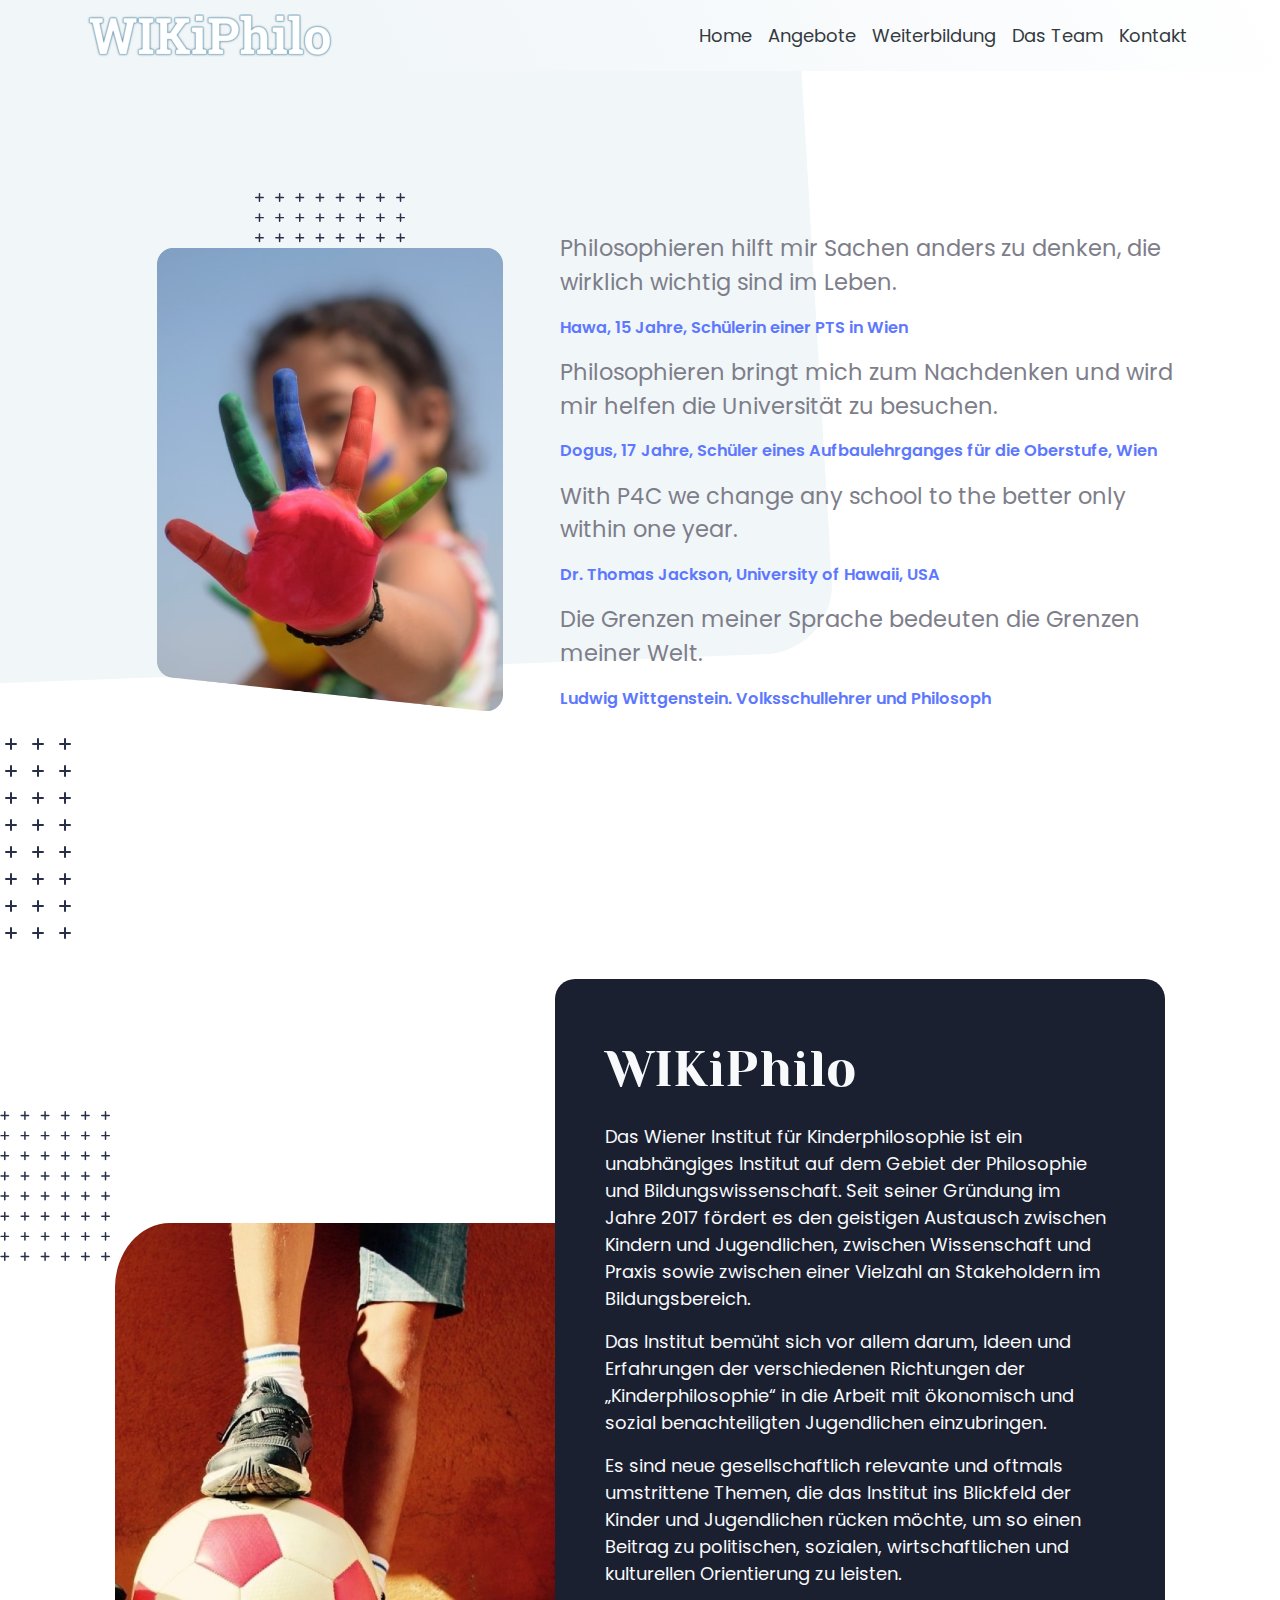
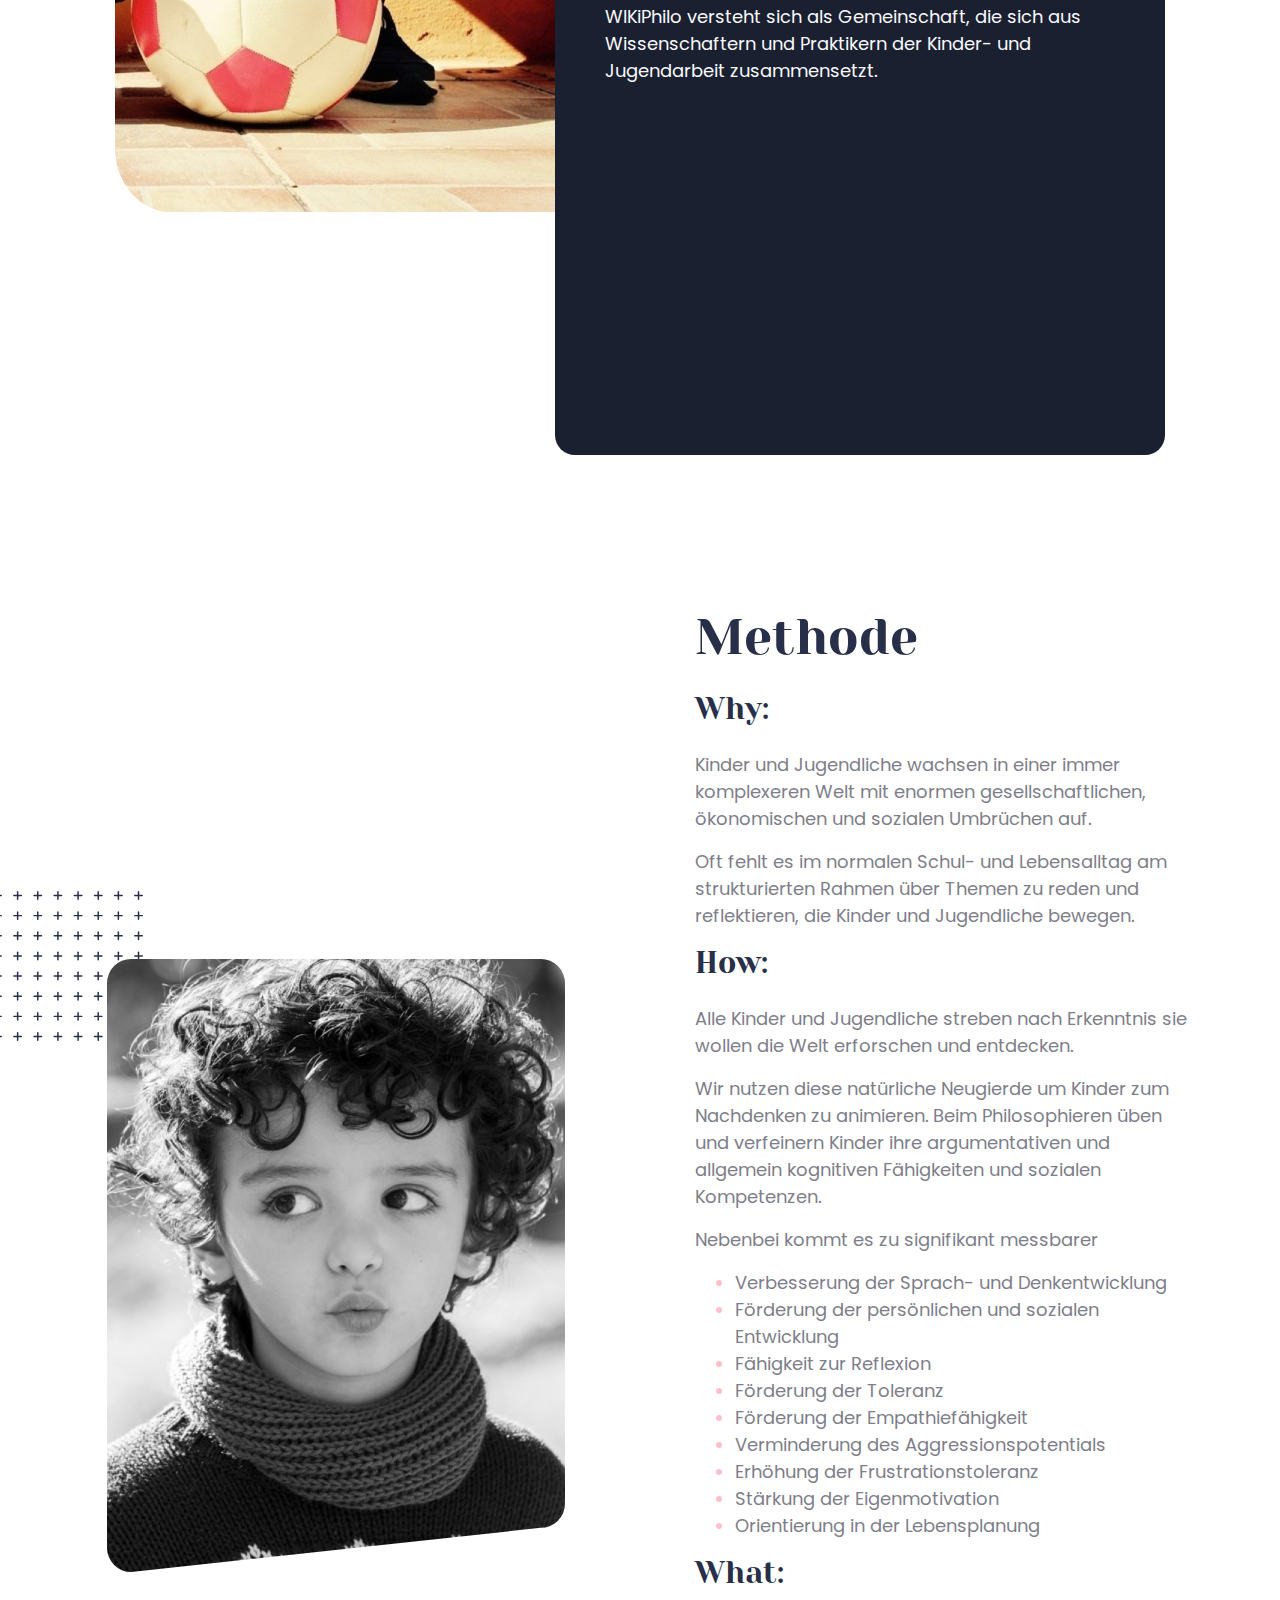
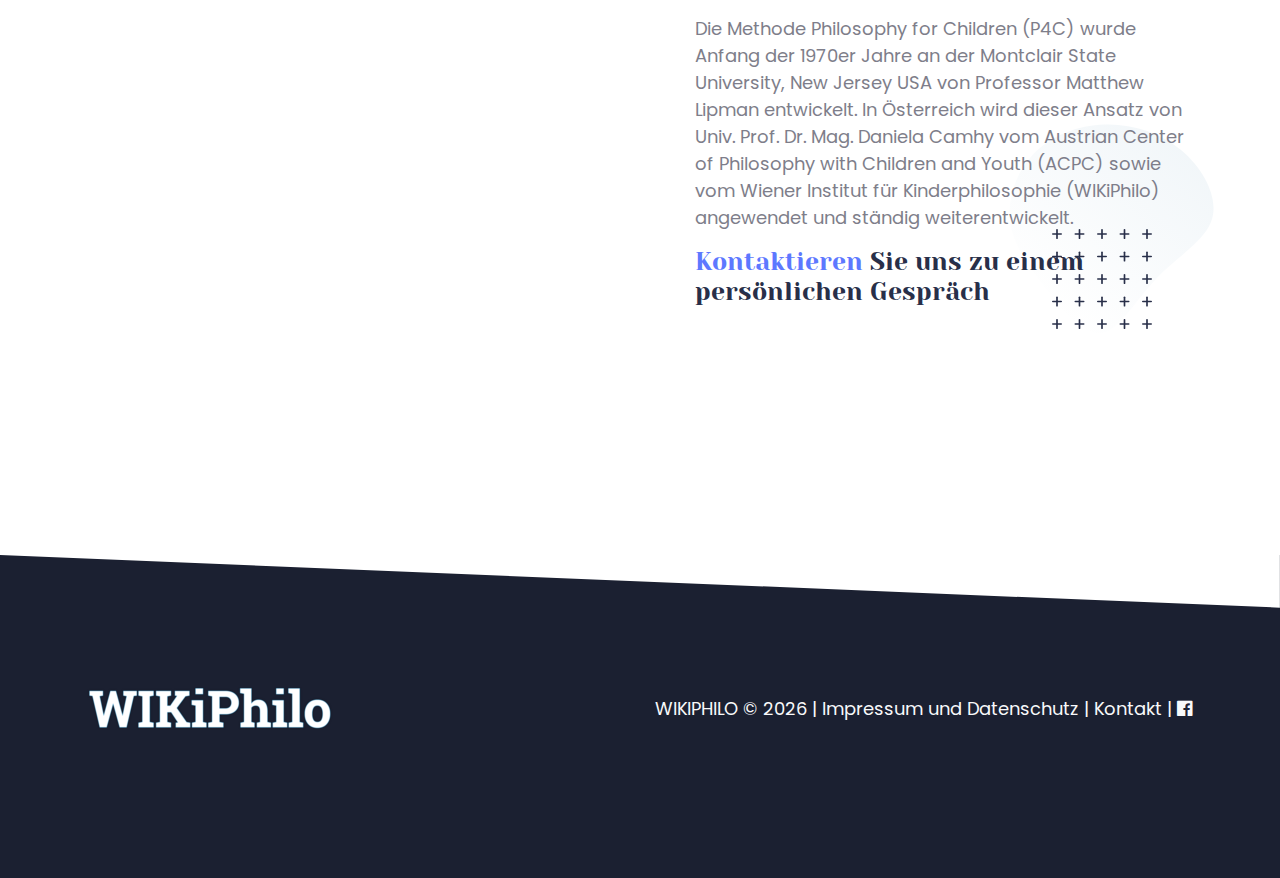
<file: index.html>
<!DOCTYPE html>
<html lang="de">

<meta http-equiv="content-type" content="text/html;charset=UTF-8" />

<head>

    <!-- 
                              !         !          
                             ! !       ! !          
                            ! . !     ! . !          
                               ^^^^^^^^^ ^            
                             ^             ^          
                           ^  (0)       (0)  ^       
                          ^        ""         ^       
                         ^   ***************    ^     
                       ^   *                 *   ^    
                      ^   *   /\   /\   /\    *    ^   
                     ^   *                     *    ^
                    ^   *   /\   /\   /\   /\   *    ^
                   ^   *                         *    ^
                   ^  *                           *   ^
                   ^  *                           *   ^
                    ^ *                           *  ^  
                     ^*                           * ^ 
                      ^ *                        * ^
                      ^  *                      *  ^
                        ^  *       ) (         * ^
                            ^^^^^^^^ ^^^^^^^^^ 
                                HI THERE!
web/dev by https://cento.red 
 -->

    <meta name="description" content="WIKiPhilo Wiener Institut für Kinderphilosophie
 ">

    <meta name="Keywords" content="WIKiPhilo Wiener Institut für Kinderphilosophie">

    <meta name="msapplication-TileColor" content="#f1f6f9">
    <meta name="theme-color" content="#f1f6f9">
   
    <meta name="msapplication-TileColor" content="#f1f6f9">


    <!-- Twitter Card data -->
    <meta name="twitter:card" content="summary_large_image">
    <meta name="twitter:title" content="WIKiPhilo Wiener Institut für Kinderphilosophie">
    <meta name="twitter:description" content="WIKiPhilo Wiener Institut für Kinderphilosophie
 ">
    <!-- Open Graph data -->
    <meta property="og:title" content="WIKiPhilo Wiener Institut für Kinderphilosophie">
    <meta property="og:type" content="product">
    <!-- Open Graph data more here-->

    <meta property="og:description" content="WIKiPhilo Wiener Institut für Kinderphilosophie
 ">
    <meta property="og:site_name" content="wikiphilo.at">

    <title>WIKiPhilo</title>

    <meta name="viewport" content="width=device-width, initial-scale=1" />
    <meta name="viewport" content="width=device-width, initial-scale=1, maximum-scale=1" />
    <link rel="stylesheet" href="plugins/font-awesome/css/font-awesome.min.css" />
    <link href="css/main.css" rel="stylesheet" />
    <link rel="icon" href="img/favicon.png" type="image/x-icon" />



</head>

<body>
    <nav class="navbar navbar-expand-lg fixed-top">
        <div class="container">
            <a href="index.html" class="navbar-brand">
                <img src="/img/logo-small.png" alt="site-logo">
            </a>
            <button type="button" class="navbar-toggler collapsed" data-toggle="collapse" data-target="#navbarCollapse">
                <span class="navbar-toggler-icon"></span>
                <span class="navbar-toggler-icon"></span>
                <span class="navbar-toggler-icon"></span>
            </button>

            <div class="collapse navbar-collapse justify-content-between" id="navbarCollapse">
                <ul class="nav navbar-nav main-navigation my-0 mx-auto">


                    <li class="nav-item">
                        <a href="index.html" class="nav-link text-dark text-sm-center p-2 scroll">Home</a>
                    </li>

                    <li class="nav-item">
                        <a href="angebote.html" class="nav-link text-dark text-sm-center p-2 scroll">Angebote</a>
                    </li>

                    <li class="nav-item">
                        <a href="weiterbildung.html"
                            class="nav-link text-dark text-sm-center p-2 scroll">Weiterbildung</a>
                    </li>

                    <li class="nav-item">
                        <a href="team.html" class="nav-link text-dark text-sm-center p-2 scroll">Das Team</a>
                    </li>

                    <li class="nav-item">
                        <a href="kontakt.html" class="nav-link text-dark text-sm-center p-2 scroll">Kontakt</a>
                    </li>
                </ul>
            </div>
        </div>
    </nav>

    <div id="content">

        <section class="hero" id="home">
            <div class="hero_background-svg">
                <svg viewBox="0 0 1437 1180">
                    <path fill="#f1f6f9" d="M0 0h1377l60 1010a120 120 0 01-120 120L0 1180z" data-name="Path 1350" />
                </svg>
            </div>
            <div class="hero_footer-svg">
                <img src="img/background/figure-svg.svg" alt="" />
            </div>
            <div class="container">
                <div class="row align-items-center">
                    <div class="col-lg-5">
                        <div class="hero_figure">
                            <div class="figure-svg">
                                <img src="img/background/figure-svg.svg" alt="figure-svg" />
                            </div>
                            <img src="img/colorful-4043709_1920.jpg" alt="hero-image" style='
                  -webkit-mask: url(img/background/hero-mask-svg.png);
                  -webkit-mask-repeat: no-repeat;
                  -webkit-mask-size: contain;
                  -webkit-mask-position: center center;
                ' />
                        </div>
                    </div>
                    <div class="col-lg-7">
                        <div class="hero_content">

                            <div class="mb-5">
                                <p>Philosophieren hilft mir Sachen anders zu denken, die wirklich wichtig sind im Leben.
                                </p>
                                <p class="philo-intro">Hawa, 15 Jahre, Schülerin einer PTS in Wien</p>
                                <p>Philosophieren bringt mich zum Nachdenken und wird mir helfen die Universität zu
                                    besuchen.</p>
                                <p class="philo-intro">Dogus, 17 Jahre, Schüler eines Aufbaulehrganges für die
                                    Oberstufe, Wien</p>
                                <p>With P4C we change any school to the better only within one year.</p>
                                <p class="philo-intro">Dr. Thomas Jackson, University of Hawaii, USA</p>
                                <p>Die Grenzen meiner Sprache bedeuten die Grenzen meiner Welt.</p>
                                <p class="philo-intro">Ludwig Wittgenstein. Volksschullehrer und Philosoph</p>

                            </div>

                        </div>
                    </div>
                 
                </div>
            </div>
        </section>





        <section class="section about" id="about">
            <div class="container">
                <div class="row">
                    <div class="col-lg-12">
                        <div class="about_content">
                            <div class="about_content-thumb">
                                <div class="about-svg">
                                    <img src="img/background/figure-svg.svg" alt="figure-svg">
                                </div>
                                <div class="about_content-thumb-image">
                                    <img src="img/boys-2769553_1920.jpg" alt="about-img" style="border-radius: 11%;">
                                </div>
                            </div>
                            <div class="about_content-inner">
                                <div class="about_content-inner-blob">
                                    <svg xmlns="http://www.w3.org/2000/svg" xmlns:xlink="http://www.w3.org/1999/xlink"
                                        viewBox="0 0 600 600">
                                        <defs>
                                            <linearGradient id="c" x1="0.929" y1="0.111" x2="0.263" y2="0.935"
                                                gradientUnits="objectBoundingBox">
                                                <stop offset="0" stop-color="#f1f6f9" />
                                                <stop offset="1" stop-color="#f1f6f9" stop-opacity="0" />
                                            </linearGradient>
                                        </defs>
                                        <g data-name="blob-shape (3)">
                                            <path class="blob" fill="url(#c)"
                                                d="M455.4 151.1c43.1 36.7 73.4 92.8 60.8 136.3-12.7 43.5-68.1 74.4-111.3 119.4-43.1 45-74 104.1-109.8 109-35.9 5-76.7-44.2-111.8-89.2-35.2-45-64.7-85.8-70.8-132.6-6-46.8 11.6-99.6 46.7-136.3 35.2-36.6 88-57.2 142.4-58.8 54.5-1.7 110.6 15.6 153.8 52.2z" />
                                        </g>
                                    </svg>
                                </div>



                                <div class="mb-4 text-light">
                                    <h2 id="about-me">WIKiPhilo</h2>
                                    <p>Das Wiener Institut für Kinderphilosophie ist ein unabhängiges Institut auf dem
                                        Gebiet der Philosophie und Bildungswissenschaft. Seit seiner Gründung im Jahre
                                        2017 fördert es den geistigen Austausch zwischen Kindern und Jugendlichen,
                                        zwischen Wissenschaft und Praxis sowie zwischen einer Vielzahl an Stakeholdern
                                        im Bildungsbereich.</p>
                                    <p> Das Institut bemüht sich vor allem darum, Ideen und Erfahrungen der
                                        verschiedenen Richtungen der „Kinderphilosophie“ in die Arbeit mit ökonomisch
                                        und sozial benachteiligten Jugendlichen einzubringen.</p>
                                    <p>Es sind neue gesellschaftlich relevante und oftmals umstrittene Themen, die das
                                        Institut ins Blickfeld der Kinder und Jugendlichen rücken möchte, um so einen
                                        Beitrag zu politischen, sozialen, wirtschaftlichen und kulturellen Orientierung
                                        zu leisten.</p>
                                    <p>WIKiPhilo versteht sich als Gemeinschaft, die sich aus Wissenschaftern und
                                        Praktikern der Kinder- und Jugendarbeit zusammensetzt.</p>






                                </div>


                                <div style="padding:56.25% 0 0 0;position:relative;"><iframe
                                        src="https://player.vimeo.com/video/418895543?byline=0&portrait=0"
                                        style="position:absolute;top:0;left:0;width:100%;height:100%;" frameborder="0" allow="fullscreen;" ></iframe></div>
                                <script src="https://player.vimeo.com/api/player.js"></script>




                            </div>



                        </div>


                    </div>



                </div>
            </div>
        </section>

        <section class="section skill">
            <div class="skill__background_shape">
                <svg xmlns="http://www.w3.org/2000/svg" xmlns:xlink="http://www.w3.org/1999/xlink"
                    viewBox="0 0 600 600">
                    <defs>
                        <linearGradient id="d" x1="0.929" y1="0.111" x2="0.263" y2="0.935"
                            gradientUnits="objectBoundingBox">
                            <stop offset="0" stop-color="#f1f6f9" />
                            <stop offset="1" stop-color="#f1f6f9" stop-opacity="0" />
                        </linearGradient>
                    </defs>
                    <g data-name="blob-shape (3)">
                        <path class="blob" fill="url(#d)"
                            d="M455.4 151.1c43.1 36.7 73.4 92.8 60.8 136.3-12.7 43.5-68.1 74.4-111.3 119.4-43.1 45-74 104.1-109.8 109-35.9 5-76.7-44.2-111.8-89.2-35.2-45-64.7-85.8-70.8-132.6-6-46.8 11.6-99.6 46.7-136.3 35.2-36.6 88-57.2 142.4-58.8 54.5-1.7 110.6 15.6 153.8 52.2z" />
                    </g>
                </svg>
            </div>
            <div class="skill__background_pattern">
                <img src="img/background/background-pattern.svg" alt="background-shape">
            </div>
            <div class="container">
                <div class="row align-items-center">
                    <div class="col-lg-6">
                        <div class="skill__thumb">
                            <div class="skill__thumb_pattern">
                                <img src="img/background/figure-svg.svg" alt="figure-svg">
                            </div>
                            <div class="skill__thumb_image">
                                <img src="img/children-1909635_1920.jpg" alt="skill-img" style='
                                        -webkit-mask: url(img/background/skill-mask-svg.svg);
                                        -webkit-mask-repeat: no-repeat;
                                        -webkit-mask-size: contain;
                                        -webkit-mask-position: center center;
                                    '>
                            </div>
                        </div>
                    </div>
                    <div class="col-lg-6">
                        <div class="skill__progress">
                            <div class="skill__progress_heading mb-5">

                                <h2 id="why-hire-me-for-your-next-project">Methode</h2>
                                <h3>Why:</h3>
                                <p>Kinder und Jugendliche wachsen in einer immer komplexeren Welt mit enormen
                                    gesellschaftlichen, ökonomischen und sozialen Umbrüchen auf. </p>
                                <p>Oft fehlt es im normalen Schul- und Lebensalltag am strukturierten Rahmen über Themen
                                    zu reden und reflektieren, die Kinder und Jugendliche bewegen.</p>
                                <h3>How: </h3>
                                <p>Alle Kinder und Jugendliche streben nach Erkenntnis sie wollen die Welt erforschen
                                    und entdecken. </p>
                                <p>Wir nutzen diese natürliche Neugierde um Kinder zum Nachdenken zu animieren. Beim
                                    Philosophieren üben und verfeinern Kinder ihre argumentativen und allgemein
                                    kognitiven Fähigkeiten und sozialen Kompetenzen. </p>
                                <p>Nebenbei kommt es zu signifikant messbarer</p>
                                <ul>
                                    <li>Verbesserung der Sprach- und Denkentwicklung</li>
                                    <li>Förderung der persönlichen und sozialen Entwicklung</li>
                                    <li>Fähigkeit zur Reflexion</li>
                                    <li>Förderung der Toleranz</li>
                                    <li>Förderung der Empathiefähigkeit</li>
                                    <li>Verminderung des Aggressionspotentials </li>
                                    <li>Erhöhung der Frustrationstoleranz</li>
                                    <li>Stärkung der Eigenmotivation </li>
                                    <li>Orientierung in der Lebensplanung</li>
                                </ul>
                                <h3>What:</h3>
                                <p>Die Methode Philosophy for Children (P4C) wurde Anfang der 1970er Jahre an der
                                    Montclair State University, New Jersey USA von Professor Matthew Lipman entwickelt.
                                    In Österreich wird dieser Ansatz von Univ. Prof. Dr. Mag. Daniela Camhy vom Austrian
                                    Center of Philosophy with Children and Youth (ACPC) sowie vom Wiener Institut für
                                    Kinderphilosophie (WIKiPhilo) angewendet und ständig weiterentwickelt.</p>
                                <h4><a href="kontakt.html">Kontaktieren</a> Sie uns zu einem persönlichen Gespräch</h4>
                            </div>




                        </div>
                    </div>
                </div>
            </div>
        </section>


    </div>

    <section class="footer" id="contact">
        <div class="footer__background_shape">
            <svg viewBox="0 0 1920 79">
                <path d="M0 0h1920v79L0 0z" data-name="Path 1450" />
            </svg>
        </div>
        <div class="container">

            <div class="row footer__widget">
                <div class="col-lg-6">
                    <div class="footer__widget_logo mb-5">
                        <img src="/img/logo-small.png" alt="widget-logo">
                    </div>
                </div>
                <div class="col-lg-6">
                    <div class="footer__footer_copy text-light" >
                        <p> <a class="footer-link" href="https://wikiphilo.at" title="Home">WIKIPHILO</a> ©
                            <script>document.write(new Date().getFullYear());</script> | <a class="footer-link" href="impressum.html"
                                title="Impressum">Impressum und Datenschutz</a> | <a class="footer-link" href="kontakt.html"
                                title="Kontakt">Kontakt</a> | <a class="footer-link" href="https://www.facebook.com/WikiphiloAT/"
                                title="FB"><i class="fa fa-facebook-official" aria-hidden="true"></i></a>
                        </p>
                    </div>
                </div>

            </div>

        </div>
    </section>
    <script src="plugins/jQuery/jquery.min.js"></script>
    <script src="plugins/bootstrap/bootstrap.min.js"></script>

</body>

</html>
</file>
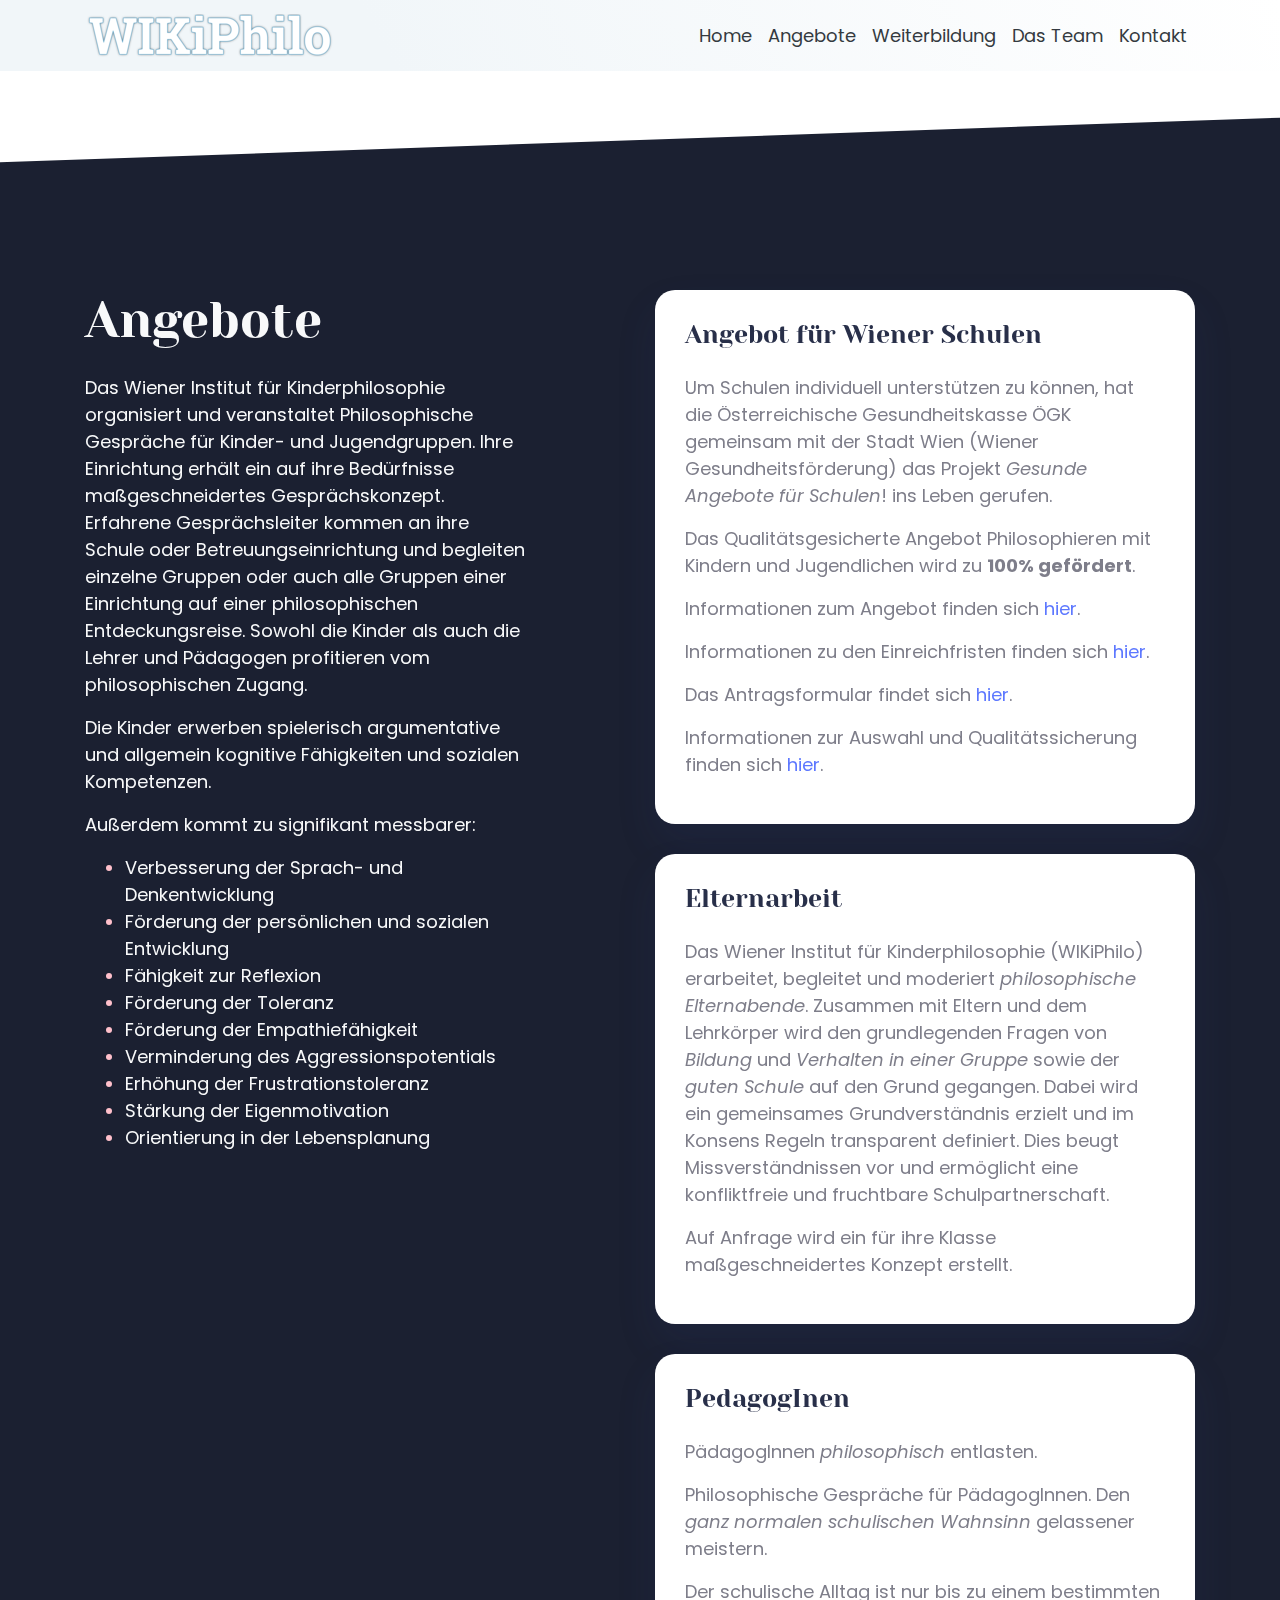
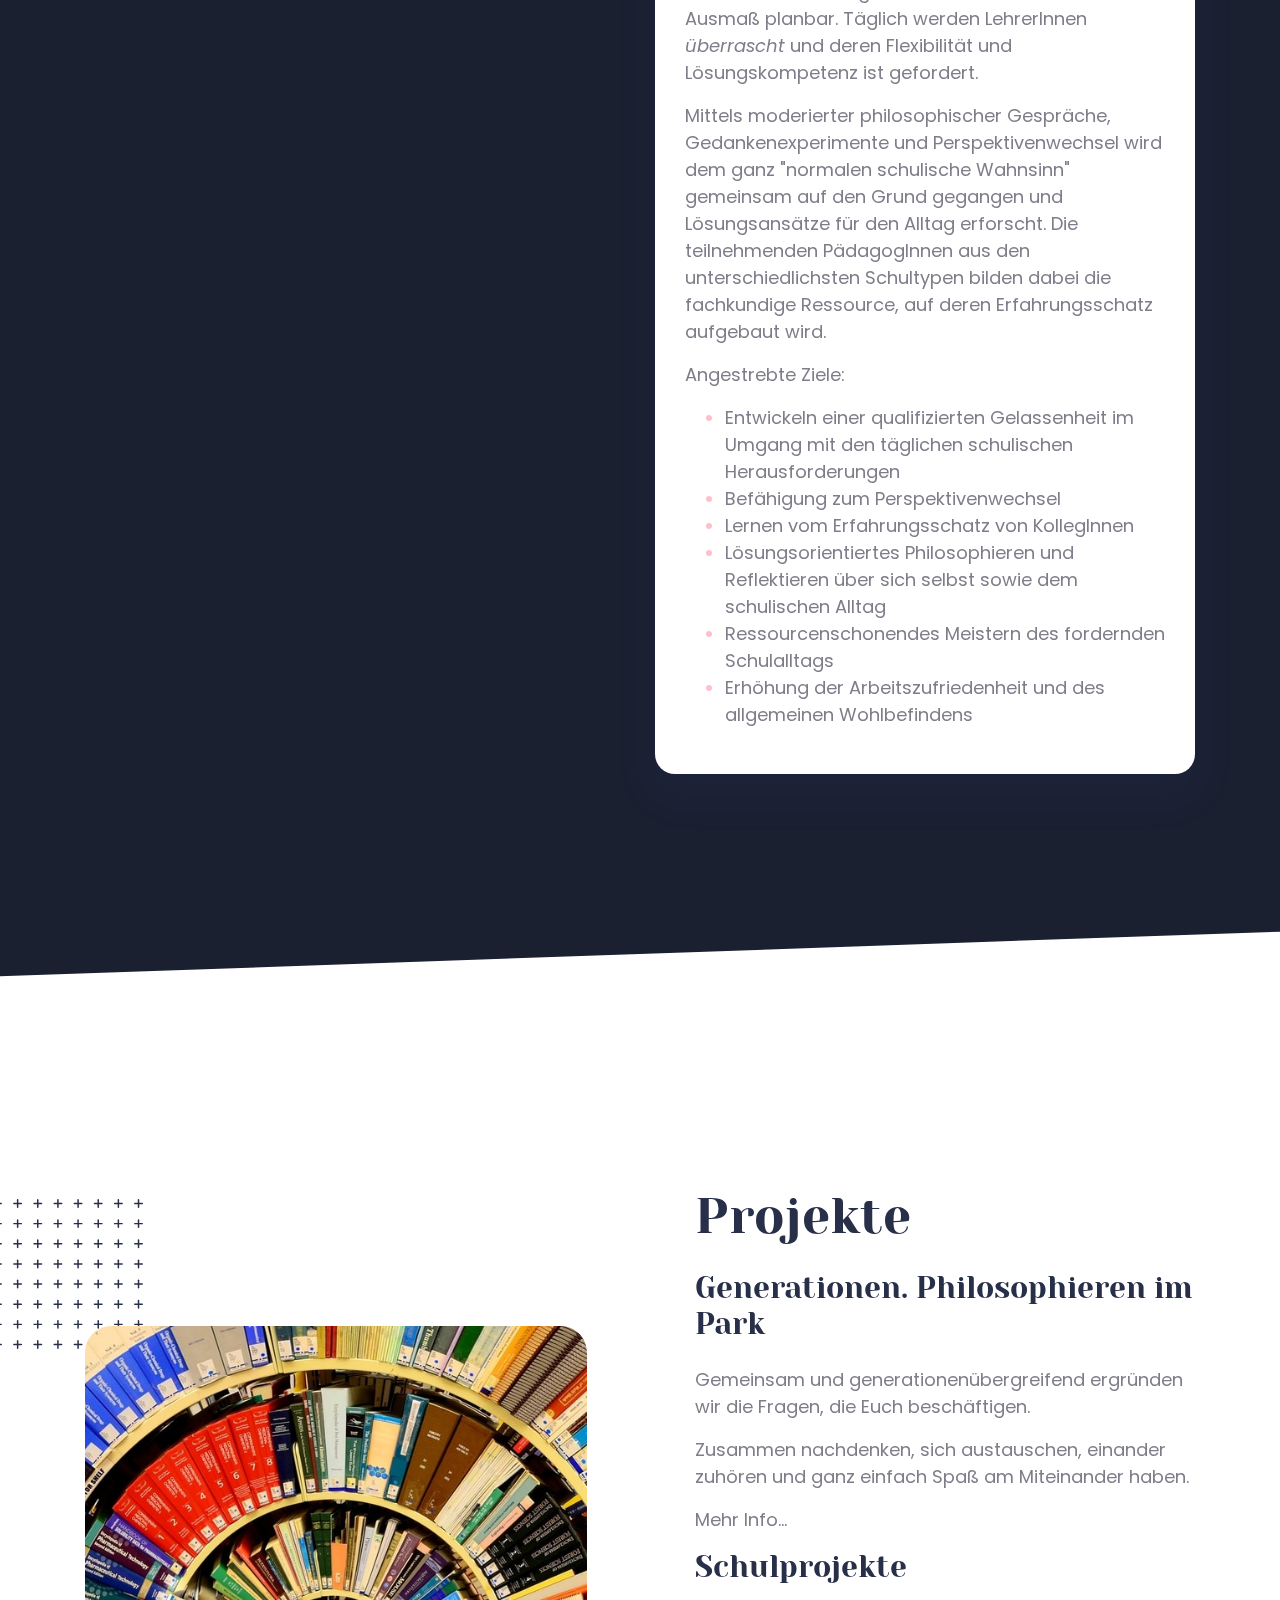
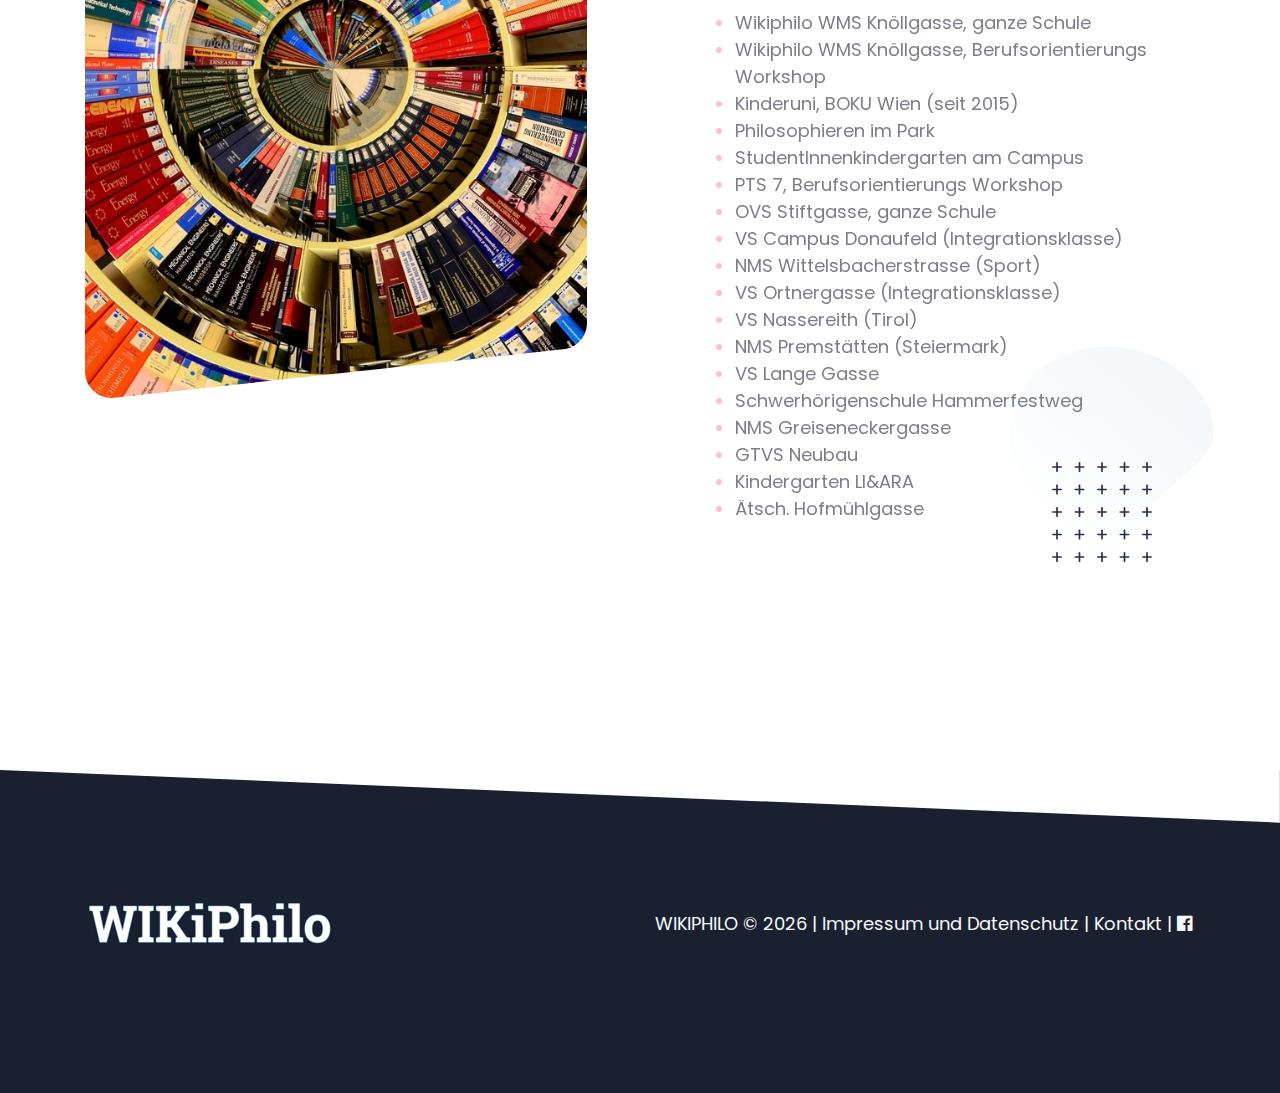
<file: angebote.html>
<!DOCTYPE html>
<html lang="de">

<meta http-equiv="content-type" content="text/html;charset=UTF-8" />

<head>

    <!-- 
                              !         !          
                             ! !       ! !          
                            ! . !     ! . !          
                               ^^^^^^^^^ ^            
                             ^             ^          
                           ^  (0)       (0)  ^       
                          ^        ""         ^       
                         ^   ***************    ^     
                       ^   *                 *   ^    
                      ^   *   /\   /\   /\    *    ^   
                     ^   *                     *    ^
                    ^   *   /\   /\   /\   /\   *    ^
                   ^   *                         *    ^
                   ^  *                           *   ^
                   ^  *                           *   ^
                    ^ *                           *  ^  
                     ^*                           * ^ 
                      ^ *                        * ^
                      ^  *                      *  ^
                        ^  *       ) (         * ^
                            ^^^^^^^^ ^^^^^^^^^ 
                                HI THERE!
web/dev by https://cento.red 
 -->

    <meta name="description" content="WIKiPhilo Wiener Institut für Kinderphilosophie
 ">

    <meta name="Keywords" content="WIKiPhilo Wiener Institut für Kinderphilosophie">

    <meta name="msapplication-TileColor" content="#f1f6f9">
    <meta name="theme-color" content="#f1f6f9">
   
    <meta name="msapplication-TileColor" content="#f1f6f9">


    <!-- Twitter Card data -->
    <meta name="twitter:card" content="summary_large_image">
    <meta name="twitter:title" content="WIKiPhilo Wiener Institut für Kinderphilosophie">
    <meta name="twitter:description" content="WIKiPhilo Wiener Institut für Kinderphilosophie
 ">
    <!-- Open Graph data -->
    <meta property="og:title" content="WIKiPhilo Wiener Institut für Kinderphilosophie">
    <meta property="og:type" content="product">
    <!-- Open Graph data more here-->

    <meta property="og:description" content="WIKiPhilo Wiener Institut für Kinderphilosophie
 ">
    <meta property="og:site_name" content="wikiphilo.at">

    <title>Angebote</title>

    <meta name="viewport" content="width=device-width, initial-scale=1" />
    <meta name="viewport" content="width=device-width, initial-scale=1, maximum-scale=1" />
    <link rel="stylesheet" href="plugins/font-awesome/css/font-awesome.min.css" />
    <link href="css/main.css" rel="stylesheet" />
    <link rel="icon" href="img/favicon.png" type="image/x-icon" />



</head>

<body>
    <nav class="navbar navbar-expand-lg fixed-top">
        <div class="container">
            <a href="index.html" class="navbar-brand">
                <img src="/img/logo-small.png" alt="site-logo">
            </a>
            <button type="button" class="navbar-toggler collapsed" data-toggle="collapse" data-target="#navbarCollapse">
                <span class="navbar-toggler-icon"></span>
                <span class="navbar-toggler-icon"></span>
                <span class="navbar-toggler-icon"></span>
            </button>

            <div class="collapse navbar-collapse justify-content-between" id="navbarCollapse">
                <ul class="nav navbar-nav main-navigation my-0 mx-auto">


                    <li class="nav-item">
                        <a href="index.html" class="nav-link text-dark text-sm-center p-2 scroll">Home</a>
                    </li>

                    <li class="nav-item">
                        <a href="angebote.html" class="nav-link text-dark text-sm-center p-2 scroll">Angebote</a>
                    </li>

                    <li class="nav-item">
                        <a href="weiterbildung.html"
                            class="nav-link text-dark text-sm-center p-2 scroll">Weiterbildung</a>
                    </li>

                    <li class="nav-item">
                        <a href="team.html" class="nav-link text-dark text-sm-center p-2 scroll">Das Team</a>
                    </li>

                    <li class="nav-item">
                        <a href="kontakt.html" class="nav-link text-dark text-sm-center p-2 scroll">Kontakt</a>
                    </li>
                </ul>
            </div>
        </div>
    </nav>

    <div id="content" style="padding-top: 140px;">


        <section class="section resume" id="resume">
            <div class="resume__background"></div>
            <div class="container">
                <div class="row">
                    <div class="col-lg-6">
                        <div class="resume__heading">
                            <div class="text-light">

                                <h2 id="my-expertises">Angebote</h2>

                               
                                <p>Das Wiener Institut für
                                    Kinderphilosophie organisiert und veranstaltet Philosophische Gespräche für Kinder- und
                                    Jugendgruppen. Ihre Einrichtung erhält ein auf ihre Bedürfnisse maßgeschneidertes
                                    Gesprächskonzept. Erfahrene Gesprächsleiter kommen an ihre Schule oder
                                    Betreuungseinrichtung und begleiten einzelne Gruppen oder auch alle Gruppen einer
                                    Einrichtung auf einer philosophischen Entdeckungsreise. Sowohl die Kinder als auch die
                                    Lehrer und Pädagogen profitieren vom philosophischen Zugang.</p>
                                    <p>Die Kinder erwerben spielerisch argumentative und allgemein kognitive Fähigkeiten und
                                        sozialen Kompetenzen.</p>
                                        <p>
                                        Außerdem kommt zu signifikant messbarer:</p>
                                    <ul>

                                        <li>Verbesserung der Sprach- und Denkentwicklung</li>
                                        <li>Förderung der persönlichen und sozialen Entwicklung</li>
                                        <li>Fähigkeit zur Reflexion</li>
                                        <li>Förderung der Toleranz</li>
                                        <li>Förderung der Empathiefähigkeit</li>
                                        <li>Verminderung des Aggressionspotentials </li>
                                        <li>Erhöhung der Frustrationstoleranz</li>
                                        <li>Stärkung der Eigenmotivation </li>
                                        <li>Orientierung in der Lebensplanung</li>

                                    </ul>


                            </div>


                        </div>
                    </div>
                    <div class="col-lg-6">
                        <div class="tab-content ">
                            <div class="resume__education tab-pane active" id="education">


                                <div class="resume__education_item">
                                    
                                    <h4 id="master-in-arts">Angebot für Wiener Schulen</h4>
                                    <p>Um Schulen individuell unterstützen zu können, hat die Österreichische
                                        Gesundheitskasse ÖGK gemeinsam mit der Stadt Wien (Wiener Gesundheitsförderung) das
                                        Projekt <i>Gesunde Angebote für Schulen</i>! ins Leben gerufen. </p>
                                    <p> Das Qualitätsgesicherte Angebot Philosophieren mit Kindern und Jugendlichen wird zu <b>100% gefördert</b>.</p>
                                    <p> Informationen zum Angebot finden sich <a target="_blank"
                                            href="https://www.gesundheitskasse.at/cdscontent/?contentid=10007.837340&amp;portal=oegkwportal&amp;view%20mode=content">hier</a>.
                                    </p>
                                    <p>Informationen zu den Einreichfristen finden sich <a target="_blank"
                                            href="https://www.gesundheitskasse.at/cdscontent/?contentid=10007.837435&amp;viewmode=content">hier</a>.
                                    </p>
                                    <p>Das Antragsformular findet sich <a target="_blank"
                                            href="https://www.gesundheitskasse.at/cdscontent/load?contentid=10008.704543&amp;version=1575276211)">hier</a>.
                                    </p>
                                    <p>Informationen zur Auswahl und Qualitätssicherung finden sich <a target="_blank"
                                            href="https://www.gesundheitskasse.at/cdscontent/?contentid=10007.837173&amp;portal=oegkwportal&amp;view%0Amode=content">hier</a>.
                                    </p>
                                   

                                </div>

                                <div class="resume__education_item">
                                    <h4 id="master-in-arts">Elternarbeit </h4>
                                    <p>Das Wiener Institut für Kinderphilosophie (WIKiPhilo) erarbeitet, begleitet und moderiert <i>philosophische Elternabende</i>. Zusammen mit Eltern und dem Lehrkörper wird den grundlegenden Fragen von <i>Bildung</i> und <i>Verhalten in einer Gruppe</i> sowie der <i>guten Schule</i> auf den Grund gegangen. Dabei wird ein gemeinsames Grundverständnis erzielt und im Konsens Regeln transparent definiert. Dies beugt Missverständnissen vor und ermöglicht eine konfliktfreie und fruchtbare Schulpartnerschaft.</p>
                                    <p class="testimonial__slider_item-content">Auf Anfrage wird ein für ihre Klasse maßgeschneidertes Konzept erstellt.</p>

                                </div>
                                <div class="resume__education_item">
                                    <h4 id="master-in-arts">PedagogInen</h4>
                                    <p>PädagogInnen <i>philosophisch</i> entlasten.
                                    </p>
                                    <p>Philosophische Gespräche für PädagogInnen. Den <i>ganz normalen schulischen Wahnsinn
                                        </i>gelassener meistern. </p>
                                    <p>Der schulische Alltag ist nur bis zu einem bestimmten Ausmaß planbar. Täglich werden
                                        LehrerInnen <i>überrascht</i> und deren Flexibilität und Lösungskompetenz ist
                                        gefordert. </p>
                                    <p>Mittels moderierter philosophischer Gespräche, Gedankenexperimente und
                                        Perspektivenwechsel wird dem ganz "normalen schulische Wahnsinn" gemeinsam auf den
                                        Grund gegangen und Lösungsansätze für den Alltag erforscht. Die teilnehmenden
                                        PädagogInnen aus den unterschiedlichsten Schultypen bilden dabei die fachkundige
                                        Ressource, auf deren Erfahrungsschatz aufgebaut wird. </p>
    
                                    <p>Angestrebte Ziele: </p>
                                    <ul>
                                        <li>Entwickeln einer qualifizierten Gelassenheit im Umgang mit den täglichen
                                            schulischen Herausforderungen</li>
                                        <li>Befähigung zum Perspektivenwechsel</li>
                                        <li>Lernen vom Erfahrungsschatz von KollegInnen</li>
                                        <li>Lösungsorientiertes Philosophieren und Reflektieren über sich selbst sowie dem
                                            schulischen Alltag</li>
                                        <li>Ressourcenschonendes Meistern des fordernden Schulalltags</li>
                                        <li>Erhöhung der Arbeitszufriedenheit und des allgemeinen Wohlbefindens</li>
                                    </ul>
                                    </p>

                                </div>
                                
                            </div>
                        </div>
                    </div>
                </div>
            </div>
        </section>




        <section class="section skill">
            <div class="skill__background_shape">
                <svg xmlns="http://www.w3.org/2000/svg" xmlns:xlink="http://www.w3.org/1999/xlink"
                    viewBox="0 0 600 600">
                    <defs>
                        <linearGradient id="d" x1="0.929" y1="0.111" x2="0.263" y2="0.935"
                            gradientUnits="objectBoundingBox">
                            <stop offset="0" stop-color="#f1f6f9" />
                            <stop offset="1" stop-color="#f1f6f9" stop-opacity="0" />
                        </linearGradient>
                    </defs>
                    <g data-name="blob-shape (3)">
                        <path class="blob" fill="url(#d)"
                            d="M455.4 151.1c43.1 36.7 73.4 92.8 60.8 136.3-12.7 43.5-68.1 74.4-111.3 119.4-43.1 45-74 104.1-109.8 109-35.9 5-76.7-44.2-111.8-89.2-35.2-45-64.7-85.8-70.8-132.6-6-46.8 11.6-99.6 46.7-136.3 35.2-36.6 88-57.2 142.4-58.8 54.5-1.7 110.6 15.6 153.8 52.2z" />
                    </g>
                </svg>
            </div>
            <div class="skill__background_pattern">
                <img src="img/background/background-pattern.svg" alt="background-shape">
            </div>
            <div class="container">
                <div class="row align-items-center">
                    <div class="col-lg-6">
                        <div class="skill__thumb">
                            <div class="skill__thumb_pattern">
                                <img src="img/background/figure-svg.svg" alt="figure-svg">
                            </div>
                            <div class="skill__thumb_image">
                                <img src="img/library.jpg" alt="skill-img" style='
                                        -webkit-mask: url(img/background/skill-mask-svg.svg);
                                        -webkit-mask-repeat: no-repeat;
                                        -webkit-mask-size: contain;
                                        -webkit-mask-position: center center;
                                    '>
                            </div>
                        </div>
                    </div>
                    <div class="col-lg-6">
                        <div class="skill__progress">
                            <div class="skill__progress_heading mb-5">

                                <h2 id="why-hire-me-for-your-next-project">Projekte</h2>
                                <h3>Generationen. Philosophieren im Park</h3>
                                <p>Gemeinsam und generationenübergreifend ergründen wir die Fragen, die Euch beschäftigen.</p>
                                <p>Zusammen nachdenken, sich austauschen, einander zuhören und ganz einfach Spaß am Miteinander haben.</p>
                               <p>Mehr Info...</p>

                                <h3>Schulprojekte</h3>
                                <ul>
                                    <li>Wikiphilo WMS Knöllgasse, ganze Schule</li>
                                    <li>Wikiphilo WMS Knöllgasse, Berufsorientierungs Workshop</li>
                                    <li>Kinderuni, BOKU Wien (seit 2015)</li>
                                    <li>Philosophieren im Park</li>
                                    <li>StudentInnenkindergarten am Campus</li>
                                    <li>PTS 7, Berufsorientierungs Workshop</li>
                                    <li>OVS Stiftgasse, ganze Schule</li>
                                    <li>VS Campus Donaufeld (Integrationsklasse)</li>
                                    <li>NMS Wittelsbacherstrasse (Sport)</li>
                                    <li>VS Ortnergasse (Integrationsklasse)</li>
                                    <li>VS Nassereith (Tirol)</li>
                                    <li>NMS Premstätten (Steiermark)</li>
                                    <li>VS Lange Gasse</li>
                                    <li>Schwerhörigenschule Hammerfestweg</li>
                                    <li>NMS Greiseneckergasse</li>
                                    <li>GTVS Neubau</li>
                                    <li> Kindergarten LI&ARA </li>
                                    <li> Ätsch. Hofmühlgasse </li> 
                                  </ul>

                            </div>




                        </div>
                    </div>
                </div>
            </div>
        </section>

    </div> 
    <section class="footer" id="contact">
        <div class="footer__background_shape">
            <svg viewBox="0 0 1920 79">
                <path d="M0 0h1920v79L0 0z" data-name="Path 1450" />
            </svg>
        </div>
        <div class="container">

            <div class="row footer__widget">
                <div class="col-lg-6">
                    <div class="footer__widget_logo mb-5">
                        <img src="/img/logo-small.png" alt="widget-logo">
                    </div>
                </div>
                <div class="col-lg-6">
                    <div class="footer__footer_copy text-light" >
                        <p> <a class="footer-link" href="https://wikiphilo.at" title="Home">WIKIPHILO</a> ©
                            <script>document.write(new Date().getFullYear());</script> | <a class="footer-link" href="impressum.html"
                                title="Impressum">Impressum und Datenschutz</a> | <a class="footer-link" href="kontakt.html"
                                title="Kontakt">Kontakt</a> | <a class="footer-link" href="https://www.facebook.com/WikiphiloAT/"
                                title="FB"><i class="fa fa-facebook-official" aria-hidden="true"></i></a>
                        </p>
                    </div>
                </div>

            </div>

        </div>
    </section>
    <script src="plugins/jQuery/jquery.min.js"></script>
    <script src="plugins/bootstrap/bootstrap.min.js"></script>

</body>

</html>
</file>
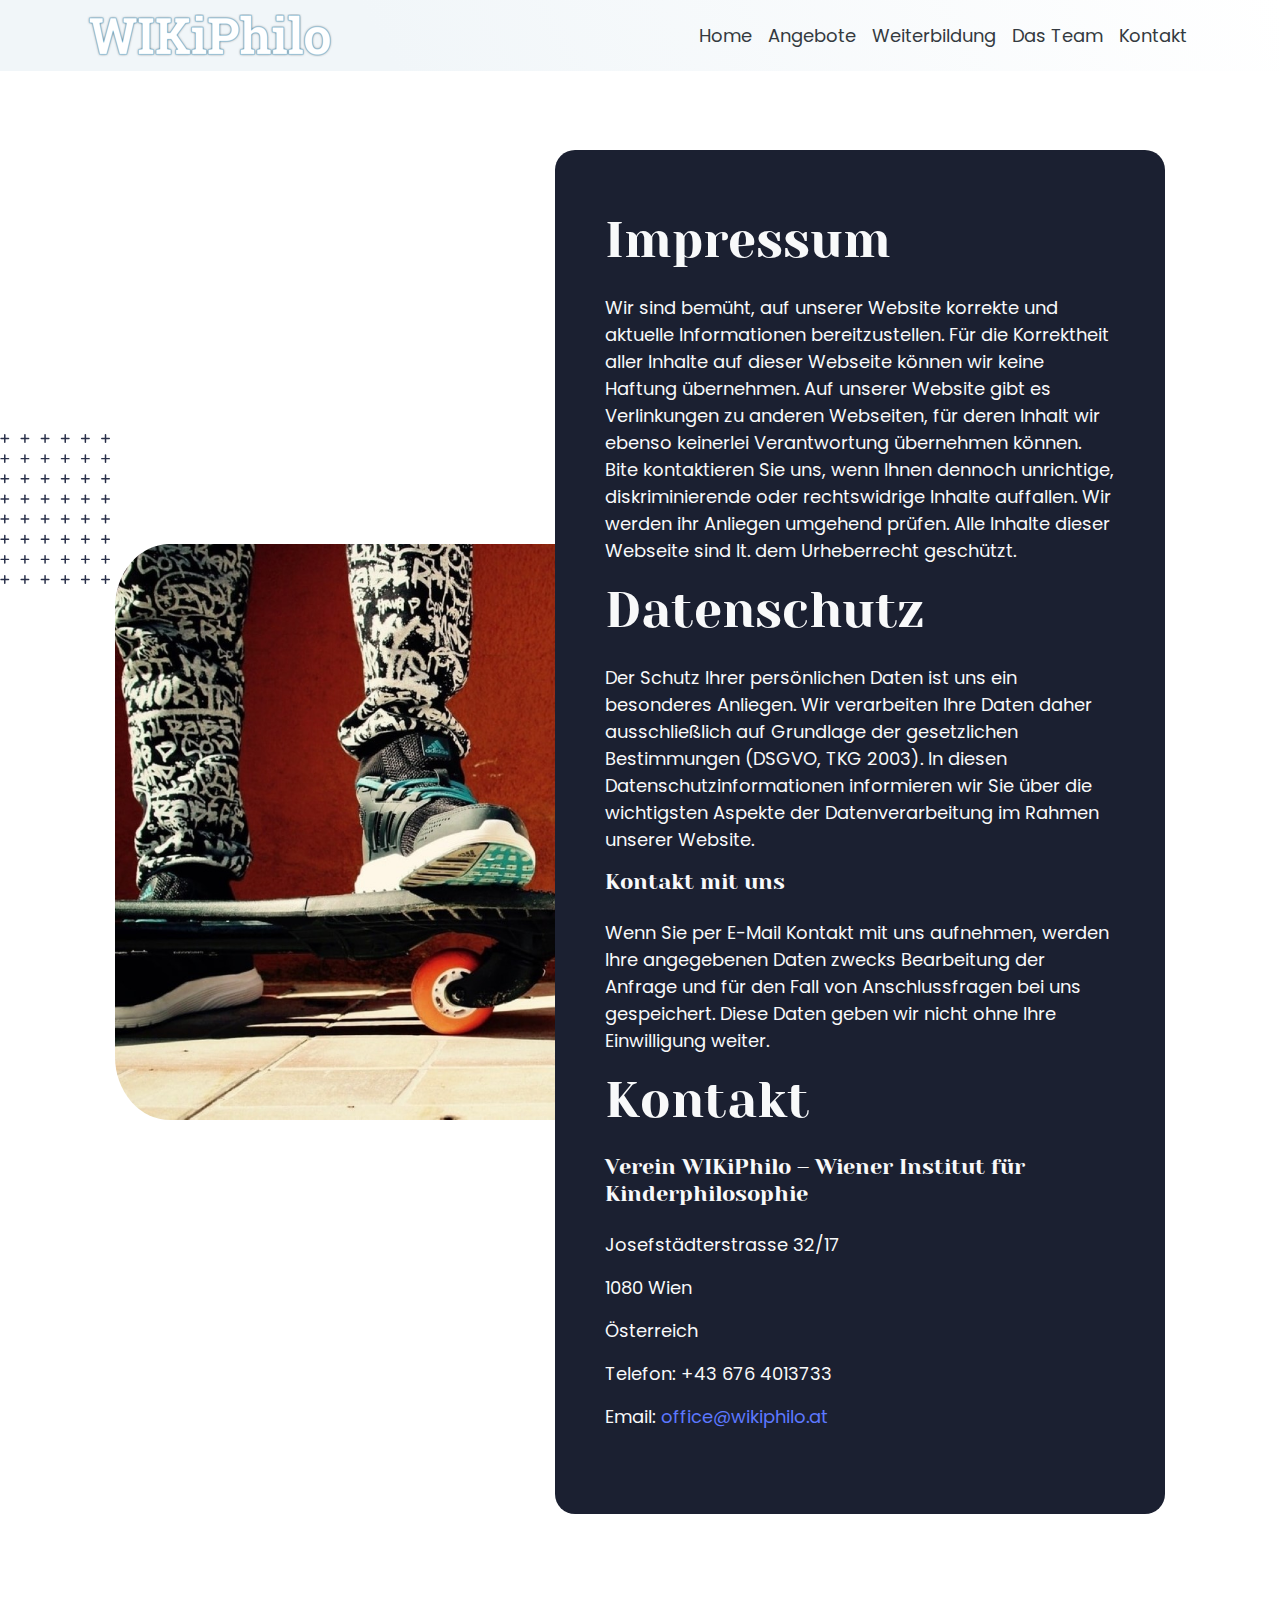
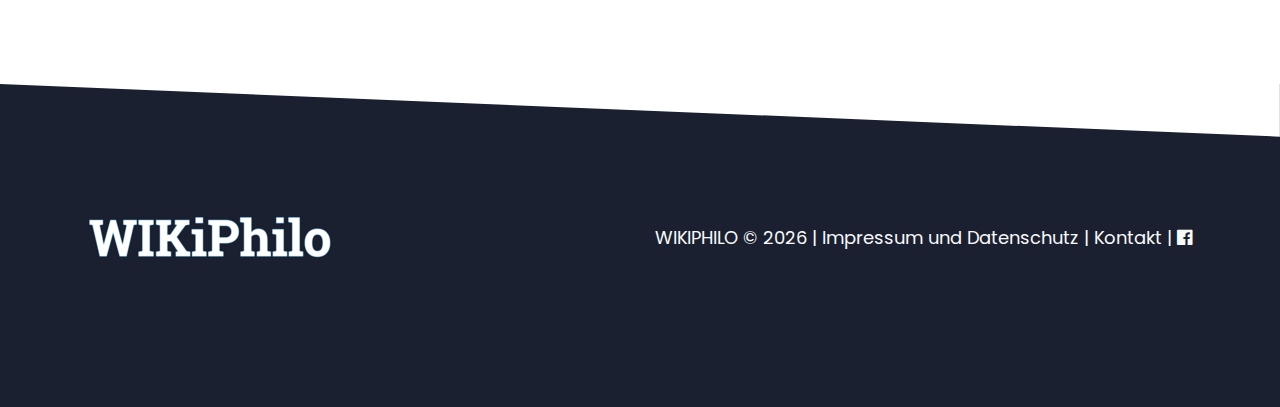
<file: impressum.html>
<!DOCTYPE html>
<html lang="de">

<meta http-equiv="content-type" content="text/html;charset=UTF-8" />

<head>

    <!-- 
                              !         !          
                             ! !       ! !          
                            ! . !     ! . !          
                               ^^^^^^^^^ ^            
                             ^             ^          
                           ^  (0)       (0)  ^       
                          ^        ""         ^       
                         ^   ***************    ^     
                       ^   *                 *   ^    
                      ^   *   /\   /\   /\    *    ^   
                     ^   *                     *    ^
                    ^   *   /\   /\   /\   /\   *    ^
                   ^   *                         *    ^
                   ^  *                           *   ^
                   ^  *                           *   ^
                    ^ *                           *  ^  
                     ^*                           * ^ 
                      ^ *                        * ^
                      ^  *                      *  ^
                        ^  *       ) (         * ^
                            ^^^^^^^^ ^^^^^^^^^ 
                                HI THERE!
web/dev by https://cento.red 
 -->

    <meta name="description" content="WIKiPhilo Wiener Institut für Kinderphilosophie
 ">

    <meta name="Keywords" content="WIKiPhilo Wiener Institut für Kinderphilosophie">

    <meta name="msapplication-TileColor" content="#f1f6f9">
    <meta name="theme-color" content="#f1f6f9">
   
    <meta name="msapplication-TileColor" content="#f1f6f9">


    <!-- Twitter Card data -->
    <meta name="twitter:card" content="summary_large_image">
    <meta name="twitter:title" content="WIKiPhilo Wiener Institut für Kinderphilosophie">
    <meta name="twitter:description" content="WIKiPhilo Wiener Institut für Kinderphilosophie
 ">
    <!-- Open Graph data -->
    <meta property="og:title" content="WIKiPhilo Wiener Institut für Kinderphilosophie">
    <meta property="og:type" content="product">
    <!-- Open Graph data more here-->

    <meta property="og:description" content="WIKiPhilo Wiener Institut für Kinderphilosophie
 ">
    <meta property="og:site_name" content="wikiphilo.at">

    <title>Impressum</title>

    <meta name="viewport" content="width=device-width, initial-scale=1" />
    <meta name="viewport" content="width=device-width, initial-scale=1, maximum-scale=1" />
    <link rel="stylesheet" href="plugins/font-awesome/css/font-awesome.min.css" />
    <link href="css/main.css" rel="stylesheet" />
    <link rel="icon" href="img/favicon.png" type="image/x-icon" />



</head>

<body>
    <nav class="navbar navbar-expand-lg fixed-top">
        <div class="container">
            <a href="index.html" class="navbar-brand">
                <img src="/img/logo-small.png" alt="site-logo">
            </a>
            <button type="button" class="navbar-toggler collapsed" data-toggle="collapse" data-target="#navbarCollapse">
                <span class="navbar-toggler-icon"></span>
                <span class="navbar-toggler-icon"></span>
                <span class="navbar-toggler-icon"></span>
            </button>

            <div class="collapse navbar-collapse justify-content-between" id="navbarCollapse">
                <ul class="nav navbar-nav main-navigation my-0 mx-auto">


                    <li class="nav-item">
                        <a href="index.html" class="nav-link text-dark text-sm-center p-2 scroll">Home</a>
                    </li>

                    <li class="nav-item">
                        <a href="angebote.html" class="nav-link text-dark text-sm-center p-2 scroll">Angebote</a>
                    </li>

                    <li class="nav-item">
                        <a href="weiterbildung.html"
                            class="nav-link text-dark text-sm-center p-2 scroll">Weiterbildung</a>
                    </li>

                    <li class="nav-item">
                        <a href="team.html" class="nav-link text-dark text-sm-center p-2 scroll">Das Team</a>
                    </li>

                    <li class="nav-item">
                        <a href="kontakt.html" class="nav-link text-dark text-sm-center p-2 scroll">Kontakt</a>
                    </li>
                </ul>
            </div>
        </div>
    </nav>

    <div id="content">







        <section class="section about" id="about" style="padding-top: 150px;">
            <div class="container">
                <div class="row">
                    <div class="col-lg-12">
                        <div class="about_content">
                            <div class="about_content-thumb">
                                <div class="about-svg">
                                    <img src="img/background/figure-svg.svg" alt="figure-svg">
                                </div>
                                <div class="about_content-thumb-image">
                                    <img src="img/boys-2769553_19202.jpg" alt="about-img" style="border-radius: 11%;">
                                </div>
                            </div>
                            <div class="about_content-inner">
                                <div class="about_content-inner-blob">
                                    <svg xmlns="http://www.w3.org/2000/svg" xmlns:xlink="http://www.w3.org/1999/xlink"
                                        viewBox="0 0 600 600">
                                        <defs>
                                            <linearGradient id="c" x1="0.929" y1="0.111" x2="0.263" y2="0.935"
                                                gradientUnits="objectBoundingBox">
                                                <stop offset="0" stop-color="#f1f6f9" />
                                                <stop offset="1" stop-color="#f1f6f9" stop-opacity="0" />
                                            </linearGradient>
                                        </defs>
                                        <g data-name="blob-shape (3)">
                                            <path class="blob" fill="url(#c)"
                                                d="M455.4 151.1c43.1 36.7 73.4 92.8 60.8 136.3-12.7 43.5-68.1 74.4-111.3 119.4-43.1 45-74 104.1-109.8 109-35.9 5-76.7-44.2-111.8-89.2-35.2-45-64.7-85.8-70.8-132.6-6-46.8 11.6-99.6 46.7-136.3 35.2-36.6 88-57.2 142.4-58.8 54.5-1.7 110.6 15.6 153.8 52.2z" />
                                        </g>
                                    </svg>
                                </div>



                                <div class="mb-4 text-light">
                                    <h2 class="text-light">Impressum</h2>
                                    <p>Wir sind bemüht, auf unserer Website korrekte und aktuelle Informationen bereitzustellen. Für die Korrektheit aller Inhalte auf dieser Webseite können wir keine Haftung übernehmen. Auf unserer Website gibt es Verlinkungen zu anderen Webseiten, für deren Inhalt wir ebenso keinerlei Verantwortung übernehmen können. Bite kontaktieren Sie uns, wenn Ihnen dennoch unrichtige, diskriminierende oder rechtswidrige Inhalte auffallen. Wir werden ihr Anliegen umgehend prüfen.

                                        Alle Inhalte dieser Webseite sind lt. dem Urheberrecht geschützt.</p>

                                        <h2 class="text-light">Datenschutz</h2>
                                        <p>Der Schutz Ihrer persönlichen Daten ist uns ein besonderes Anliegen. Wir verarbeiten Ihre Daten daher ausschließlich auf Grundlage der gesetzlichen Bestimmungen (DSGVO, TKG 2003). In diesen Datenschutzinformationen informieren wir Sie über die wichtigsten Aspekte der Datenverarbeitung im Rahmen unserer Website.</p>
                                        <h5 class="text-light">Kontakt mit uns</h5>
                                        <p>Wenn Sie per E-Mail Kontakt mit uns aufnehmen, werden Ihre angegebenen Daten zwecks Bearbeitung der Anfrage und für den Fall von Anschlussfragen bei uns gespeichert. Diese Daten geben wir nicht ohne Ihre Einwilligung weiter.</p>
                                        
                                        <h2 class="text-light">Kontakt</h2>
                                            <h5 class="text-light">Verein WIKiPhilo – Wiener Institut für Kinderphilosophie</h5>

                                            <p>Josefstädterstrasse 32/17</p>
                                            <p>1080 Wien</p>
                                            <p>Österreich</p>
                                            <p>Telefon: +43 676 4013733</p>
                                            <p>Email: <a href="mailto:office@wikiphilo.at">office@wikiphilo.at</a></p>
                                            
                                            
                                            
                                            
                                </div>


                        </div>


                    </div> 
                </div>
            </div>
        </section>

    </div>
    <section class="footer" id="contact">
        <div class="footer__background_shape">
            <svg viewBox="0 0 1920 79">
                <path d="M0 0h1920v79L0 0z" data-name="Path 1450" />
            </svg>
        </div>
        <div class="container">

            <div class="row footer__widget">
                <div class="col-lg-6">
                    <div class="footer__widget_logo mb-5">
                        <img src="/img/logo-small.png" alt="widget-logo">
                    </div>
                </div>
                <div class="col-lg-6">
                    <div class="footer__footer_copy text-light" >
                        <p> <a class="footer-link" href="https://wikiphilo.at" title="Home">WIKIPHILO</a> ©
                            <script>document.write(new Date().getFullYear());</script> | <a class="footer-link" href="impressum.html"
                                title="Impressum">Impressum und Datenschutz</a> | <a class="footer-link" href="kontakt.html"
                                title="Kontakt">Kontakt</a> | <a class="footer-link" href="https://www.facebook.com/WikiphiloAT/"
                                title="FB"><i class="fa fa-facebook-official" aria-hidden="true"></i></a>
                        </p>
                    </div>
                </div>

            </div>

        </div>
    </section>
    <script src="plugins/jQuery/jquery.min.js"></script>
    <script src="plugins/bootstrap/bootstrap.min.js"></script>

</body>

</html>
</file>
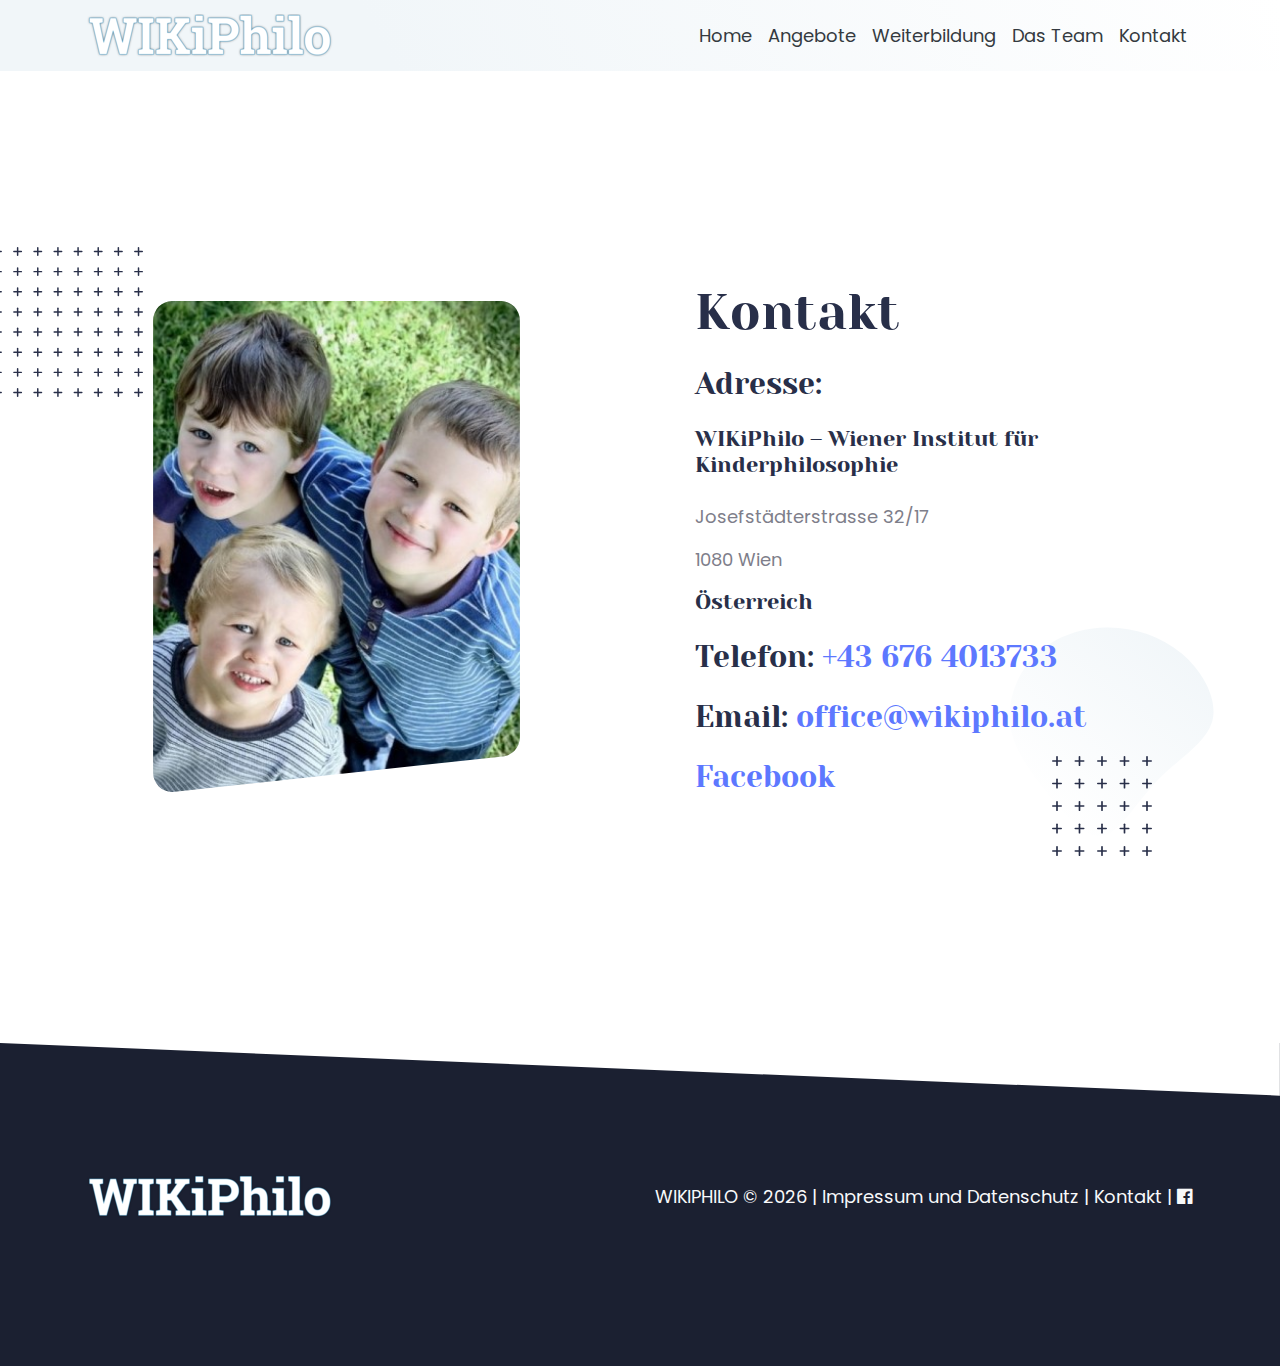
<file: kontakt.html>
<!DOCTYPE html>
<html lang="de">

<meta http-equiv="content-type" content="text/html;charset=UTF-8" />

<head>

    <!-- 
                              !         !          
                             ! !       ! !          
                            ! . !     ! . !          
                               ^^^^^^^^^ ^            
                             ^             ^          
                           ^  (0)       (0)  ^       
                          ^        ""         ^       
                         ^   ***************    ^     
                       ^   *                 *   ^    
                      ^   *   /\   /\   /\    *    ^   
                     ^   *                     *    ^
                    ^   *   /\   /\   /\   /\   *    ^
                   ^   *                         *    ^
                   ^  *                           *   ^
                   ^  *                           *   ^
                    ^ *                           *  ^  
                     ^*                           * ^ 
                      ^ *                        * ^
                      ^  *                      *  ^
                        ^  *       ) (         * ^
                            ^^^^^^^^ ^^^^^^^^^ 
                                HI THERE!
web/dev by https://cento.red 
 -->

    <meta name="description" content="WIKiPhilo Wiener Institut für Kinderphilosophie
 ">

    <meta name="Keywords" content="WIKiPhilo Wiener Institut für Kinderphilosophie">

    <meta name="msapplication-TileColor" content="#f1f6f9">
    <meta name="theme-color" content="#f1f6f9">
   
    <meta name="msapplication-TileColor" content="#f1f6f9">


    <!-- Twitter Card data -->
    <meta name="twitter:card" content="summary_large_image">
    <meta name="twitter:title" content="WIKiPhilo Wiener Institut für Kinderphilosophie">
    <meta name="twitter:description" content="WIKiPhilo Wiener Institut für Kinderphilosophie
 ">
    <!-- Open Graph data -->
    <meta property="og:title" content="WIKiPhilo Wiener Institut für Kinderphilosophie">
    <meta property="og:type" content="product">
    <!-- Open Graph data more here-->

    <meta property="og:description" content="WIKiPhilo Wiener Institut für Kinderphilosophie
 ">
    <meta property="og:site_name" content="wikiphilo.at">

    <title>Kontakt</title>

    <meta name="viewport" content="width=device-width, initial-scale=1" />
    <meta name="viewport" content="width=device-width, initial-scale=1, maximum-scale=1" />
    <link rel="stylesheet" href="plugins/font-awesome/css/font-awesome.min.css" />
    <link href="css/main.css" rel="stylesheet" />
    <link rel="icon" href="img/favicon.png" type="image/x-icon" />



</head>

<body>
    <nav class="navbar navbar-expand-lg fixed-top">
        <div class="container">
            <a href="index.html" class="navbar-brand">
                <img src="/img/logo-small.png" alt="site-logo">
            </a>
            <button type="button" class="navbar-toggler collapsed" data-toggle="collapse" data-target="#navbarCollapse">
                <span class="navbar-toggler-icon"></span>
                <span class="navbar-toggler-icon"></span>
                <span class="navbar-toggler-icon"></span>
            </button>

            <div class="collapse navbar-collapse justify-content-between" id="navbarCollapse">
                <ul class="nav navbar-nav main-navigation my-0 mx-auto">


                    <li class="nav-item">
                        <a href="index.html" class="nav-link text-dark text-sm-center p-2 scroll">Home</a>
                    </li>

                    <li class="nav-item">
                        <a href="angebote.html" class="nav-link text-dark text-sm-center p-2 scroll">Angebote</a>
                    </li>

                    <li class="nav-item">
                        <a href="weiterbildung.html"
                            class="nav-link text-dark text-sm-center p-2 scroll">Weiterbildung</a>
                    </li>

                    <li class="nav-item">
                        <a href="team.html" class="nav-link text-dark text-sm-center p-2 scroll">Das Team</a>
                    </li>

                    <li class="nav-item">
                        <a href="kontakt.html" class="nav-link text-dark text-sm-center p-2 scroll">Kontakt</a>
                    </li>
                </ul>
            </div>
        </div>
    </nav>

    <div id="content" style="padding-top: 150px;">
  


        <section class="section skill">
            <div class="skill__background_shape">
                <svg xmlns="http://www.w3.org/2000/svg" xmlns:xlink="http://www.w3.org/1999/xlink"
                    viewBox="0 0 600 600">
                    <defs>
                        <linearGradient id="d" x1="0.929" y1="0.111" x2="0.263" y2="0.935"
                            gradientUnits="objectBoundingBox">
                            <stop offset="0" stop-color="#f1f6f9" />
                            <stop offset="1" stop-color="#f1f6f9" stop-opacity="0" />
                        </linearGradient>
                    </defs>
                    <g data-name="blob-shape (3)">
                        <path class="blob" fill="url(#d)"
                            d="M455.4 151.1c43.1 36.7 73.4 92.8 60.8 136.3-12.7 43.5-68.1 74.4-111.3 119.4-43.1 45-74 104.1-109.8 109-35.9 5-76.7-44.2-111.8-89.2-35.2-45-64.7-85.8-70.8-132.6-6-46.8 11.6-99.6 46.7-136.3 35.2-36.6 88-57.2 142.4-58.8 54.5-1.7 110.6 15.6 153.8 52.2z" />
                    </g>
                </svg>
            </div>
            <div class="skill__background_pattern">
                <img src="img/background/background-pattern.svg" alt="background-shape">
            </div>
            <div class="container">
                <div class="row align-items-center">
                    <div class="col-lg-6">
                        <div class="skill__thumb">
                            <div class="skill__thumb_pattern">
                                <img src="img/background/figure-svg.svg" alt="figure-svg">
                            </div>
                            <div class="skill__thumb_image">
                                <img src="img/brothers-2107264_1920.jpg" alt="skill-img" style='
                                        -webkit-mask: url(img/background/skill-mask-svg.svg);
                                        -webkit-mask-repeat: no-repeat;
                                        -webkit-mask-size: contain;
                                        -webkit-mask-position: center center;
                                    '>
                            </div>
                        </div>
                    </div>
                    <div class="col-lg-6">
                        <div class="skill__progress">
                            <div class="skill__progress_heading mb-5">

                                <h2>Kontakt</h2>
                                <h3>Adresse:</h3>
                                <h5>WIKiPhilo – Wiener Institut für Kinderphilosophie</h5>
                                <p>Josefstädterstrasse 32/17</p>
                                <p>1080 Wien</p>
                                <h5>Österreich</h5>

                                <h3>Telefon: <a href="tel:00436764013733"> +43 676 4013733</a> </h3>
                                <h3>Email: <a href="mailto:office@wikiphilo.at">office@wikiphilo.at</a></h3>
                                <h3><a href="https://www.facebook.com/WikiphiloAT/" title="FB">Facebook</a></h3>

                            </div>




                        </div>
                    </div>
                </div>
            </div>
        </section>

        <section class="footer" id="contact">
            <div class="footer__background_shape">
                <svg viewBox="0 0 1920 79">
                    <path d="M0 0h1920v79L0 0z" data-name="Path 1450" />
                </svg>
            </div>
            <div class="container">
    
                <div class="row footer__widget">
                    <div class="col-lg-6">
                        <div class="footer__widget_logo mb-5">
                            <img src="/img/logo-small.png" alt="widget-logo">
                        </div>
                    </div>
                    <div class="col-lg-6">
                        <div class="footer__footer_copy text-light" >
                            <p> <a class="footer-link" href="https://wikiphilo.at" title="Home">WIKIPHILO</a> ©
                                <script>document.write(new Date().getFullYear());</script> | <a class="footer-link" href="impressum.html"
                                    title="Impressum">Impressum und Datenschutz</a> | <a class="footer-link" href="kontakt.html"
                                    title="Kontakt">Kontakt</a> | <a class="footer-link" href="https://www.facebook.com/WikiphiloAT/"
                                    title="FB"><i class="fa fa-facebook-official" aria-hidden="true"></i></a>
                            </p>
                        </div>
                    </div>
    
                </div>
    
            </div>
        </section>
        <script src="plugins/jQuery/jquery.min.js"></script>
        <script src="plugins/bootstrap/bootstrap.min.js"></script>
    
    </body>
    
    </html>
</file>
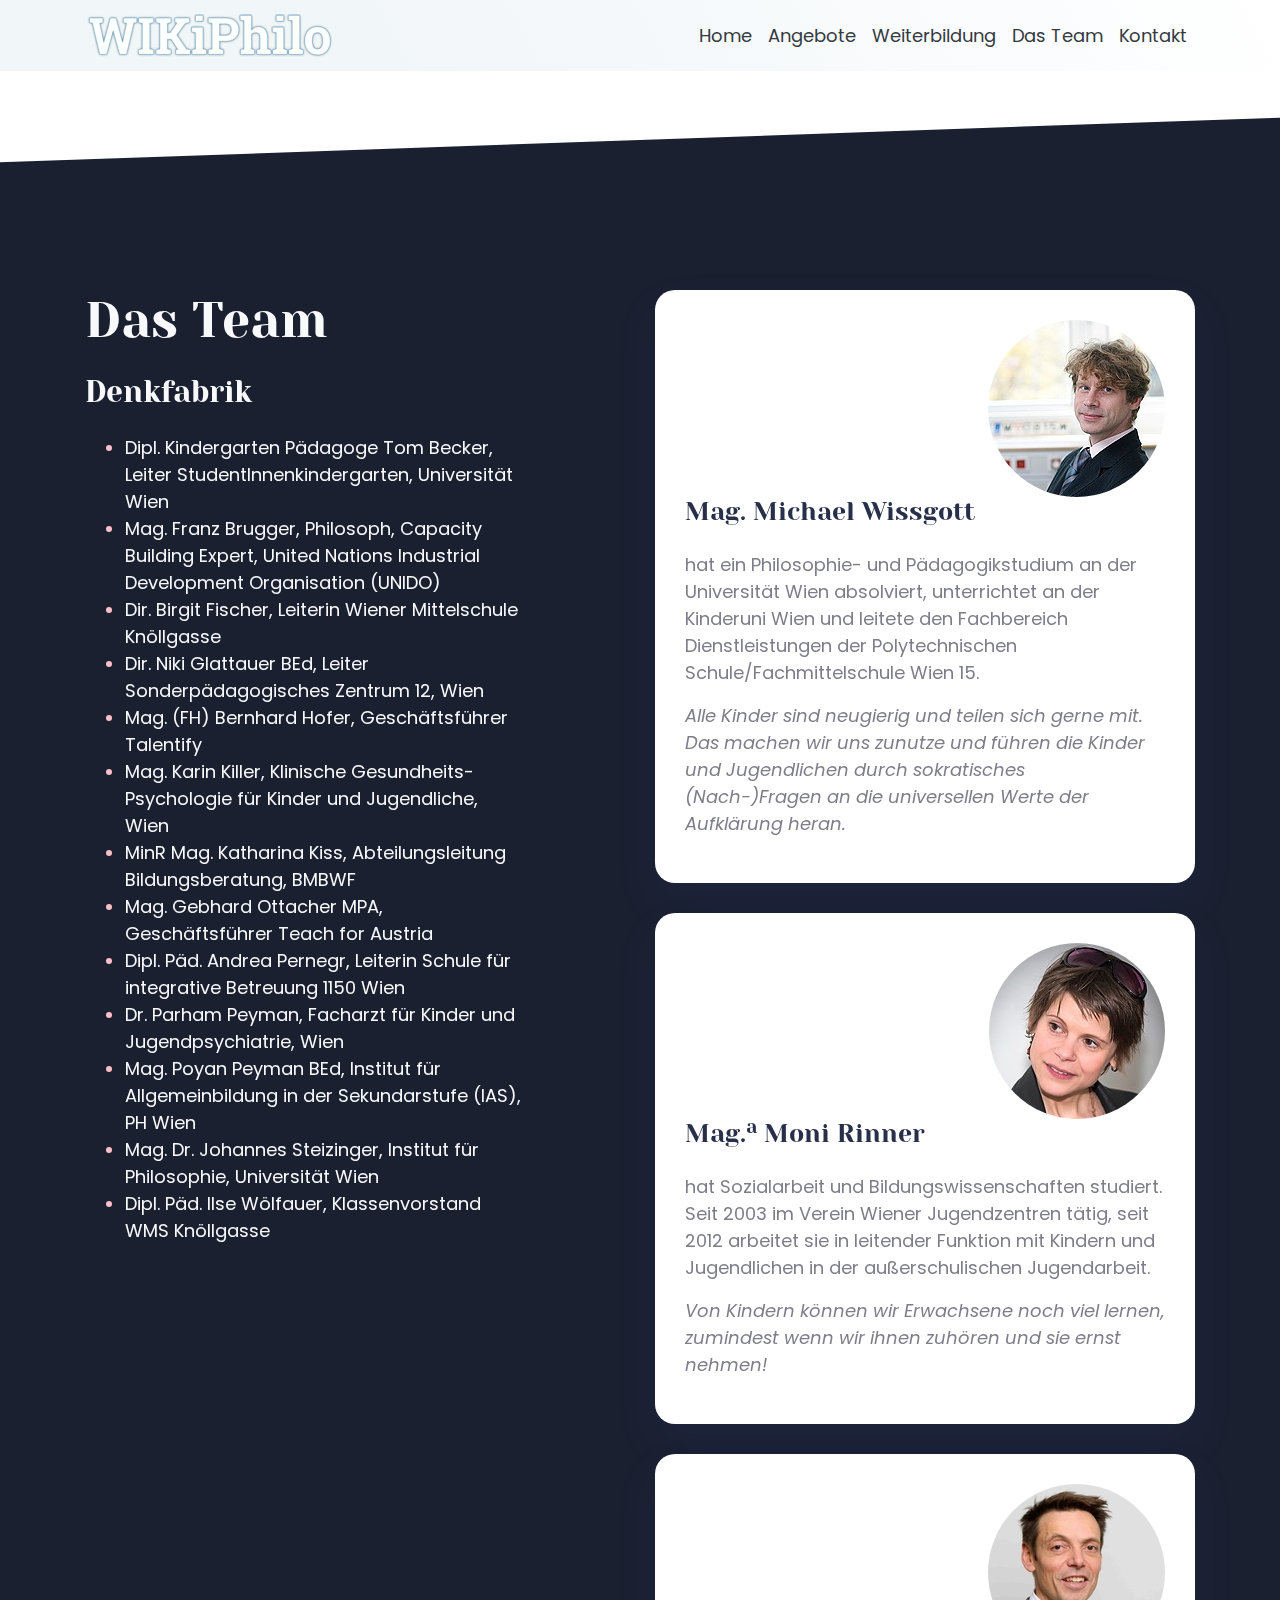
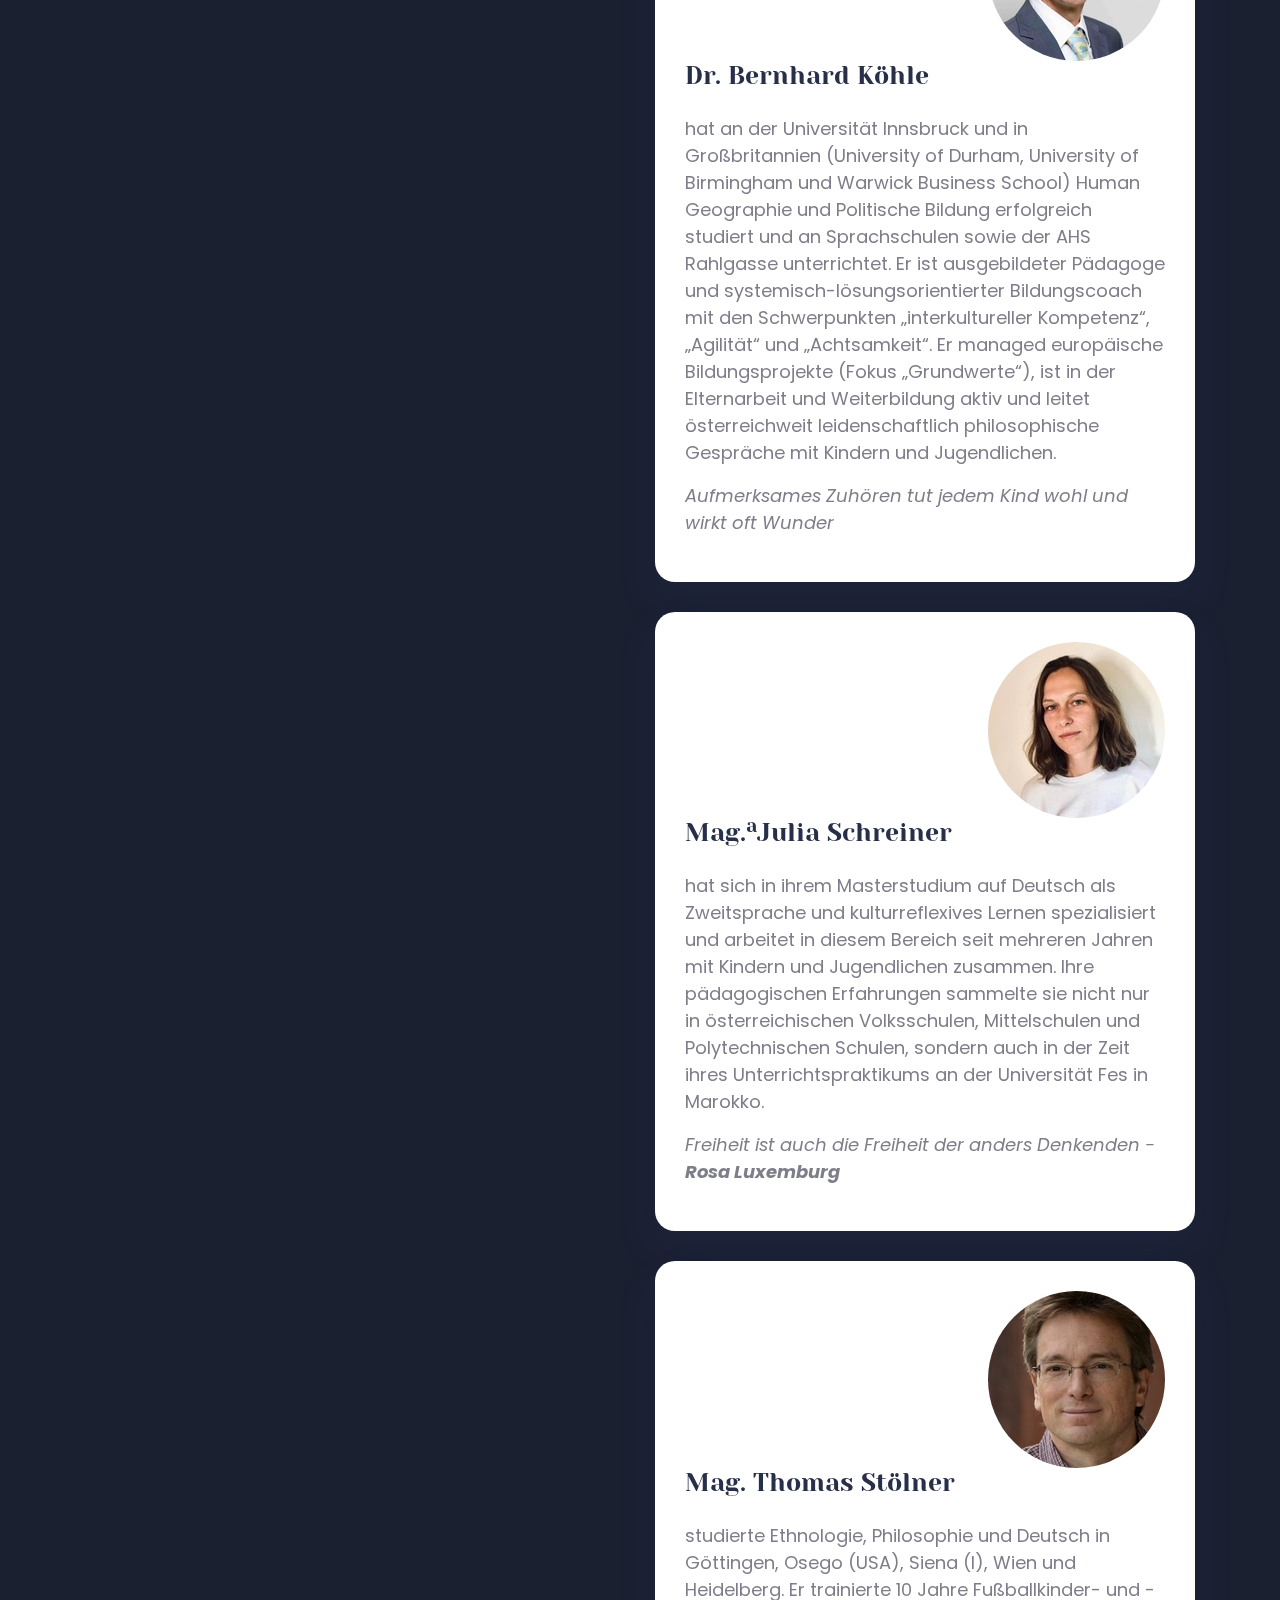
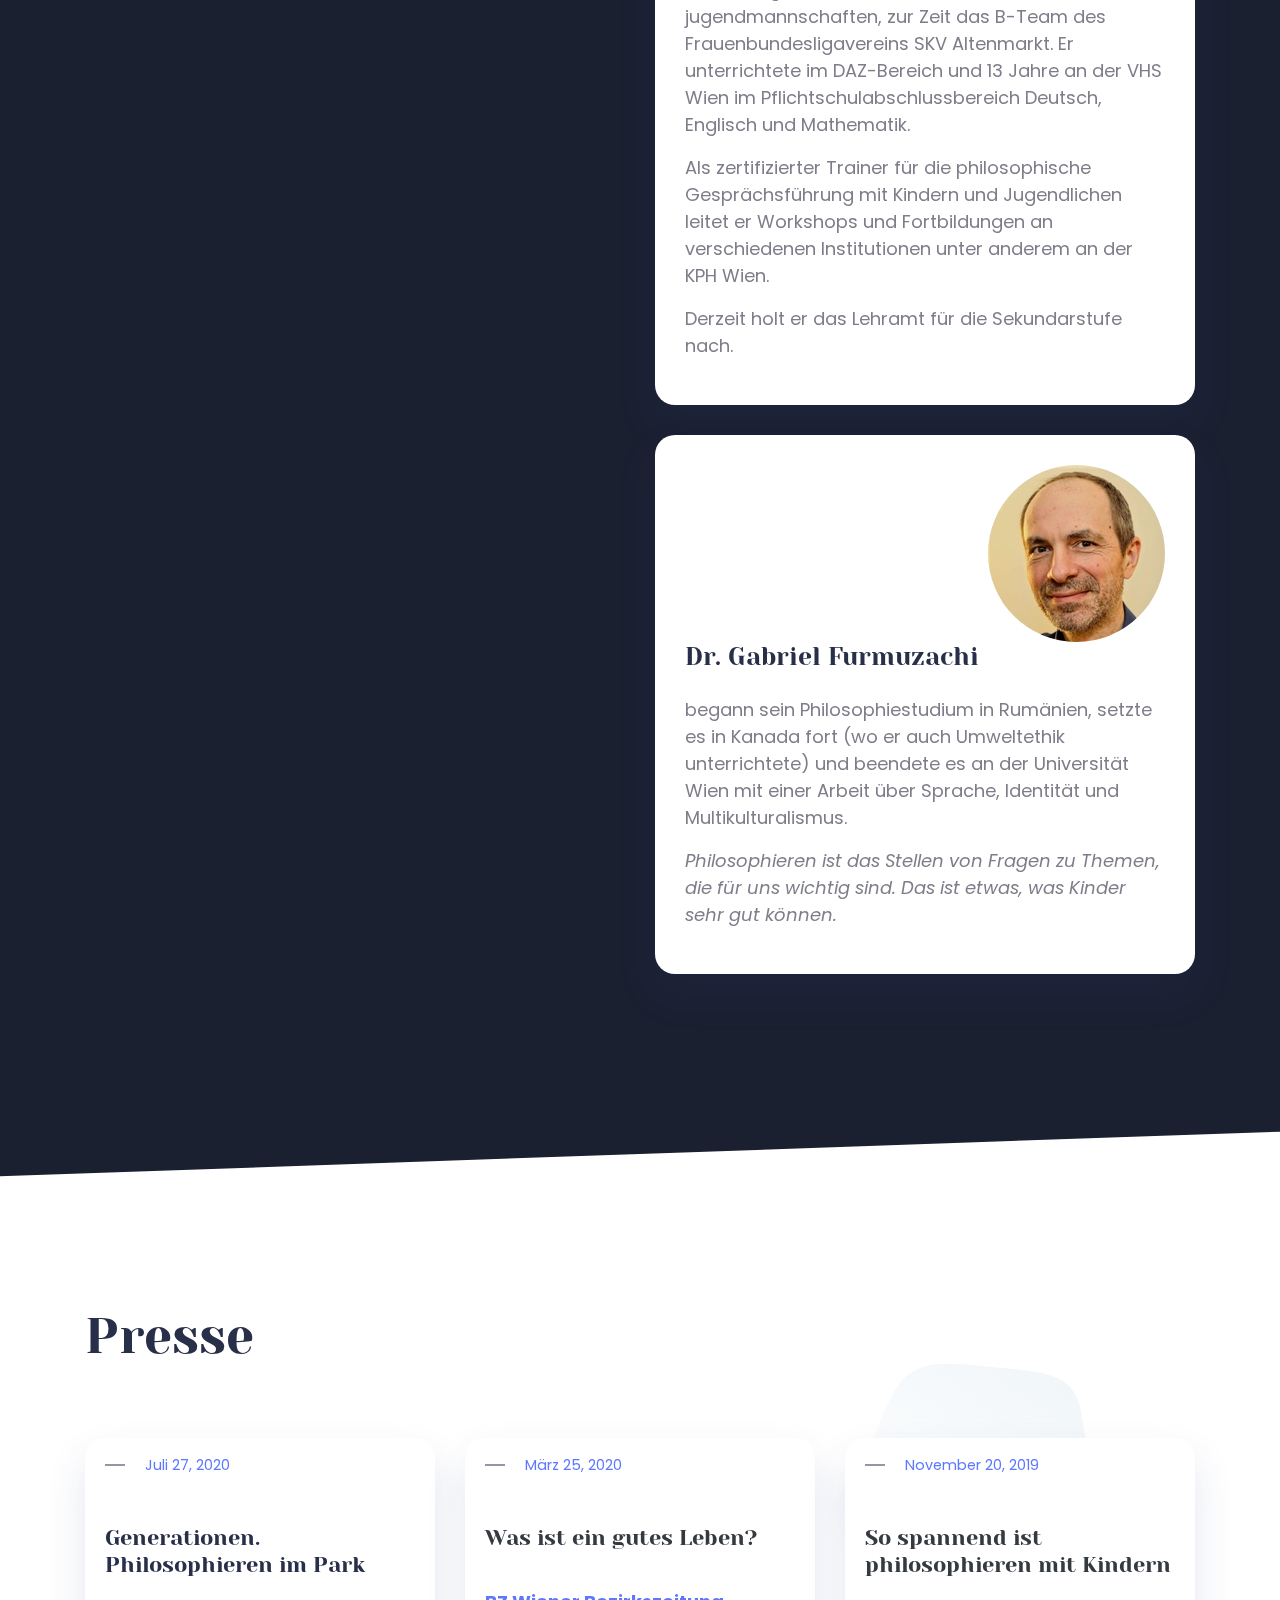
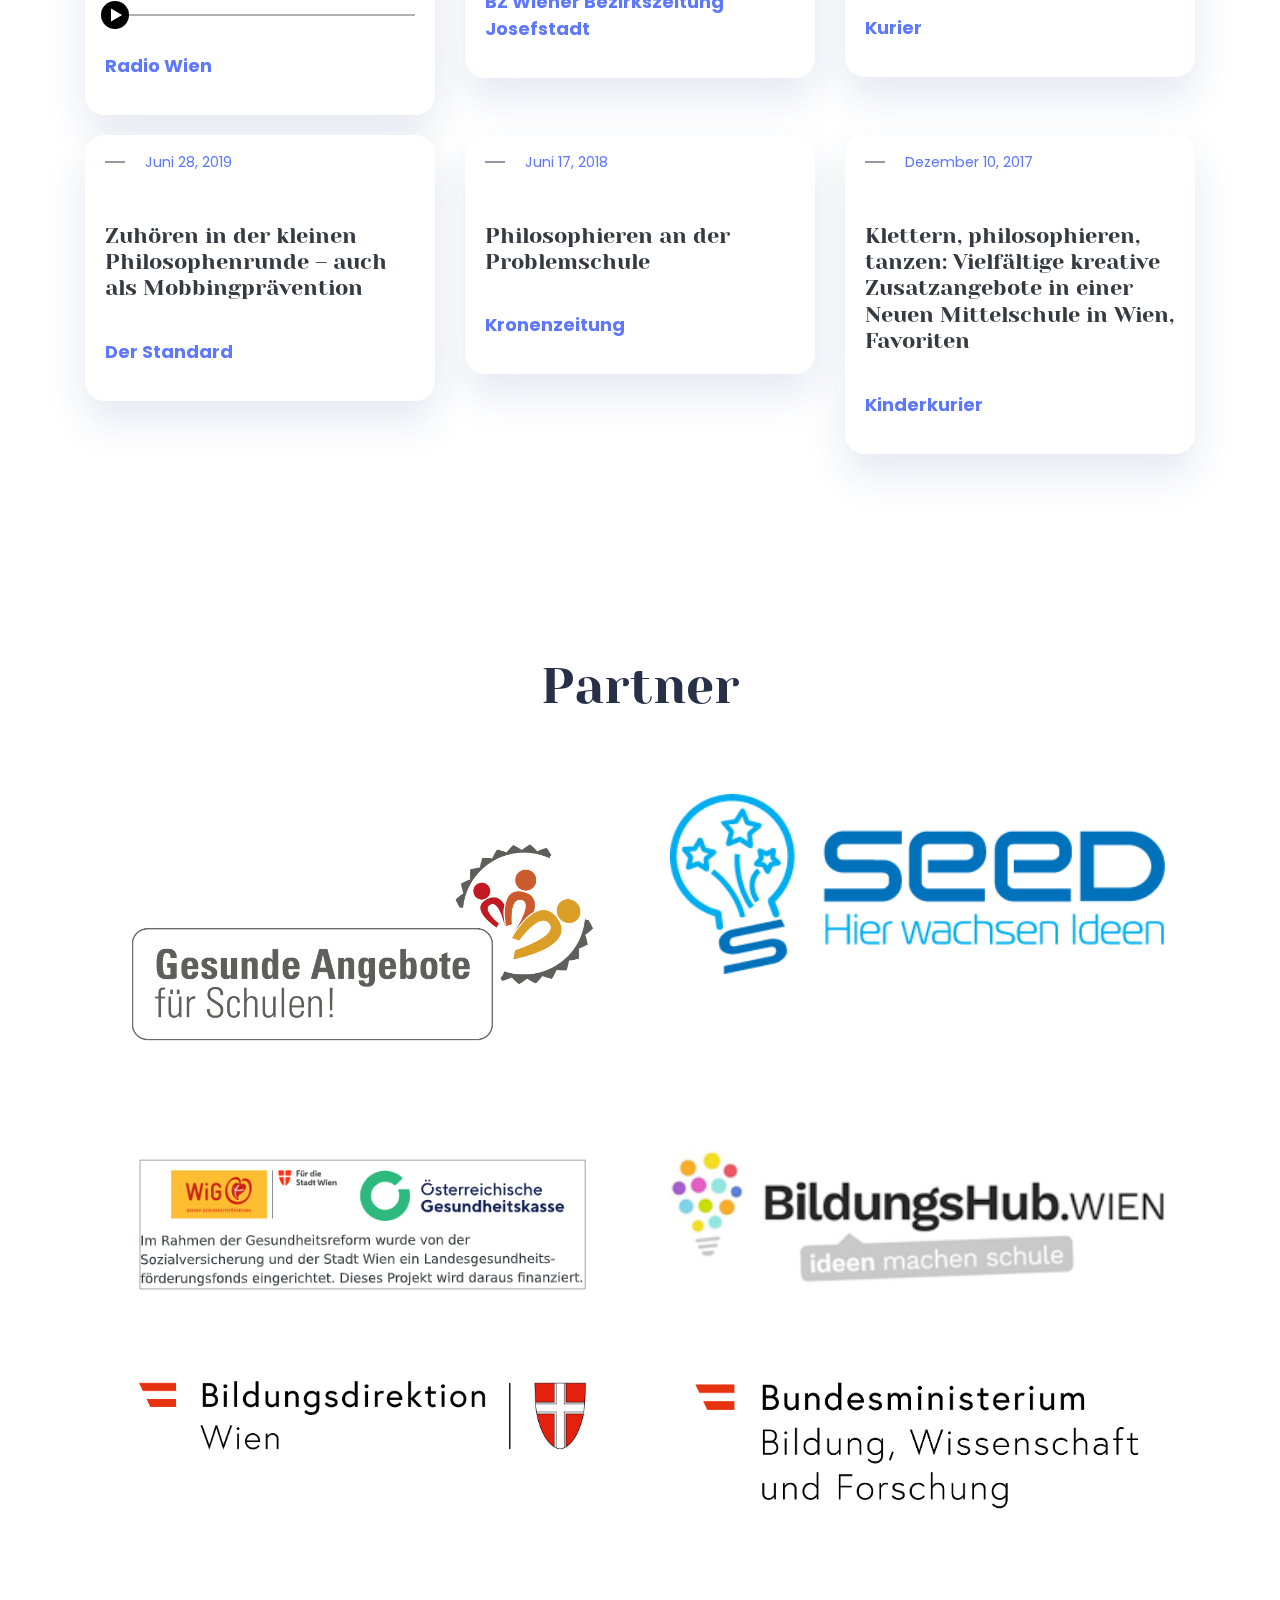
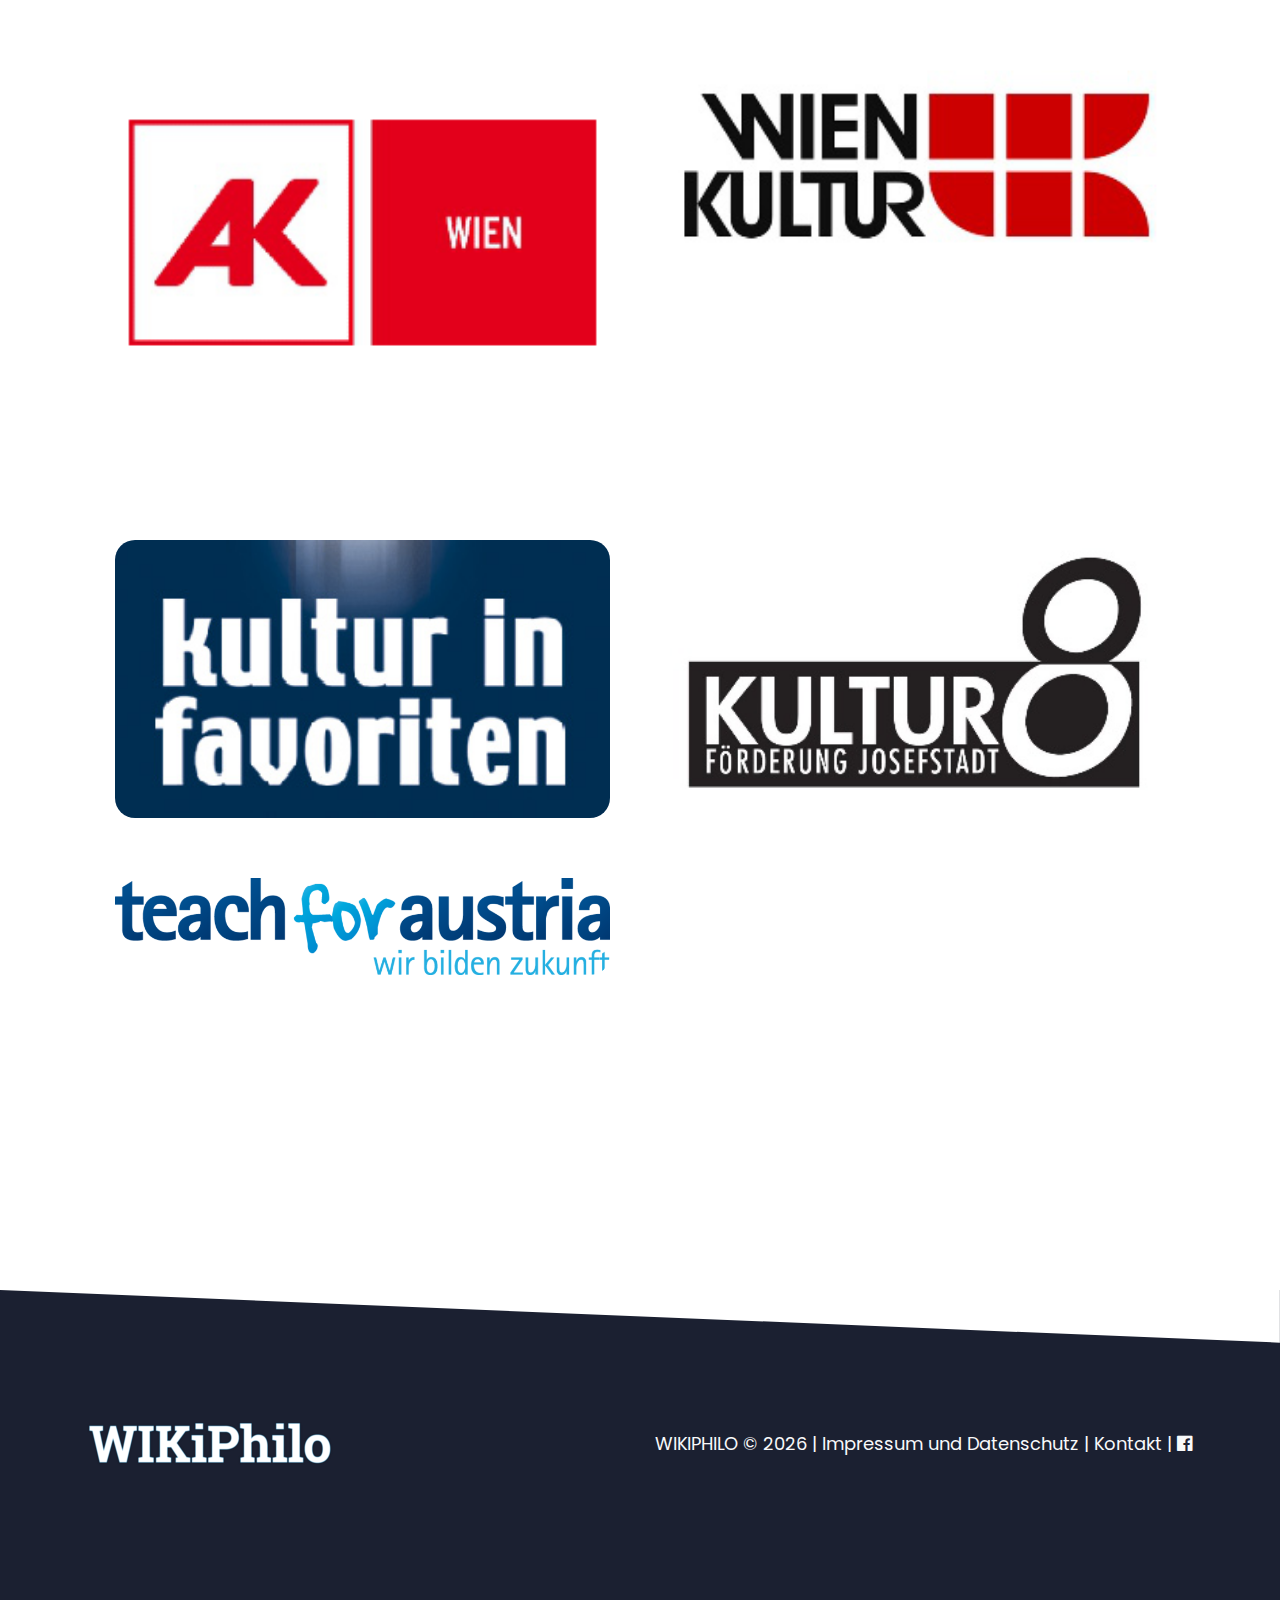
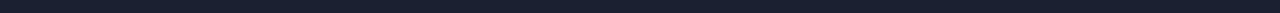
<file: team.html>
<!DOCTYPE html>
<html lang="de">

<meta http-equiv="content-type" content="text/html;charset=UTF-8" />

<head>

    <!-- 
                              !         !          
                             ! !       ! !          
                            ! . !     ! . !          
                               ^^^^^^^^^ ^            
                             ^             ^          
                           ^  (0)       (0)  ^       
                          ^        ""         ^       
                         ^   ***************    ^     
                       ^   *                 *   ^    
                      ^   *   /\   /\   /\    *    ^   
                     ^   *                     *    ^
                    ^   *   /\   /\   /\   /\   *    ^
                   ^   *                         *    ^
                   ^  *                           *   ^
                   ^  *                           *   ^
                    ^ *                           *  ^  
                     ^*                           * ^ 
                      ^ *                        * ^
                      ^  *                      *  ^
                        ^  *       ) (         * ^
                            ^^^^^^^^ ^^^^^^^^^ 
                                HI THERE!
web/dev by https://cento.red 
 -->

    <meta name="description" content="WIKiPhilo Wiener Institut für Kinderphilosophie
 ">

    <meta name="Keywords" content="WIKiPhilo Wiener Institut für Kinderphilosophie">

    <meta name="msapplication-TileColor" content="#f1f6f9">
    <meta name="theme-color" content="#f1f6f9">
   
    <meta name="msapplication-TileColor" content="#f1f6f9">


    <!-- Twitter Card data -->
    <meta name="twitter:card" content="summary_large_image">
    <meta name="twitter:title" content="WIKiPhilo Wiener Institut für Kinderphilosophie">
    <meta name="twitter:description" content="WIKiPhilo Wiener Institut für Kinderphilosophie
 ">
    <!-- Open Graph data -->
    <meta property="og:title" content="WIKiPhilo Wiener Institut für Kinderphilosophie">
    <meta property="og:type" content="product">
    <!-- Open Graph data more here-->

    <meta property="og:description" content="WIKiPhilo Wiener Institut für Kinderphilosophie
 ">
    <meta property="og:site_name" content="wikiphilo.at">

    <title>Das Team</title>

    <meta name="viewport" content="width=device-width, initial-scale=1" />
    <meta name="viewport" content="width=device-width, initial-scale=1, maximum-scale=1" />
    <link rel="stylesheet" href="plugins/font-awesome/css/font-awesome.min.css" />
    <link href="css/main.css" rel="stylesheet" />
    <link rel="icon" href="img/favicon.png" type="image/x-icon" />
    <link rel="stylesheet" href="css/essential_audio.css">


</head>

<body>
    <nav class="navbar navbar-expand-lg fixed-top">
        <div class="container">
            <a href="index.html" class="navbar-brand">
                <img src="/img/logo-small.png" alt="site-logo">
            </a>
            <button type="button" class="navbar-toggler collapsed" data-toggle="collapse" data-target="#navbarCollapse">
                <span class="navbar-toggler-icon"></span>
                <span class="navbar-toggler-icon"></span>
                <span class="navbar-toggler-icon"></span>
            </button>

            <div class="collapse navbar-collapse justify-content-between" id="navbarCollapse">
                <ul class="nav navbar-nav main-navigation my-0 mx-auto">


                    <li class="nav-item">
                        <a href="index.html" class="nav-link text-dark text-sm-center p-2 scroll">Home</a>
                    </li>

                    <li class="nav-item">
                        <a href="angebote.html" class="nav-link text-dark text-sm-center p-2 scroll">Angebote</a>
                    </li>

                    <li class="nav-item">
                        <a href="weiterbildung.html"
                            class="nav-link text-dark text-sm-center p-2 scroll">Weiterbildung</a>
                    </li>

                    <li class="nav-item">
                        <a href="team.html" class="nav-link text-dark text-sm-center p-2 scroll">Das Team</a>
                    </li>

                    <li class="nav-item">
                        <a href="kontakt.html" class="nav-link text-dark text-sm-center p-2 scroll">Kontakt</a>
                    </li>
                </ul>
            </div>
        </div>
    </nav>

    <div id="content" style="padding-top: 140px;">


        <section class="section resume" id="resume">
            <div class="resume__background"></div>
            <div class="container">
                <div class="row">
                    <div class="col-lg-6">
                        <div class="resume__heading">
                            <div class="text-light">

                                <h2 id="my-expertises">Das Team</h2>

                               

                                <h3>Denkfabrik</h3>
                                <ul class="persons">
                                    <li class="person">Dipl. Kindergarten Pädagoge Tom Becker, Leiter
                                        StudentInnenkindergarten, Universität Wien</li>
                                    <li class="person">Mag. Franz Brugger, Philosoph, Capacity Building Expert, United
                                        Nations Industrial Development Organisation (UNIDO)</li>
                                    <li class="person">Dir. Birgit Fischer, Leiterin Wiener Mittelschule Knöllgasse</li>
                                    <li class="person">Dir. Niki Glattauer BEd, Leiter Sonderpädagogisches Zentrum 12,
                                        Wien</li>
                                    <li class="person">Mag. (FH) Bernhard Hofer, Geschäftsführer Talentify</li>
                                    <li class="person">Mag. Karin Killer, Klinische Gesundheits-Psychologie für Kinder
                                        und Jugendliche, Wien</li>
                                    <li class="person">MinR Mag. Katharina Kiss, Abteilungsleitung Bildungsberatung,
                                        BMBWF</li>
                                    <li class="person">Mag. Gebhard Ottacher MPA, Geschäftsführer Teach for Austria</li>
                                    <li class="person">Dipl. Päd. Andrea Pernegr, Leiterin Schule für integrative
                                        Betreuung 1150 Wien</li>
                                    <li class="person">Dr. Parham Peyman, Facharzt für Kinder und Jugendpsychiatrie,
                                        Wien</li>
                                    <li class="person">Mag. Poyan Peyman BEd, Institut für Allgemeinbildung in der
                                        Sekundarstufe (IAS), PH Wien</li>
                                    <li class="person">Mag. Dr. Johannes Steizinger, Institut für Philosophie,
                                        Universität Wien</li>
                                    <li class="person">Dipl. Päd. Ilse Wölfauer, Klassenvorstand WMS Knöllgasse</li>
                                </ul>

                            </div>


                        </div>
                    </div>
                    <div class="col-lg-6">
                        <div class="tab-content ">
                            <div class="resume__education tab-pane active" id="education">


                                <div class="resume__education_item">
                                    <div class="icon" style="text-align: right;">
                                        <img src="img/Michael-Wissgott.jpg" alt="ui-ux"
                                            style="border-radius: 50%;">
                                    </div>
                                    <h4 id="master-in-arts">Mag. Michael Wissgott</h4>
                                    <p><a href="mailto:office@wikiphilo.at"></a>hat ein Philosophie- und
                                        Pädagogikstudium an der Universität Wien absolviert, unterrichtet an der
                                        Kinderuni Wien und leitete den Fachbereich Dienstleistungen der Polytechnischen
                                        Schule/Fachmittelschule Wien 15.</p>

                                    <p class="team-quote">Alle Kinder sind neugierig und teilen sich gerne mit. Das
                                        machen wir uns zunutze und führen die Kinder und Jugendlichen durch sokratisches
                                        (Nach-)Fragen an die universellen Werte der Aufklärung heran.</p>

                                </div>

                                <div class="resume__education_item">
                                    <div class="icon" style="text-align: right;">
                                        <img src="img/Monika-Rinner.jpg" alt="ui-ux"
                                            style="border-radius: 50%;">
                                    </div>
                                    <h4 id="master-in-arts">Mag.<sup>a</sup> Moni Rinner </h4>
                                    <p>hat Sozialarbeit und Bildungswissenschaften studiert. Seit 2003 im Verein Wiener
                                        Jugendzentren tätig, seit 2012 arbeitet sie in leitender Funktion mit Kindern
                                        und Jugendlichen in der außerschulischen Jugendarbeit.</p>

                                    <p class="team-quote">Von Kindern können wir Erwachsene noch viel lernen, zumindest
                                        wenn wir ihnen zuhören und sie ernst nehmen!</p>

                                </div>
                                <div class="resume__education_item">
                                    <div class="icon" style="text-align: right;">
                                        <img src="img/Bernhard-Koehle.jpg" alt="ui-ux"
                                            style="border-radius: 50%;">
                                    </div>
                                    <h4 id="master-in-arts">Dr. Bernhard Köhle </h4>
                                    <p>hat an der Universität Innsbruck und in Großbritannien (University of Durham,
                                        University of Birmingham und Warwick Business School) Human Geographie und
                                        Politische Bildung erfolgreich studiert und an Sprachschulen sowie der AHS
                                        Rahlgasse unterrichtet. Er ist ausgebildeter Pädagoge und
                                        systemisch-lösungsorientierter Bildungscoach mit den Schwerpunkten
                                        „interkultureller Kompetenz“, „Agilität“ und „Achtsamkeit“. Er managed
                                        europäische Bildungsprojekte (Fokus „Grundwerte“), ist in der Elternarbeit und
                                        Weiterbildung aktiv und leitet österreichweit leidenschaftlich philosophische
                                        Gespräche mit Kindern und Jugendlichen.</p>

                                    <p class="team-quote">Aufmerksames Zuhören tut jedem Kind wohl und wirkt oft Wunder
                                    </p>

                                </div>
                                <div class="resume__education_item">
                                    <div class="icon" style="text-align: right;">
                                        <img src="img/Julia-Schreiner.jpg" alt="ui-ux"
                                            style="border-radius: 50%;">
                                    </div>
                                    <h4 id="master-in-arts">Mag.<sup>a</sup>Julia Schreiner</h4>
                                    <p>hat sich in ihrem Masterstudium auf Deutsch als Zweitsprache und kulturreflexives
                                        Lernen spezialisiert und arbeitet in diesem Bereich seit mehreren Jahren mit
                                        Kindern und Jugendlichen zusammen. Ihre pädagogischen Erfahrungen sammelte sie
                                        nicht nur in österreichischen Volksschulen, Mittelschulen und Polytechnischen
                                        Schulen, sondern auch in der Zeit ihres Unterrichtspraktikums an der Universität
                                        Fes in Marokko.</p>

                                    <p class="team-quote">Freiheit ist auch die Freiheit der anders Denkenden - <b>Rosa
                                            Luxemburg</b> </p>

                                </div>
                                <div class="resume__education_item">
                                    <div class="icon" style="text-align: right;">
                                        <img src="img/Thomas-Stoelner.jpg" alt="ui-ux"
                                            style="border-radius: 50%;">
                                    </div>
                                    <h4 id="master-in-arts">Mag. Thomas Stölner</h4>
                                    <p>studierte Ethnologie, Philosophie und Deutsch in Göttingen, Osego (USA), Siena
                                        (I), Wien und Heidelberg. Er trainierte 10 Jahre Fußballkinder- und
                                        -jugendmannschaften, zur Zeit das B-Team des Frauenbundesligavereins SKV
                                        Altenmarkt. Er unterrichtete im DAZ-Bereich und 13 Jahre an der VHS Wien im
                                        Pflichtschulabschlussbereich Deutsch, Englisch und Mathematik. </p>
                                    <p>Als zertifizierter Trainer für die philosophische Gesprächsführung mit Kindern
                                        und Jugendlichen leitet er Workshops und Fortbildungen an verschiedenen
                                        Institutionen unter anderem an der KPH Wien.</p>
                                    <p>Derzeit holt er das Lehramt für die Sekundarstufe nach.</p>
                                </div>
                                <div class="resume__education_item">
                                    <div class="icon" style="text-align: right;">
                                        <img src="img/Gabriel-Furmuzachi.jpg" alt="ui-ux"
                                            style="border-radius: 50%;">
                                    </div>
                                    <h4 id="master-in-arts">Dr. Gabriel Furmuzachi</h4>
                                    <p>begann sein Philosophiestudium in Rumänien, setzte es in Kanada fort (wo er auch
                                        Umweltethik unterrichtete) und beendete es an der Universität Wien mit einer
                                        Arbeit über Sprache, Identität und Multikulturalismus.</p>

                                    <p class="team-quote">Philosophieren ist das Stellen von Fragen zu Themen, die für
                                        uns wichtig sind. Das ist etwas, was Kinder sehr gut können.</p>

                                </div>

                            </div>
                        </div>
                    </div>
                </div>
            </div>
        </section>


        <section class="section blog-preview" id="blog">
            <div class="blog-preview__shape">
                <img src="img/background/blog-shape.svg" alt="blog shape" />
            </div>
            <div class="container">
                <div class="row mb-5">
                    <div class="col-lg-6">
                        <div class="blog-preview__header">

                            <h2 id="recent-article">Presse</h2>

                        </div>
                    </div>

                </div>

                <div class="row">

                    <div class="col-lg-4">
                        <div class="blog-preview__item">

                            <div class="blog-preview__item-content bg-white">
                                <span class="small">Juli 27, 2020</span>
                                <h5 class="mb-0" style="padding-top: 1.5em; ">
                                    Generationen. Philosophieren im Park
                                </h5>
                                <div id="player" style="width: 100%; padding-top: 2em;">
                                    <div class="essential_audio" data-url="/audio/WIKIPHILO-Radio-Wien-Mon-Jul-27-2020.mp3"><span class="no_js">Please
                                        activate JavaScript for the audio player.</span></div>
                                  </div>
                                <p class="presse-title">Radio Wien</p>
                            </div>
                        </div>
                    </div>

                    <div class="col-lg-4">
                        <div class="blog-preview__item">

                            <div class="blog-preview__item-content bg-white">
                                <span class="small">März 25, 2020</span>

                                <h5 class="mb-0" style="padding-top: 1.5em; ">
                                    <a class="text-dark" href="https://epaper.meinbezirk.at/webreader/index.html?link=f5d6V97hopMdrINETpkdiA">Was ist ein gutes Leben?</a>
                                </h5>
                                <p class="presse-title">BZ Wiener Bezirkszeitung
                                    Josefstadt</p>
                            </div>
                        </div>
                    </div>

                    <div class="col-lg-4">
                        <div class="blog-preview__item">

                            <div class="blog-preview__item-content bg-white">
                                <span class="small">November 20, 2019</span>
                                <h5 class="mb-0" style="padding-top: 1.5em; ">
                                    <a class="text-dark" href="https://kurier.at/leben/so-spannend-ist-philosophieren-mit-kindern/400670108">So spannend ist philosophieren mit Kindern</a>
                                </h5>
                                <p class="presse-title">Kurier</p>
                            </div>
                        </div>
                    </div>

                    <div class="col-lg-4">
                        <div class="blog-preview__item">

                            <div class="blog-preview__item-content bg-white">
                                <span class="small">Juni 28, 2019</span>
                                <h5 class="mb-0" style="padding-top: 1.5em; ">
                                    <a class="text-dark" href="https://www.derstandard.at/story/2000105581999/zuhoeren-in-der-kleinen-philosophenrunde-auch-als-mobbying-praevention">Zuhören in der kleinen Philosophenrunde – auch als
                                        Mobbingprävention</a>
                                </h5>
                                <p class="presse-title">Der Standard</p>
                            </div>
                        </div>
                    </div>

                    <div class="col-lg-4">
                        <div class="blog-preview__item">

                            <div class="blog-preview__item-content bg-white">
                                <span class="small">Juni 17, 2018</span>
                                <h5 class="mb-0" style="padding-top: 1.5em; ">
                                    <a class="text-dark" href="https://wikiphilo.at/download/Philosophieren_and_der_Problemschule.pdf">Philosophieren an der Problemschule</a>
                                </h5>
                                <p class="presse-title">Kronenzeitung</p>
                            </div>
                        </div>
                    </div>

                    <div class="col-lg-4">
                        <div class="blog-preview__item">

                            <div class="blog-preview__item-content bg-white">
                                <span class="small">Dezember 10, 2017</span>
                                <h5 class="mb-0" style="padding-top: 1.5em; ">
                                    <a class="text-dark" href="https://kurier.at/leben/kiku/wiener-mittelschule-knoellgasse-klettern-philosophieren-tanzen/301.523.427">Klettern, philosophieren, tanzen: Vielfältige kreative
                                        Zusatzangebote in einer Neuen Mittelschule in Wien, Favoriten</a>
                                </h5>
                                <p class="presse-title">Kinderkurier</p>
                            </div>
                        </div>
                    </div>
                </div>
            </div>

        </section>



        <section class="section portfolio" id="portfolio">
            <div class="container">
                <div class="row text-center">
                    <div class="col-lg-6 offset-lg-3">
                        <div class="portfolio__header mb-5">

                            <h2 id="check-some-of-my-recent-work">Partner</h2>

                        </div>
                    </div>
                </div>
                <div class="row">



                    
                    <div class="col-12">
                        <div class="portfolio-item-grid">

                            

                            <div class="portfolio-item">
                                <img src="img/logo/logo-GesundeAngebote_rgb_weiss.png" class="portfolio-item-thumb"
                                    alt="portfolio-thumb" />
                                <div class="portfolio-item-content">
                                </div>
                            </div>

                            <div class="portfolio-item">
                                <img src="img/logo/seed-program.png" class="portfolio-item-thumb"
                                    alt="portfolio-thumb" />
                                <div class="portfolio-item-content">
                                </div>
                            </div>
                            <div class="portfolio-item">
                                <img src="img/logo/LGF.png" class="portfolio-item-thumb"
                                    alt="portfolio-thumb" />
                                <div class="portfolio-item-content">
                                </div>
                            </div>
                            <div class="portfolio-item">
                                <img src="img/logo/bildungshub-wien.png" class="portfolio-item-thumb"
                                    alt="portfolio-thumb" />
                                <div class="portfolio-item-content">
                                </div>
                            </div>

                            <div class="portfolio-item">
                                <img src="img/logo/BildungsdirektionWien.png" class="portfolio-item-thumb"
                                    alt="portfolio-thumb" />
                                <div class="portfolio-item-content">
                                </div>
                            </div>
                            <div class="portfolio-item">
                                <img src="img/logo/BMBWF_Logo_srgb.png" class="portfolio-item-thumb"
                                    alt="portfolio-thumb" />
                                <div class="portfolio-item-content">
                                </div>
                            </div>
                            <div class="portfolio-item">
                                <img src="img/logo/ak-wien.png" class="portfolio-item-thumb"
                                    alt="portfolio-thumb" />
                                <div class="portfolio-item-content">
                                </div>
                            </div>
                            <div class="portfolio-item">
                                <img src="img/logo/wien-kultur.png" class="portfolio-item-thumb"
                                    alt="portfolio-thumb" />
                                <div class="portfolio-item-content">
                                </div>
                            </div>
                        
                            <div class="portfolio-item">
                                <img src="img/logo/kultur-in-favoriten.png" class="portfolio-item-thumb"
                                    alt="portfolio-thumb" />
                                <div class="portfolio-item-content">
                                </div>
                            </div>

                          
                            <div class="portfolio-item">
                                <img src="img/logo/kulturfoerderung-josefstadt.png" class="portfolio-item-thumb"
                                    alt="portfolio-thumb" />
                                <div class="portfolio-item-content">
                                </div>
                            </div>
                            <div class="portfolio-item">
                                <img src="img/logo/teach-for-austria.png" class="portfolio-item-thumb"
                                    alt="portfolio-thumb" />
                                <div class="portfolio-item-content">
                                </div>
                            </div>
                           
                        </div>
                    </div>
                </div>
            </div>
        </section>

    </div>
    <section class="footer" id="contact">
        <div class="footer__background_shape">
            <svg viewBox="0 0 1920 79">
                <path d="M0 0h1920v79L0 0z" data-name="Path 1450" />
            </svg>
        </div>
        <div class="container">

            <div class="row footer__widget">
                <div class="col-lg-6">
                    <div class="footer__widget_logo mb-5">
                        <img src="/img/logo-small.png" alt="widget-logo">
                    </div>
                </div>
                <div class="col-lg-6">
                    <div class="footer__footer_copy text-light" >
                        <p> <a class="footer-link" href="https://wikiphilo.at" title="Home">WIKIPHILO</a> ©
                            <script>document.write(new Date().getFullYear());</script> | <a class="footer-link" href="impressum.html"
                                title="Impressum">Impressum und Datenschutz</a> | <a class="footer-link" href="kontakt.html"
                                title="Kontakt">Kontakt</a> | <a class="footer-link" href="https://www.facebook.com/WikiphiloAT/"
                                title="FB"><i class="fa fa-facebook-official" aria-hidden="true"></i></a>
                        </p>
                    </div>
                </div>

            </div>

        </div>
    </section>
    <script src="plugins/jQuery/jquery.min.js"></script>
    <script src="plugins/bootstrap/bootstrap.min.js"></script>
    <script src="/js/essential_audio.js" async defer></script>

</body>

</html>
</file>
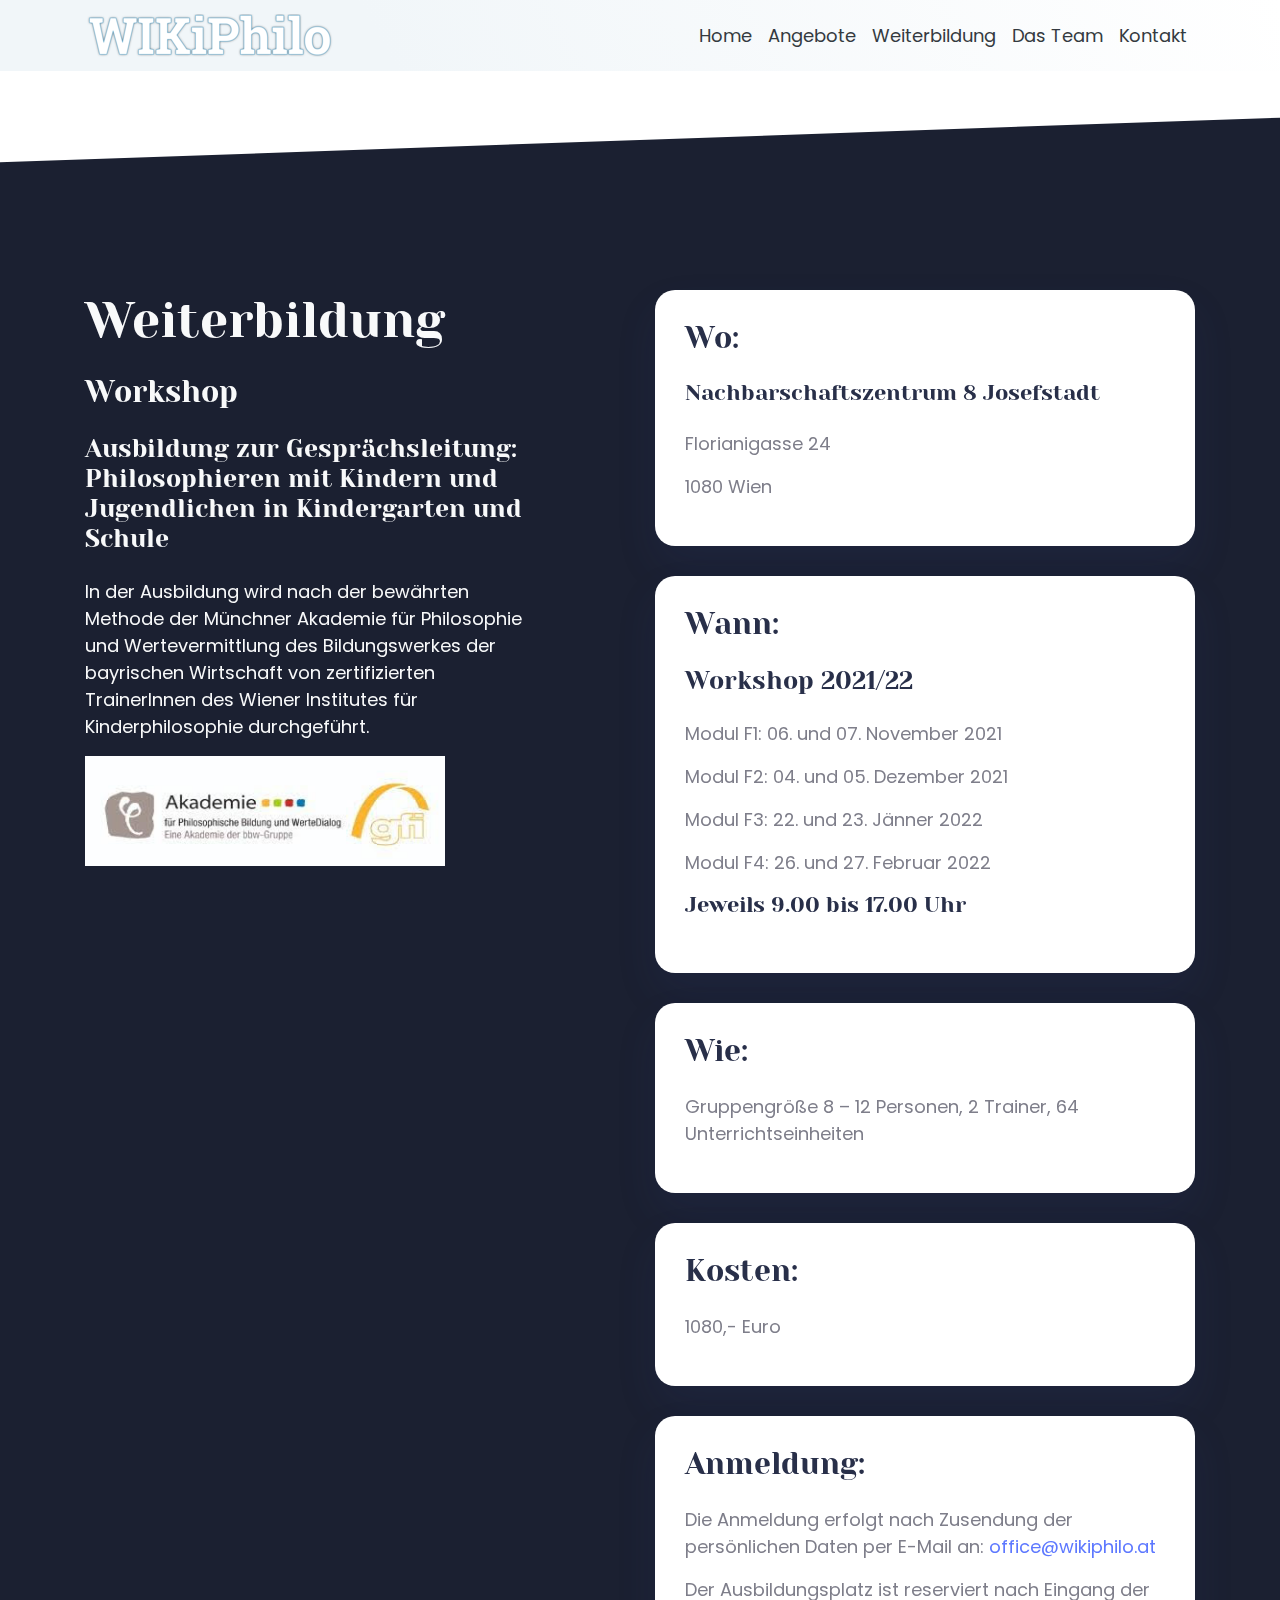
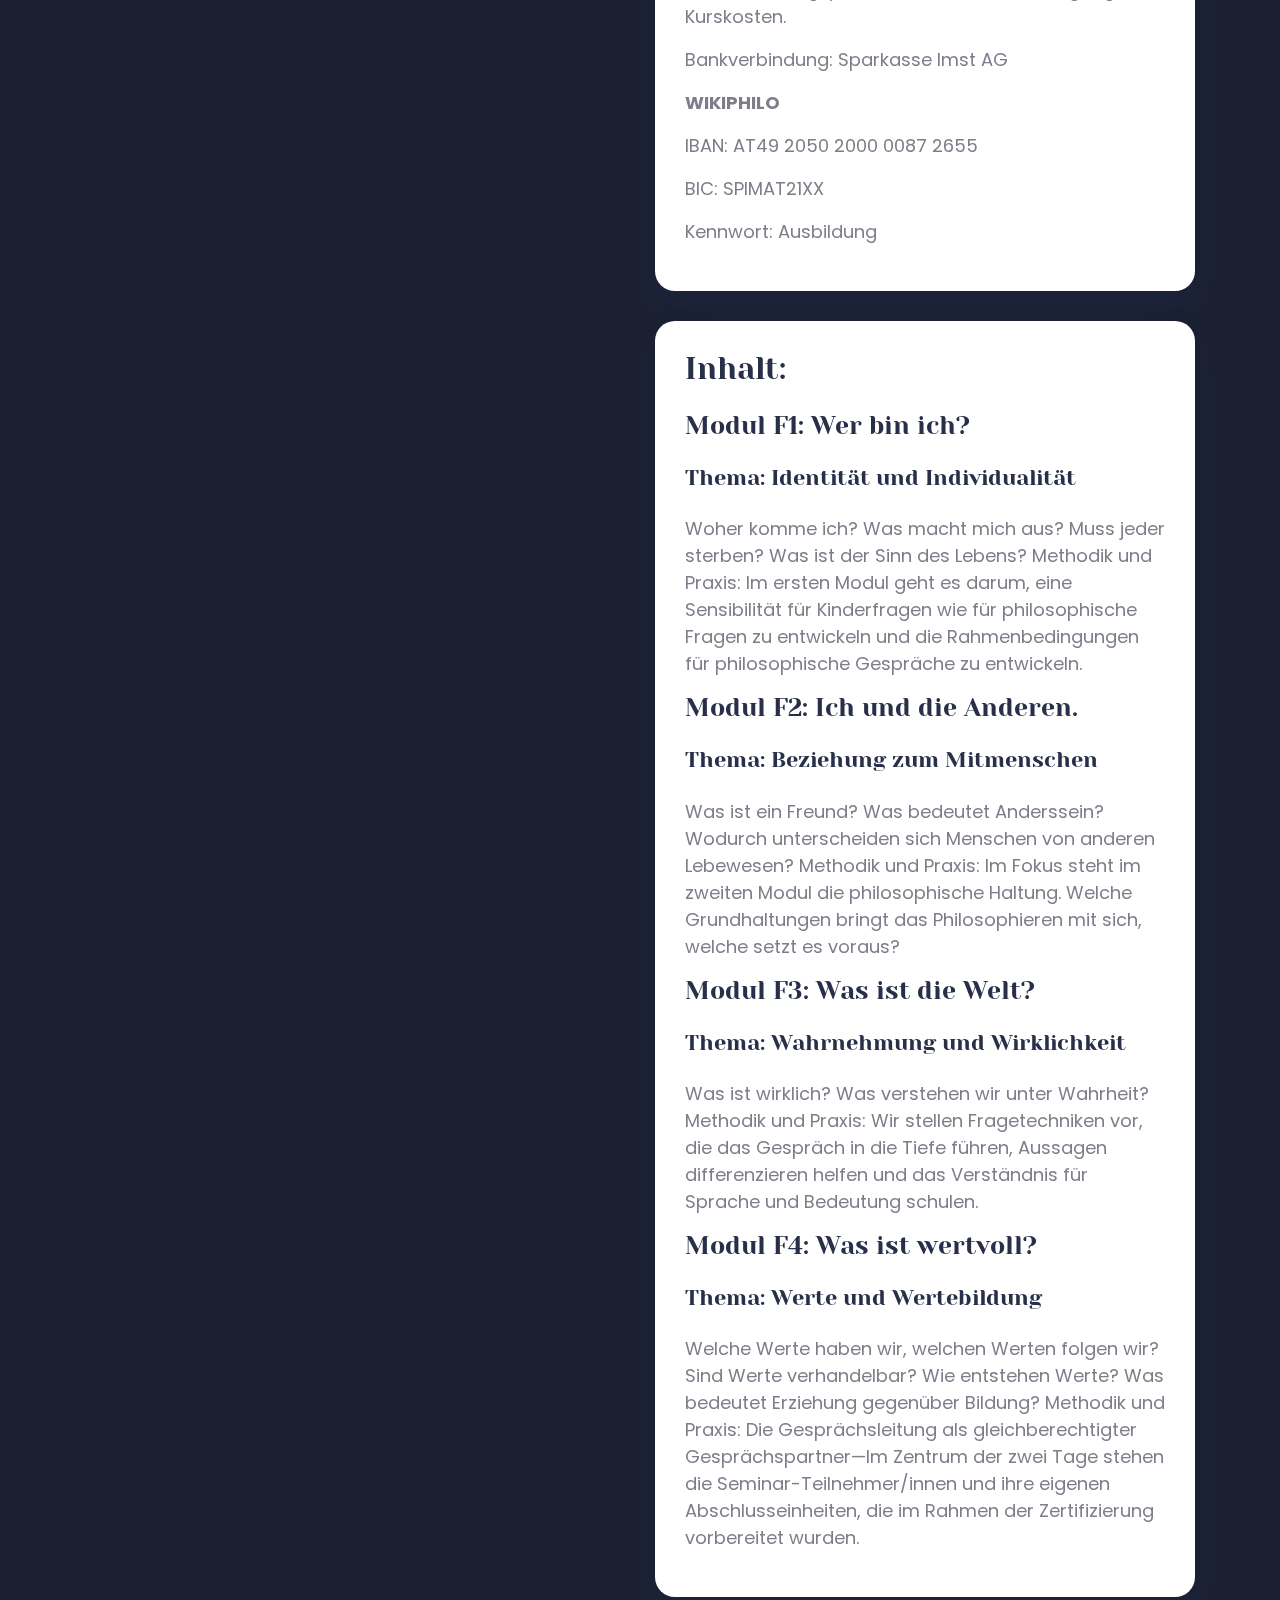
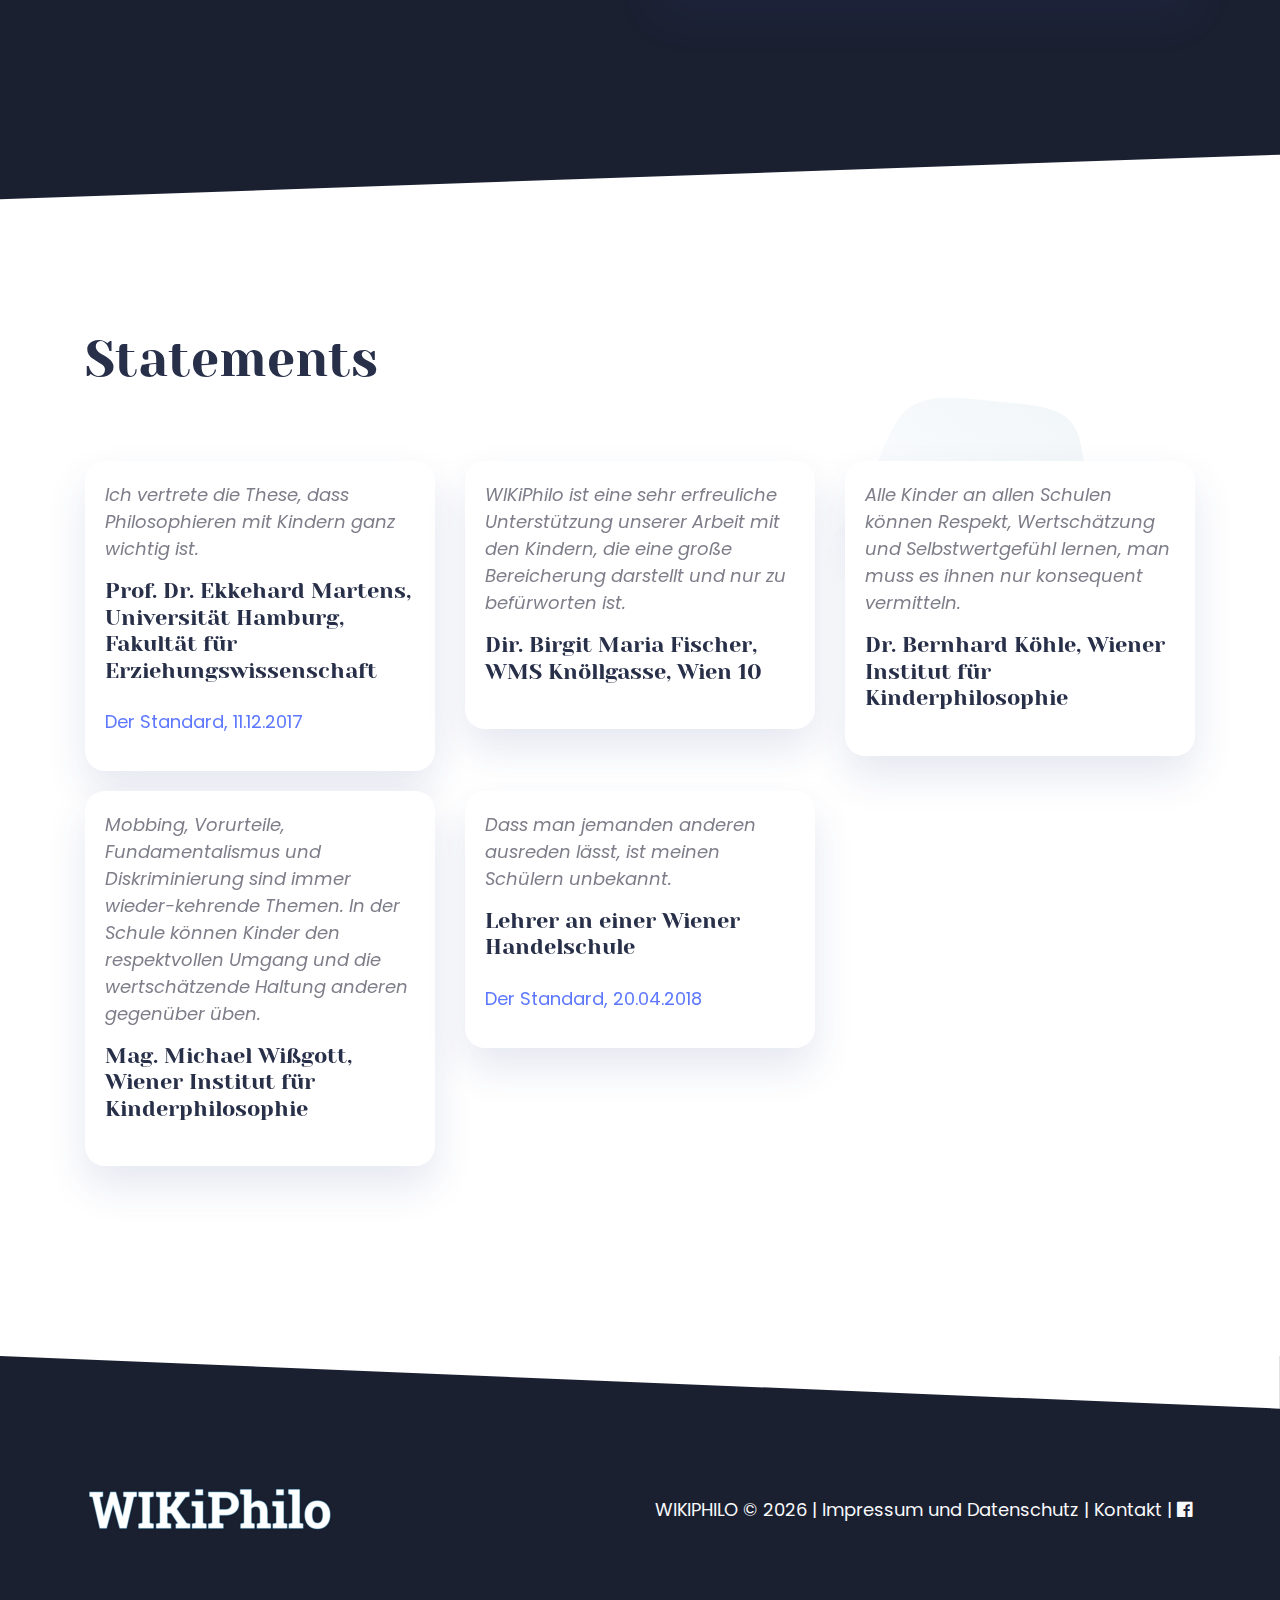
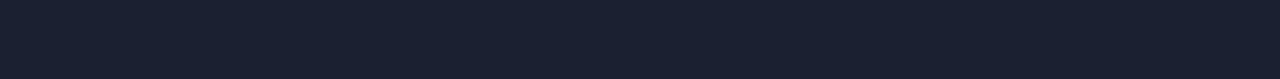
<file: weiterbildung.html>
<!DOCTYPE html>
<html lang="de">

<meta http-equiv="content-type" content="text/html;charset=UTF-8" />

<head>

    <!-- 
                              !         !          
                             ! !       ! !          
                            ! . !     ! . !          
                               ^^^^^^^^^ ^            
                             ^             ^          
                           ^  (0)       (0)  ^       
                          ^        ""         ^       
                         ^   ***************    ^     
                       ^   *                 *   ^    
                      ^   *   /\   /\   /\    *    ^   
                     ^   *                     *    ^
                    ^   *   /\   /\   /\   /\   *    ^
                   ^   *                         *    ^
                   ^  *                           *   ^
                   ^  *                           *   ^
                    ^ *                           *  ^  
                     ^*                           * ^ 
                      ^ *                        * ^
                      ^  *                      *  ^
                        ^  *       ) (         * ^
                            ^^^^^^^^ ^^^^^^^^^ 
                                HI THERE!
web/dev by https://cento.red 
 -->

    <meta name="description" content="WIKiPhilo Wiener Institut für Kinderphilosophie
 ">

    <meta name="Keywords" content="WIKiPhilo Wiener Institut für Kinderphilosophie">

    <meta name="msapplication-TileColor" content="#f1f6f9">
    <meta name="theme-color" content="#f1f6f9">
   
    <meta name="msapplication-TileColor" content="#f1f6f9">


    <!-- Twitter Card data -->
    <meta name="twitter:card" content="summary_large_image">
    <meta name="twitter:title" content="WIKiPhilo Wiener Institut für Kinderphilosophie">
    <meta name="twitter:description" content="WIKiPhilo Wiener Institut für Kinderphilosophie
 ">
    <!-- Open Graph data -->
    <meta property="og:title" content="WIKiPhilo Wiener Institut für Kinderphilosophie">
    <meta property="og:type" content="product">
    <!-- Open Graph data more here-->

    <meta property="og:description" content="WIKiPhilo Wiener Institut für Kinderphilosophie
 ">
    <meta property="og:site_name" content="wikiphilo.at">

    <title>Weiterbildung</title>

    <meta name="viewport" content="width=device-width, initial-scale=1" />
    <meta name="viewport" content="width=device-width, initial-scale=1, maximum-scale=1" />
    <link rel="stylesheet" href="plugins/font-awesome/css/font-awesome.min.css" />
    <link href="css/main.css" rel="stylesheet" />
    <link rel="icon" href="img/favicon.png" type="image/x-icon" />



</head>

<body>
    <nav class="navbar navbar-expand-lg fixed-top">
        <div class="container">
            <a href="index.html" class="navbar-brand">
                <img src="/img/logo-small.png" alt="site-logo">
            </a>
            <button type="button" class="navbar-toggler collapsed" data-toggle="collapse" data-target="#navbarCollapse">
                <span class="navbar-toggler-icon"></span>
                <span class="navbar-toggler-icon"></span>
                <span class="navbar-toggler-icon"></span>
            </button>

            <div class="collapse navbar-collapse justify-content-between" id="navbarCollapse">
                <ul class="nav navbar-nav main-navigation my-0 mx-auto">


                    <li class="nav-item">
                        <a href="index.html" class="nav-link text-dark text-sm-center p-2 scroll">Home</a>
                    </li>

                    <li class="nav-item">
                        <a href="angebote.html" class="nav-link text-dark text-sm-center p-2 scroll">Angebote</a>
                    </li>

                    <li class="nav-item">
                        <a href="weiterbildung.html"
                            class="nav-link text-dark text-sm-center p-2 scroll">Weiterbildung</a>
                    </li>

                    <li class="nav-item">
                        <a href="team.html" class="nav-link text-dark text-sm-center p-2 scroll">Das Team</a>
                    </li>

                    <li class="nav-item">
                        <a href="kontakt.html" class="nav-link text-dark text-sm-center p-2 scroll">Kontakt</a>
                    </li>
                </ul>
            </div>
        </div>
    </nav>

    <div id="content" style="padding-top: 140px; ">


        <section class="section resume" id="resume" >
            <div class="resume__background"></div>
            <div class="container">
                <div class="row">
                    <div class="col-lg-6">
                        <div class="resume__heading">
                            <div class="text-light">

                                <h2 id="my-expertises">Weiterbildung</h2>

                                <h3>Workshop</h3> <h4 class="text-light">Ausbildung zur Gesprächsleitung:<br />Philosophieren mit Kindern und Jugendlichen in Kindergarten und Schule</h4> 
                                <p>In der Ausbildung wird nach der bewährten Methode der Münchner Akademie für Philosophie und Wertevermittlung des Bildungswerkes der bayrischen Wirtschaft von zertifizierten TrainerInnen des Wiener Institutes für Kinderphilosophie durchgeführt.</p> 
                                <p><a target="_blank" href="https://kinder-philosophieren.de/akademie-kinder-philosophieren/"><img alt="Akademie für Philosophische Bildung und WerteDialog" src="img/logo/logo-Akademie-fuer-Philosophische-Bildung-und-WerteDialog.jpg" width="360" height="110"/></a>

                            </div>


                        </div>
                    </div>
                    <div class="col-lg-6">
                        <div class="tab-content ">
                            <div class="resume__education tab-pane active" id="education">


                                <div class="resume__education_item">
                                    
                                    <h3 id="master-in-arts">Wo:</h3>
                                    <h5>Nachbarschaftszentrum 8 Josefstadt</h5>
                                    <p>Florianigasse 24</p>
                                    <p>1080 Wien</p>
                                   

                                </div>

                                <div class="resume__education_item">
                                    <h3 id="master-in-arts">Wann:</h3>
                                    <h4>Workshop 2021/22</h4>
                                    <p>Modul F1: 06. und 07. November 2021</p>
                                    <p>Modul F2: 04. und 05. Dezember 2021</p>
                                    <p>Modul F3: 22. und 23. Jänner 2022</p>
                                    <p>Modul F4: 26. und 27. Februar 2022</p>
                                    <h5>Jeweils 9.00 bis 17.00 Uhr</h5>
                                </div>

                                <div class="resume__education_item">
                                    <h3 id="master-in-arts">Wie:</h3>
                                    <p>Gruppengröße 8 – 12 Personen, 2 Trainer, 64 Unterrichtseinheiten</p>

                                </div>

                                <div class="resume__education_item">
                                    <h3 id="master-in-arts">Kosten:</h3>
                                    <p>1080,- Euro</p>

                                </div>
                                <div class="resume__education_item">
                                    <h3 id="master-in-arts">Anmeldung:</h3>
                                    <p>Die Anmeldung erfolgt nach Zusendung der persönlichen Daten per E-Mail an: <a href="mailto:office@wikiphilo.at">office@wikiphilo.at</a> </p>
                                    <p>Der Ausbildungsplatz ist reserviert nach Eingang der Kurskosten.</p>
                                    <p>Bankverbindung: Sparkasse Imst AG</p>
                                    <p> <b>WIKIPHILO</b> </p>
                                    <p>IBAN: AT49 2050 2000 0087 2655</p>
                                    <p>BIC: SPIMAT21XX</p>
                                    <p>Kennwort: Ausbildung</p>

                                </div>
                                
                                <div class="resume__education_item">
                                    <h3 id="master-in-arts">Inhalt:</h3>
                                    <h4>Modul F1: Wer bin ich?</h4>
                                    <h5>Thema: Identität und Individualität</h5>
                                    <p>Woher komme ich? Was macht mich aus? Muss jeder sterben? Was ist der Sinn des Lebens? Methodik und Praxis: Im ersten Modul geht es darum, eine Sensibilität für Kinderfragen wie für philosophische Fragen zu entwickeln und die Rahmenbedingungen für philosophische Gespräche zu entwickeln.</p>
                                    <h4>Modul F2: Ich und die Anderen.</h4>
                                    <h5>Thema: Beziehung zum Mitmenschen</h5>
                                    <p>Was ist ein Freund? Was bedeutet Anderssein? Wodurch unterscheiden sich Menschen von anderen Lebewesen? Methodik und Praxis:  Im Fokus steht im zweiten Modul die philosophische Haltung. Welche Grundhaltungen bringt das Philosophieren mit sich, welche setzt es voraus?</p>
                                    <h4>Modul F3: Was ist die Welt?</h4>
                                    <h5>Thema: Wahrnehmung und Wirklichkeit</h5>
                                    <p>Was ist wirklich? Was verstehen wir unter Wahrheit?
                                    Methodik und Praxis:  Wir stellen Fragetechniken vor, die das Gespräch in die Tiefe führen, Aussagen differenzieren helfen und das Verständnis für Sprache und Bedeutung schulen.</p>
                                    <h4>Modul F4: Was ist wertvoll?</h4>
                                    <h5>Thema: Werte und Wertebildung</h5>
                                    <p>Welche Werte haben wir, welchen Werten folgen wir? Sind Werte verhandelbar? Wie entstehen Werte? Was bedeutet Erziehung gegenüber Bildung? Methodik und Praxis:  Die Gesprächsleitung als gleichberechtigter Gesprächspartner—Im Zentrum der zwei Tage stehen die Seminar-Teilnehmer/innen und ihre eigenen Abschlusseinheiten, die im Rahmen der Zertifizierung vorbereitet wurden.</p>

                                </div>

                            </div>
                        </div>
                    </div>
                </div>
                
            </div>
         
        </section>
        <section class="section blog-preview" id="blog">
            <div class="blog-preview__shape">
                <img src="img/background/blog-shape.svg" alt="blog shape" />
            </div>
            <div class="container">
                <div class="row mb-5">
                    <div class="col-lg-6">
                        <div class="blog-preview__header">

                            <h2 id="recent-article">Statements</h2>

                        </div>
                    </div>

                </div>

                <div class="row">

                  
                    <div class="col-lg-4">
                        <div class="blog-preview__item">

                            <div class="blog-preview__item-content bg-white">
                                    <p> <i>Ich vertrete die These, dass Philosophieren mit Kindern ganz wichtig ist.</i> </p>
                                      <h5>Prof. Dr. Ekkehard Martens, Universität Hamburg, Fakultät für Erziehungswissenschaft</h5>
                                      <p><a href="https://derstandard.at/2000069944416/Philosoph-Unsere-mediale-Wirklichkeit-verfuehrt-zum-Bullshit" target="_blank">Der Standard, 11.12.2017</a></p>
                                    </div>
                        </div>
                    </div>

                    <div class="col-lg-4">
                        <div class="blog-preview__item">

                            <div class="blog-preview__item-content bg-white">
                                     <p> <i>WIKiPhilo ist eine sehr erfreuliche Unterstützung unserer Arbeit mit den Kindern, die eine große Bereicherung darstellt und nur zu befürworten ist.</i> </p>
                                     <h5>Dir. Birgit Maria Fischer, WMS Knöllgasse, Wien 10</h5>
                                    </div>
                        </div>
                    </div>
                    <div class="col-lg-4">
                        <div class="blog-preview__item">

                            <div class="blog-preview__item-content bg-white">
                                     <p> <i>Alle Kinder an allen Schulen können Respekt, Wertschätzung und Selbstwertgefühl lernen, man muss es ihnen nur konsequent vermitteln.</i> </p>
                                      <h5>Dr. Bernhard Köhle, Wiener Institut für Kinderphilosophie</h5>
                                      
                                    </div>
                        </div>
                    </div>
                    <div class="col-lg-4">
                        <div class="blog-preview__item">

                            <div class="blog-preview__item-content bg-white">
                                     <p> <i>Mobbing, Vorurteile, Fundamentalismus und Diskriminierung sind immer wieder-kehrende Themen. In der Schule können Kinder den respektvollen Umgang und die wertschätzende Haltung anderen gegenüber üben.</i> </p>
                                      <h5>Mag. Michael Wißgott, Wiener Institut für Kinderphilosophie</h5>
                                      
                                    </div>
                        </div>
                    </div>
                    <div class="col-lg-4">
                        <div class="blog-preview__item">

                            <div class="blog-preview__item-content bg-white">
                                    <p> <i>Dass man jemanden anderen ausreden lässt, ist meinen Schülern unbekannt.</i> </p>
                                      <h5>Lehrer an einer Wiener Handelschule</h5>
                                      <p><a href="https://derstandard.at/2000078304751/Lehrer-Das-Zeug-im-Buch-das-verstehen-sie-nicht" target="_blank">Der Standard, 20.04.2018</a></p>
                                    </div>
                        </div>
                    </div>



                </div>
            </div>

        </section>
      
       
        </div>


 


    </div>
    <section class="footer" id="contact">
        <div class="footer__background_shape">
            <svg viewBox="0 0 1920 79">
                <path d="M0 0h1920v79L0 0z" data-name="Path 1450" />
            </svg>
        </div>
        <div class="container">

            <div class="row footer__widget">
                <div class="col-lg-6">
                    <div class="footer__widget_logo mb-5">
                        <img src="/img/logo-small.png" alt="widget-logo">
                    </div>
                </div>
                <div class="col-lg-6">
                    <div class="footer__footer_copy text-light" >
                        <p> <a class="footer-link" href="https://wikiphilo.at" title="Home">WIKIPHILO</a> ©
                            <script>document.write(new Date().getFullYear());</script> | <a class="footer-link" href="impressum.html"
                                title="Impressum">Impressum und Datenschutz</a> | <a class="footer-link" href="kontakt.html"
                                title="Kontakt">Kontakt</a> | <a class="footer-link" href="https://www.facebook.com/WikiphiloAT/"
                                title="FB"><i class="fa fa-facebook-official" aria-hidden="true"></i></a>
                        </p>
                    </div>
                </div>

            </div>

        </div>
    </section>
    <script src="plugins/jQuery/jquery.min.js"></script>
    <script src="plugins/bootstrap/bootstrap.min.js"></script>

</body>

</html>
</file>
<file: css/essential_audio.css>
@charset "UTF-8";

/********** Essential Audio Player CSS **********/



/****************************************/
/*                                      */
/*         Section 1: The Looks         */
/*                                      */
/****************************************/


/* 1. The Main Container */
div.essential_audio {
	position: relative;
	z-index: 0;
	width: 100%;
}


/* 2. The Player Button – General */
div.essential_audio > div:nth-child(1) div {
	width: 28px;
	height: 28px;
	margin-top: -13px;
	border-radius: 14px;
	background-color: #000;
}
div.essential_audio > div:nth-child(1) div:after {
	position: absolute;
	top: 2px;
	left: 2px;
	width: 24px;
	height: 24px;
}
/* Set here how much the button exceeds the horizontal track limits: */
/* This must not be deleted! (but can be changed, of course) */
:root {
	--button-protrusion: 4px;
}

/* 2.a) The Player Button – Off */
div.essential_audio > div:nth-child(1) div.off:after {
	content: url("data:image/svg+xml; utf8, <svg xmlns=\"http://www.w3.org/2000/svg\" viewBox=\"0 0 30 30\"><polygon fill=\"%23FFF\" points=\"10,6.9 10,23.1 24,15\" /></svg>");
}

/* 2.b) The Player Button – Loading */
div.essential_audio > div:nth-child(1) div.load:after {
	content: url("data:image/svg+xml; utf8, <svg xmlns=\"http://www.w3.org/2000/svg\" viewBox=\"0 0 30 30\"><circle opacity=\"0.64\" fill=\"%23FFFFFF\" cx=\"6.5\" cy=\"18.5\" r=\"2\"/><circle opacity=\"0.76\" fill=\"%23FFFFFF\" cx=\"6.5\" cy=\"11.5\" r=\"2\"/><circle opacity=\"0.88\" fill=\"%23FFFFFF\" cx=\"11.5\" cy=\"6.5\" r=\"2\"/><circle fill=\"%23FFFFFF\" cx=\"18.5\" cy=\"6.5\" r=\"2\"/><circle opacity=\"0.16\" fill=\"%23FFFFFF\" cx=\"23.5\" cy=\"11.5\" r=\"2\"/><circle opacity=\"0.28\" fill=\"%23FFFFFF\" cx=\"23.5\" cy=\"18.5\" r=\"2\"/><circle opacity=\"0.4\" fill=\"%23FFFFFF\" cx=\"18.5\" cy=\"23.4\" r=\"2\"/><circle opacity=\"0.52\" fill=\"%23FFFFFF\" cx=\"11.5\" cy=\"23.4\" r=\"2\"/></svg>");
	animation: audio_load_rotate 1s infinite linear;
}
@keyframes audio_load_rotate {
	from { transform: rotate(0deg); }
	to { transform: rotate(360deg); }
}

/* 2.c) The Player Button – Playing */
div.essential_audio > div:nth-child(1) div.play {
	background-color: #000!important;
}
div.essential_audio > div:nth-child(1) div.play:after {
	content: url("data:image/svg+xml; utf8, <svg xmlns=\"http://www.w3.org/2000/svg\" viewBox=\"0 0 30 30\"><rect fill=\"%23FFF\" x=\"17\" y=\"8\" width=\"3\" height=\"14\" /><rect fill=\"%23FFF\" x=\"10\" y=\"8\" width=\"3\" height=\"14\" /></svg>");
}

/* 2.d) The Player Button – Dragging */
div.essential_audio > div:nth-child(1) div.drag {
	transition: left 0s!important;
}

/* 2.e) The Player Button – Error */
div.essential_audio > div:nth-child(1) div.error {
	background-color: rgba(0,0,0,0.35)!important;
}
div.essential_audio > div:nth-child(1) div.error:after {
	content: url("data:image/svg+xml; utf8, <svg xmlns=\"http://www.w3.org/2000/svg\" viewBox=\"0 0 30 30\"><path fill=\"%23FFF\" d=\"M13.9,18.6c0-0.3,0-0.5,0-0.9c0-1.6,0.6-2.9,2.1-3.9l1.1-0.8c0.9-0.6,1.3-1.5,1.3-2.4c0-1.5-1-2.8-3-2.8c-2.2,0-3.1,1.6-3.1,3.2c0,0.2,0,0.4,0,0.5L10,11.9c-0.1-0.3-0.1-0.8-0.1-1.2c0-2.3,1.7-5.1,5.5-5.1c3.5,0,5.5,2.5,5.5,5c0,2-1.1,3.4-2.5,4.3l-1.2,0.8c-0.8,0.5-1.1,1.4-1.1,2.4c0,0.1,0,0.2,0,0.5H13.9z\"/><path fill=\"%23FFF\" d=\"M15,20.8c1,0,1.8,0.8,1.8,1.8S16,24.4,15,24.4c-1,0-1.8-0.8-1.8-1.8S14,20.8,15,20.8z\"/></svg>");
}


/* 3. The Track */
div.essential_audio > div:nth-child(2) {
	height: 2px;
}
div.essential_audio > div:nth-child(2):after {
	content: "";
	position: absolute;
	z-index: 0;
	background-color: #000;
	opacity: 0.3;
	mix-blend-mode: multiply;
	top: 0px;
	left: 0px;
	width: 100%;
	height: 100%;
}


/* 4. The Loading Progress Bar */
div.essential_audio > div:nth-child(2) div {
	background-color: #666;
	mix-blend-mode: multiply;
}


/* 5. The Klick & Drag Sensor */
div.essential_audio > div:nth-child(3) {
	height: 12px;
	margin-top: -5px;
}




/****************************************/
/*                                      */
/*        Section 2: Core Values        */
/*                                      */
/****************************************/


/* 1. The Main Container + General Settings */
div.essential_audio,
div.essential_audio * {
	user-select: none;
	-webkit-tap-highlight-color: rgba(0,0,0,0);
	-webkit-overflow-scrolling: auto;
}
div.essential_audio *:focus {
	outline: none;
}


/* 2. The Player Button */
div.essential_audio > div:nth-child(1) div {
	position: absolute;
	top: 0px;
	left: 0px;
	cursor: pointer;
}

/* 2.a) Container for Player Button */
div.essential_audio > div:nth-child(1) {
	position: absolute;
	z-index: 3;
	height: 0px;
	top: 0px;
	left: calc(var(--button-protrusion) * -1);
	width: calc(100% + (2 * var(--button-protrusion)));
}


/* 3. The Track */
div.essential_audio > div:nth-child(2) {
	position: relative;
	width: 100%;
	overflow: hidden;
}


/* 4. The Loading Progress Bar */
div.essential_audio > div:nth-child(2) div {
	position: absolute;
	z-index: 1;
	width: 0%;
	height: 100%;
	top: 0px;
	left: 0px;
	transition: width 0.5s;
}


/* 5. The Klick & Drag Sensor */
div.essential_audio > div:nth-child(3) {
	position: absolute;
	z-index: 2;
	width: 100%;
	top: 0px;
	left: 0px;
}
</file>
<file: css/main.css>
@import "https://fonts.googleapis.com/css?family=Poppins:400,500,600,700,800,900|Yeseva+One&amp;display=swap"; /*!* Bootstrap v4.5.2 (https://getbootstrap.com/)
 * Copyright 2011-2020 The Bootstrap Authors
 * Copyright 2011-2020 Twitter, Inc.
 * Licensed under MIT (https://github.com/twbs/bootstrap/blob/main/LICENSE)*/
 :root {
   --blue: #007bff;
   --indigo: #6610f2;
   --purple: #6f42c1;
   --pink: #e83e8c;
   --red: #dc3545;
   --orange: #fd7e14;
   --yellow: #ffc107;
   --green: #28a745;
   --teal: #20c997;
   --cyan: #17a2b8;
   --white: #fff;
   --gray: #6c757d;
   --gray-dark: #343a40;
   --primary: #5d78ff;
   --secondary: #282f49;
   --success: #28a745;
   --info: #17a2b8;
   --warning: #ffc107;
   --danger: #dc3545;
   --light: #f8f9fa;
   --dark: #343a40;
   --bar: #f1f6f9;
   --breakpoint-xs: 0;
   --breakpoint-sm: 576px;
   --breakpoint-md: 768px;
   --breakpoint-lg: 992px;
   --breakpoint-xl: 1200px;
   --font-family-sans-serif: -apple-system, BlinkMacSystemFont, "Segoe UI",
     Roboto, "Helvetica Neue", Arial, "Noto Sans", sans-serif,
     "Apple Color Emoji", "Segoe UI Emoji", "Segoe UI Symbol", "Noto Color Emoji";
   --font-family-monospace: SFMono-Regular, Menlo, Monaco, Consolas,
     "Liberation Mono", "Courier New", monospace;
 }
 *,
 *::before,
 *::after {
   box-sizing: border-box;
 }
 html {
   font-family: sans-serif;
   line-height: 1.1;
   -webkit-text-size-adjust: 100%;
   -webkit-tap-highlight-color: transparent;
 }
 nav,
 section {
   display: block;
 }
 body {
   margin: 0;
   font-family: poppins, sans-serif;
   font-size: 1.125rem;
   font-weight: 400;
   line-height: 1.5;
   color: #7e7e8a;
   text-align: left;
   background-color: #fff;
 }
 [tabindex="-1"]:focus:not(:focus-visible) {
   outline: 0 !important;
 }
 h2,
 h3,
 h4,
 h5 {
   margin-top: 0;
   margin-bottom: 1.5rem;
 }
 p {
   margin-top: 0;
   margin-bottom: 1rem;
 }
 ul {
   margin-top: 0;
   margin-bottom: 1rem;
 }
 b {
   font-weight: bolder;
 }
 sup {
   position: relative;
   font-size: 75%;
   line-height: 0;
   vertical-align: baseline;
 }
 sup {
   top: -0.5em;
 }
 a {
   color: #5d78ff;
   text-decoration: none;
   background-color: initial;
 }
 a:hover {
   color: #1138ff;
   text-decoration: none;
 }
 
 ::-moz-selection {
   color: red;
   background: #bebebe;
 }
 
 ::selection {
   color: red;
   background: #bebebe;
 }
 img {
   vertical-align: middle;
   border-style: none;
 }
 svg {
   overflow: hidden;
   vertical-align: middle;
 }
 button {
   border-radius: 0;
 }
 button:focus {
   outline: 1px dotted;
   outline: 5px auto -webkit-focus-ring-color;
 }
 button {
   margin: 0;
   font-family: inherit;
   font-size: inherit;
   line-height: inherit;
 }
 button {
   overflow: visible;
 }
 button {
   text-transform: none;
 }
 button,
 [type="button"] {
   -webkit-appearance: button;
 }
 button:not(:disabled),
 [type="button"]:not(:disabled),
 [type="reset"]:not(:disabled),
 [type="submit"]:not(:disabled) {
   cursor: pointer;
 }
 button::-moz-focus-inner,
 [type="button"]::-moz-focus-inner {
   padding: 0;
   border-style: none;
 }
 ::-webkit-file-upload-button {
   font: inherit;
   -webkit-appearance: button;
 }
 h2,
 h3,
 h4,
 h5 {
   margin-bottom: 1.5rem;
   font-family: yeseva one, cursive;
   font-weight: 500;
   line-height: 1.2;
   color: #282f49;
 }
 h2 {
   font-size: 3.125rem;
 }
 h3 {
   font-size: 1.875rem;
 }
 h4 {
   font-size: 1.5625rem;
 }
 h5 {
   font-size: 1.375rem;
 }
 .small {
   font-size: 80%;
   font-weight: 400;
 }
 .container {
   width: 100%;
   padding-right: 15px;
   padding-left: 15px;
   margin-right: auto;
   margin-left: auto;
 }
 @media (min-width: 576px) {
   .container {
     max-width: 540px;
   }
 }
 @media (min-width: 768px) {
   .container {
     max-width: 720px;
   }
 }
 @media (min-width: 992px) {
   .container {
     max-width: 960px;
   }
 }
 @media (min-width: 1200px) {
   .container {
     max-width: 1140px;
   }
 }
 .row {
   display: flex;
   flex-wrap: wrap;
   margin-right: -15px;
   margin-left: -15px;
 }
 .col-lg-12,
 .col-lg-7,
 .col-lg-6,
 .col-lg-5,
 .col-lg-4,
 .col-12 {
   position: relative;
   width: 100%;
   padding-right: 15px;
   padding-left: 15px;
 }
 .col-12 {
   flex: 0 0 100%;
   max-width: 100%;
 }
 @media (min-width: 992px) {
   .col-lg-4 {
     flex: 0 0 33.33333333%;
     max-width: 33.33333333%;
   }
   .col-lg-5 {
     flex: 0 0 41.66666667%;
     max-width: 41.66666667%;
   }
   .col-lg-6 {
     flex: 0 0 50%;
     max-width: 50%;
   }
   .col-lg-7 {
     flex: 0 0 58.33333333%;
     max-width: 58.33333333%;
   }
   .col-lg-12 {
     flex: 0 0 100%;
     max-width: 100%;
   }
   .offset-lg-3 {
     margin-left: 25%;
   }
 }
 .was-validated
   .custom-control-input:valid:focus:not(:checked)
   ~ .custom-control-label::before,
 .custom-control-input.is-valid:focus:not(:checked)
   ~ .custom-control-label::before {
   border-color: #28a745;
 }
 .was-validated
   .custom-control-input:invalid:focus:not(:checked)
   ~ .custom-control-label::before,
 .custom-control-input.is-invalid:focus:not(:checked)
   ~ .custom-control-label::before {
   border-color: #dc3545;
 }
 .btn:not(:disabled):not(.disabled) {
   cursor: pointer;
 }
 .btn-primary:not(:disabled):not(.disabled):active,
 .btn-primary.active:not(:disabled):not(.disabled) {
   color: #fff;
   background-color: #2a4eff;
   border-color: #1d43ff;
 }
 .btn-primary:not(:disabled):not(.disabled):active:focus,
 .btn-primary.active:not(:disabled):not(.disabled):focus {
   box-shadow: 0 0 0 0.2rem rgba(117, 140, 255, 0.5);
 }
 .btn-secondary:not(:disabled):not(.disabled):active,
 .btn-secondary.active:not(:disabled):not(.disabled) {
   color: #fff;
   background-color: #161a28;
   border-color: #111420;
 }
 .btn-secondary:not(:disabled):not(.disabled):active:focus,
 .btn-secondary.active:not(:disabled):not(.disabled):focus {
   box-shadow: 0 0 0 0.2rem rgba(72, 78, 100, 0.5);
 }
 .btn-success:not(:disabled):not(.disabled):active,
 .btn-success.active:not(:disabled):not(.disabled) {
   color: #fff;
   background-color: #1e7e34;
   border-color: #1c7430;
 }
 .btn-success:not(:disabled):not(.disabled):active:focus,
 .btn-success.active:not(:disabled):not(.disabled):focus {
   box-shadow: 0 0 0 0.2rem rgba(72, 180, 97, 0.5);
 }
 .btn-info:not(:disabled):not(.disabled):active,
 .btn-info.active:not(:disabled):not(.disabled) {
   color: #fff;
   background-color: #117a8b;
   border-color: #10707f;
 }
 .btn-info:not(:disabled):not(.disabled):active:focus,
 .btn-info.active:not(:disabled):not(.disabled):focus {
   box-shadow: 0 0 0 0.2rem rgba(58, 176, 195, 0.5);
 }
 .btn-warning:not(:disabled):not(.disabled):active,
 .btn-warning.active:not(:disabled):not(.disabled) {
   color: #212529;
   background-color: #d39e00;
   border-color: #c69500;
 }
 .btn-warning:not(:disabled):not(.disabled):active:focus,
 .btn-warning.active:not(:disabled):not(.disabled):focus {
   box-shadow: 0 0 0 0.2rem rgba(222, 170, 12, 0.5);
 }
 .btn-danger:not(:disabled):not(.disabled):active,
 .btn-danger.active:not(:disabled):not(.disabled) {
   color: #fff;
   background-color: #bd2130;
   border-color: #b21f2d;
 }
 .btn-danger:not(:disabled):not(.disabled):active:focus,
 .btn-danger.active:not(:disabled):not(.disabled):focus {
   box-shadow: 0 0 0 0.2rem rgba(225, 83, 97, 0.5);
 }
 .btn-light:not(:disabled):not(.disabled):active,
 .btn-light.active:not(:disabled):not(.disabled) {
   color: #212529;
   background-color: #dae0e5;
   border-color: #d3d9df;
 }
 .btn-light:not(:disabled):not(.disabled):active:focus,
 .btn-light.active:not(:disabled):not(.disabled):focus {
   box-shadow: 0 0 0 0.2rem rgba(216, 217, 219, 0.5);
 }
 .btn-dark:not(:disabled):not(.disabled):active,
 .btn-dark.active:not(:disabled):not(.disabled) {
   color: #fff;
   background-color: #1d2124;
   border-color: #171a1d;
 }
 .btn-dark:not(:disabled):not(.disabled):active:focus,
 .btn-dark.active:not(:disabled):not(.disabled):focus {
   box-shadow: 0 0 0 0.2rem rgba(82, 88, 93, 0.5);
 }
 .btn-outline-primary:not(:disabled):not(.disabled):active,
 .btn-outline-primary.active:not(:disabled):not(.disabled) {
   color: #fff;
   background-color: #5d78ff;
   border-color: #5d78ff;
 }
 .btn-outline-primary:not(:disabled):not(.disabled):active:focus,
 .btn-outline-primary.active:not(:disabled):not(.disabled):focus {
   box-shadow: 0 0 0 0.2rem rgba(93, 120, 255, 0.5);
 }
 .btn-outline-secondary:not(:disabled):not(.disabled):active,
 .btn-outline-secondary.active:not(:disabled):not(.disabled) {
   color: #fff;
   background-color: #282f49;
   border-color: #282f49;
 }
 .btn-outline-secondary:not(:disabled):not(.disabled):active:focus,
 .btn-outline-secondary.active:not(:disabled):not(.disabled):focus {
   box-shadow: 0 0 0 0.2rem rgba(40, 47, 73, 0.5);
 }
 .btn-outline-success:not(:disabled):not(.disabled):active,
 .btn-outline-success.active:not(:disabled):not(.disabled) {
   color: #fff;
   background-color: #28a745;
   border-color: #28a745;
 }
 .btn-outline-success:not(:disabled):not(.disabled):active:focus,
 .btn-outline-success.active:not(:disabled):not(.disabled):focus {
   box-shadow: 0 0 0 0.2rem rgba(40, 167, 69, 0.5);
 }
 .btn-outline-info:not(:disabled):not(.disabled):active,
 .btn-outline-info.active:not(:disabled):not(.disabled) {
   color: #fff;
   background-color: #17a2b8;
   border-color: #17a2b8;
 }
 .btn-outline-info:not(:disabled):not(.disabled):active:focus,
 .btn-outline-info.active:not(:disabled):not(.disabled):focus {
   box-shadow: 0 0 0 0.2rem rgba(23, 162, 184, 0.5);
 }
 .btn-outline-warning:not(:disabled):not(.disabled):active,
 .btn-outline-warning.active:not(:disabled):not(.disabled) {
   color: #212529;
   background-color: #ffc107;
   border-color: #ffc107;
 }
 .btn-outline-warning:not(:disabled):not(.disabled):active:focus,
 .btn-outline-warning.active:not(:disabled):not(.disabled):focus {
   box-shadow: 0 0 0 0.2rem rgba(255, 193, 7, 0.5);
 }
 .btn-outline-danger:not(:disabled):not(.disabled):active,
 .btn-outline-danger.active:not(:disabled):not(.disabled) {
   color: #fff;
   background-color: #dc3545;
   border-color: #dc3545;
 }
 .btn-outline-danger:not(:disabled):not(.disabled):active:focus,
 .btn-outline-danger.active:not(:disabled):not(.disabled):focus {
   box-shadow: 0 0 0 0.2rem rgba(220, 53, 69, 0.5);
 }
 .btn-outline-light:not(:disabled):not(.disabled):active,
 .btn-outline-light.active:not(:disabled):not(.disabled) {
   color: #212529;
   background-color: #f8f9fa;
   border-color: #f8f9fa;
 }
 .btn-outline-light:not(:disabled):not(.disabled):active:focus,
 .btn-outline-light.active:not(:disabled):not(.disabled):focus {
   box-shadow: 0 0 0 0.2rem rgba(248, 249, 250, 0.5);
 }
 .btn-outline-dark:not(:disabled):not(.disabled):active,
 .btn-outline-dark.active:not(:disabled):not(.disabled) {
   color: #fff;
   background-color: #343a40;
   border-color: #343a40;
 }
 .btn-outline-dark:not(:disabled):not(.disabled):active:focus,
 .btn-outline-dark.active:not(:disabled):not(.disabled):focus {
   box-shadow: 0 0 0 0.2rem rgba(52, 58, 64, 0.5);
 }
 .collapse:not(.show) {
   display: none;
 }
 .custom-control-input:focus:not(:checked) ~ .custom-control-label::before {
   border-color: #dde2ff;
 }
 .custom-control-input:not(:disabled):active ~ .custom-control-label::before {
   color: #fff;
   background-color: #fff;
   border-color: #fff;
 }
 .nav {
   display: flex;
   flex-wrap: wrap;
   padding-left: 0;
   margin-bottom: 0;
   list-style: none;
 }
 .nav-link {
   display: block;
   padding: 0.5rem 1rem;
 }
 .nav-link:hover,
 .nav-link:focus {
   text-decoration: none;
 }
 .tab-content > .tab-pane {
   display: none;
 }
 .tab-content > .active {
   display: block;
 }
 .navbar {
   position: relative;
   display: flex;
   flex-wrap: wrap;
   align-items: center;
   justify-content: space-between;
   padding: 0.5rem 1rem;
 }
 .navbar .container {
   display: flex;
   flex-wrap: wrap;
   align-items: center;
   justify-content: space-between;
 }
 .navbar-brand {
   display: inline-block;
   padding-top: 0.25390625rem;
   padding-bottom: 0.25390625rem;
   margin-right: 1rem;
   font-size: 1.40625rem;
   line-height: inherit;
   white-space: nowrap;
 }
 .navbar-brand:hover,
 .navbar-brand:focus {
   text-decoration: none;
 }
 .navbar-nav {
   display: flex;
   flex-direction: column;
   padding-left: 0;
   margin-bottom: 0;
   list-style: none;
 }
 .navbar-nav .nav-link {
   padding-right: 0;
   padding-left: 0;
 }
 .navbar-collapse {
   flex-basis: 100%;
   flex-grow: 1;
   align-items: center;
 }
 .navbar-toggler {
   padding: 0.25rem 0.75rem;
   font-size: 1.40625rem;
   line-height: 1;
   background-color: initial;
   border: 1px solid transparent;
   border-radius: 0.25rem;
 }
 .navbar-toggler:hover,
 .navbar-toggler:focus {
   text-decoration: none;
 }
 .navbar-toggler-icon {
   display: inline-block;
   width: 1.5em;
   height: 1.5em;
   vertical-align: middle;
   content: "";
   background: no-repeat 50%;
   background-size: 100% 100%;
 }
 @media (max-width: 991.98px) {
   .navbar-expand-lg > .container {
     padding-right: 0;
     padding-left: 0;
   }
 }
 @media (min-width: 992px) {
   .navbar-expand-lg {
     flex-flow: row nowrap;
     justify-content: flex-start;
   }
   .navbar-expand-lg .navbar-nav {
     flex-direction: row;
   }
   .navbar-expand-lg .navbar-nav .nav-link {
     padding-right: 0.5rem;
     padding-left: 0.5rem;
   }
   .navbar-expand-lg > .container {
     flex-wrap: nowrap;
   }
   .navbar-expand-lg .navbar-collapse {
     display: flex !important;
     flex-basis: auto;
   }
   .navbar-expand-lg .navbar-toggler {
     display: none;
   }
 }
 /* @keyframes progress-bar-stripes {
   from {
     background-position: 1rem 0;
   }
   to {
     background-position: 0 0;
   }
 } */
 .close:not(:disabled):not(.disabled):hover,
 .close:not(:disabled):not(.disabled):focus {
   opacity: 0.75;
 }
 /* @keyframes spinner-border {
   to {
     transform: rotate(360deg);
   }
 } */
 /* @keyframes spinner-grow {
   0% {
     transform: scale(0);
   }
   50% {
     opacity: 1;
     transform: none;
   }
 } */
 .bg-white {
   background-color: #fff !important;
 }
 .justify-content-between {
   justify-content: space-between !important;
 }
 .align-items-center {
   align-items: center !important;
 }
 .fixed-top {
   position: fixed;
   top: 0;
   right: 0;
   left: 0;
   z-index: 1030;
 }
 @supports (position: sticky) {
 }
 .my-0 {
   margin-top: 0 !important;
 }
 .mb-0,
 .my-0 {
   margin-bottom: 0 !important;
 }
 .mb-4 {
   margin-bottom: 1.5rem !important;
 }
 .mb-5 {
   margin-bottom: 3rem !important;
   margin-top: 2rem !important;
 }
 .p-2 {
   padding: 0.5rem !important;
 }
 .mx-auto {
   margin-right: auto !important;
 }
 .mx-auto {
   margin-left: auto !important;
   margin-right: 0 !important;
 }
 .text-center {
   text-align: center !important;
 }
 @media (min-width: 576px) {
   .text-sm-center {
     text-align: center !important;
   }
 }
 .text-light {
   color: #f8f9fa !important;
 }
 .text-dark {
   color: #343a40 !important;
 }
 a.text-dark:hover,
 a.text-dark:focus {
   color: #121416 !important;
 }
 @media print {
   *,
   *::before,
   *::after {
     text-shadow: none !important;
     box-shadow: none !important;
   }
   a:not(.btn) {
     text-decoration: underline;
   }
   img {
     page-break-inside: avoid;
   }
   p,
   h2,
   h3 {
     orphans: 3;
     widows: 3;
   }
   h2,
   h3 {
     page-break-after: avoid;
   }
   @page {
     size: a3;
   }
   body {
     min-width: 992px !important;
   }
   .container {
     min-width: 992px !important;
   }
   .navbar {
     display: none;
   }
 }
 * {
   transition: all 0.3s ease;
 }
 a.text-dark:hover {
   color: #5d78ff !important;
 }
 .text-light h2,
 .text-light h3,
 .text-light p {
   color: #f8f9fa;
 }
 .section {
   padding: 20px 0;
 }

 .navbar {
   padding: 10px 0;
   /* background-color: #fff; */
   background: linear-gradient(62deg, rgba(241,246,249,1) 30%, rgba(255,255,255,1) 100%);
   transition: all 0.3s ease;
 }
 @media (max-width: 991px) {
   .navbar {
     background: linear-gradient(62deg, rgba(255,255,255,1) 30%, rgba(241,246,249,1) 100%);
   }
 }
 @media (max-width: 991px) {
   .navbar {
     padding: 5px 15px;
     /* margin: 10px 10px 0; */
     /* border-radius: 5px; */
   }
 }
 @media (max-width: 991px) {
   .navbar .navbar-brand img {
     width: 80%;
   }
 }
 @media (max-width: 991px) {
   .navbar .navbar-toggler {
     outline: 0;
     padding: 0;
   }
   .navbar .navbar-toggler-icon {
     height: 2px;
     width: 25px;
     transition: all 0.2s;
     background: #5d78ff;
     display: block;
   }
   .navbar .navbar-toggler-icon:not(:last-child) {
     margin-bottom: 5px;
   }
   .navbar .navbar-toggler-icon:nth-child(1) {
     transform: rotate(45deg);
     transform-origin: 10% 10%;
   }
   .navbar .navbar-toggler-icon:nth-child(2) {
     opacity: 0;
     filter: alpha(opacity=0);
   }
   .navbar .navbar-toggler-icon:nth-child(3) {
     transform: rotate(-45deg);
     transform-origin: 10% 90%;
   }
   .navbar .navbar-toggler.collapsed .navbar-toggler-icon:nth-child(1) {
     transform: rotate(0);
   }
   .navbar .navbar-toggler.collapsed .navbar-toggler-icon:nth-child(2) {
     opacity: 1;
     filter: alpha(opacity=1);
   }
   .navbar .navbar-toggler.collapsed .navbar-toggler-icon:nth-child(3) {
     transform: rotate(0);
   }
 }
 .hero {
   padding: 200px 0;
   position: relative;
   display: flex;
   align-items: center;
   justify-content: center;
 }
 @media (max-width: 991px) {
   .hero {
     padding: 150px 0 30px;
   }
 }
 .hero_background-svg {
   position: absolute;
   top: 0;
   left: 0;
   z-index: -1;
   width: 65%;
 }
 .hero_background-svg svg {
   width: 100%;
   height: 100%;
 }
 .hero_footer-svg {
   position: absolute;
   bottom: 20px;
   left: -130px;
   animation: move_top 5s infinite linear;
 }
 @media (max-width: 991px) {
   .hero_footer-svg {
     display: none;
   }
 }
 .hero_content {
   padding: 0 20px 0 0;
   position: relative;
 }
 @media (max-width: 991px) {
   .hero_content {
     /* text-align: center; */
     margin-bottom: 60px;
   }
 }
 .hero_content p {
   font-size: 1.40625rem;
 }
 .hero_figure {
   width: 90%;
   margin-left: auto;
   border-radius: 20px;
   position: relative;
 }
 @media (max-width: 991px) {
   .hero_figure {
     width: 100%;
   }
 }
 .hero_figure .figure-svg {
   position: absolute;
   top: -55px;
   left: 50%;
   -webkit-transform: translateX(-50%);
   transform: translateX(-50%);
   z-index: -1;
   height: 150px;
   animation: move_left 5s infinite linear;
 }
 .hero_figure .figure-svg img {
   height: 100%;
   width: 100%;
 }
 .hero_figure img {
   height: 100%;
   width: 100%;
 }
 .about {
   overflow: hidden;
 }
 .about_content {
   display: flex;
   align-items: center;
   justify-content: center;
   flex-wrap: wrap;
 }
 .about_content-thumb {
   width: 45%;
   position: relative;
 }
 @media (max-width: 991px) {
   .about_content-thumb {
     width: 100%;
   }
 }
 .about_content-thumb .about-svg {
   position: absolute;
   top: -19%;
   left: -31%;
   z-index: -1;
   height: 150px;
   animation: move_top 4s infinite;
 }
 @media (max-width: 767px) {
   .about_content-thumb .about-svg {
     top: -7%;
     left: -16%;
   }
 }
 .about_content-thumb .about-svg img {
   height: 100%;
   width: 100%;
 }
 .about_content-thumb .about_content-thumb-image img {
   height: 100%;
   width: 100%;
 }
 .about_content-inner {
   width: 55%;
   padding: 60px 50px;
   background: #1b2031;
   border-radius: 20px;
   margin-left: -60px;
   position: relative;
 }
 @media (max-width: 991px) {
   .about_content-inner {
     padding: 25px;
   }
 }
 @media (max-width: 991px) {
   .about_content-inner {
     width: 100%;
     margin-left: 0;
     margin-top: 30px;
   }
 }
 .about_content-inner-blob {
   position: absolute;
   top: -55%;
   right: -22%;
   z-index: -1;
   width: 400.369px;
   height: 362.909px;
 }
 .about_content-inner-blob svg {
   width: 140%;
 }
 @media (max-width: 767px) {
   .about_content-inner-blob {
     display: none;
   }
 }
 .portfolio {
   padding: 100px 0 135px;
 }
 @media (max-width: 991px) {
   .portfolio {
     padding: 100px 0;
   }
 }
 .portfolio-item {
   width: 50%;
   padding: 30px;
 }
 @media (max-width: 767px) {
   .portfolio-item {
     width: 100%;
     /* padding: 0; */
     margin: 0;
   }
 }

 .portfolio-item-grid {
   display: flex;
   flex-wrap: wrap;
 }
 .portfolio-item-thumb {
   transition: 0.3s ease;
   border-radius: 20px;
   width: 100%;
 }
 .portfolio-item:hover .portfolio-item-thumb {
   box-shadow: 0 20px 40px rgba(50, 65, 141, 0.12);
 }
 .resume {
   position: relative;
   margin-bottom: 100px;
   padding: 150px 0;
 }
 @media (max-width: 991px) {
   .resume {
     margin-bottom: 40px;
     padding: 100px 0;
   }
 }
 .resume__background {
   background: #1b2031;
   height: 100%;
   width: 100%;
   position: absolute;
   top: 0;
   left: 0;
   transform: skewY(-2deg);
 }
 .resume__heading {
   margin-right: 100px;
   position: sticky;
   position: -webkit-sticky;
   top: 150px;
 }
 @media (max-width: 991px) {
   .resume__heading {
     margin-right: 0;
     margin-bottom: 30px;
   }
 }
 .resume__education_item {
   background: #fff;
   padding: 30px;
   border-radius: 20px;
   margin-bottom: 30px;
   box-shadow: 0 20px 40px rgba(50, 65, 141, 0.12);
 }
 .skill {
   position: relative;
   padding: 100px 0 50px;
 }
 @media (max-width: 991px) {
   .skill {
     padding: 100px 0;
   }
 }
 .skill__background_shape {
   position: absolute;
   bottom: 2%;
   right: 2%;
   height: 300px;
   width: 300px;
 }
 .skill__background_shape svg {
   width: 100%;
 }
 @media (max-width: 991px) {
   .skill__background_shape {
     display: none;
   }
 }
 .skill__background_pattern {
   position: absolute;
   bottom: 5%;
   right: 10%;
   height: 100px;
   width: 100px;
   animation: move_top 3s infinite linear;
 }
 .skill__background_pattern img {
   height: 100%;
   width: 100%;
 }
 @media (max-width: 991px) {
   .skill__background_pattern {
     display: none;
   }
 }
 .skill__thumb {
   position: relative;
 }
 @media (max-width: 767px) {
   .skill__thumb {
     margin-bottom: 30px;
   }
 }
 .skill__thumb_pattern {
   position: absolute;
   top: -11%;
   left: -17%;
   z-index: -1;
   height: 150px;
   animation: move_top 4s infinite linear;
 }
 .skill__thumb_pattern img {
   height: 100%;
   width: 100%;
 }
 .skill__thumb_image {
   margin-right: 7%;
 }
 @media (max-width: 991px) {
   .skill__thumb_image {
     margin-right: 0;
   }
 }
 .skill__thumb_image img {
   height: 100%;
   width: 100%;
 }
 .skill__progress {
   margin-left: 40px;
 }
 @media (max-width: 991px) {
   .skill__progress {
     margin-left: 0;
     margin-top: 30px;
   }
 }
 .blog-preview {
   position: relative;
   margin-bottom: 30px;
 }
 .blog-preview__shape {
   position: absolute;
   top: 11%;
   right: 12%;
   height: 300px;
   width: 300px;
 }
 .blog-preview__shape img {
   animation: rotate 25s infinite linear;
   height: 100%;
   width: 100%;
 }
 @media (max-width: 991px) {
   .blog-preview__shape {
     display: none;
   }
 }
 .blog-preview__item {
   position: relative;
   margin-bottom: 20px;
 }
 @media (max-width: 991px) {
   .blog-preview__item {
     margin-bottom: 130px;
   }
 }
 .blog-preview__item-content {
   /* position: absolute;
   bottom: -150px;
   left: 40px; */
   padding: 20px;
   border-radius: 20px;
   box-shadow: 0 20px 40px rgba(50, 65, 141, 0.12);
 }
 @media (max-width: 991px) {
   .blog-preview__item-content {
     left: 0;
   }
 }
 .blog-preview__item-content span {
   color: #5d78ff;
   margin: 0 0 20px 40px;
   position: relative;
   display: block;
   line-height: 1;
 }
 .blog-preview__item-content span::before {
   position: absolute;
   content: "";
   top: 50%;
   left: -40px;
   height: 1px;
   width: 20px;
   background: #282f49;
   transform: translateY(-50%);
 }
 .footer {
   background: #1b2031;
   position: relative;
   margin-top: 150px;
 }
 .footer__background_shape {
   position: absolute;
   width: 100%;
   top: 0;
   left: 0;
 }
 .footer__background_shape svg {
   height: 100%;
   width: 100%;
 }
 .footer__background_shape svg path {
   fill: #fff;
 }
 @media (max-width: 575px) {
   .footer__background_shape {
     display: none;
   }
 }
 .footer__widget {
   padding: 100px 0;
   align-items: center;
   justify-content: center;
 }
 @media (max-width: 991px) {
   .footer__widget {
     text-align: center;
     padding: 50px 0;
   }
 }
 @media (max-width: 991px) {
   .section {
     padding: 50px 0;
   }
 }
 
 li::marker {
     /* unicode-bidi: isolate; */
     font-variant-numeric: tabular-nums;
     text-transform: none;
     text-indent: 0px !important;
     color: pink;
     /* text-align: start !important;
     text-align-last: start !important; */
 }
 .team-quote {
   font-style: italic;
 }
 
 .philo-intro {
   font-size: 0.9em !important; 
   font-weight: 600; 
   color: var(--primary);
 }
 .presse-title {
   color: var(--primary); 
   font-weight: 700; 
   padding-top: 2em;
 }
 
 .footer-link {
  color:#f8f9fa !important;
}
</file>
